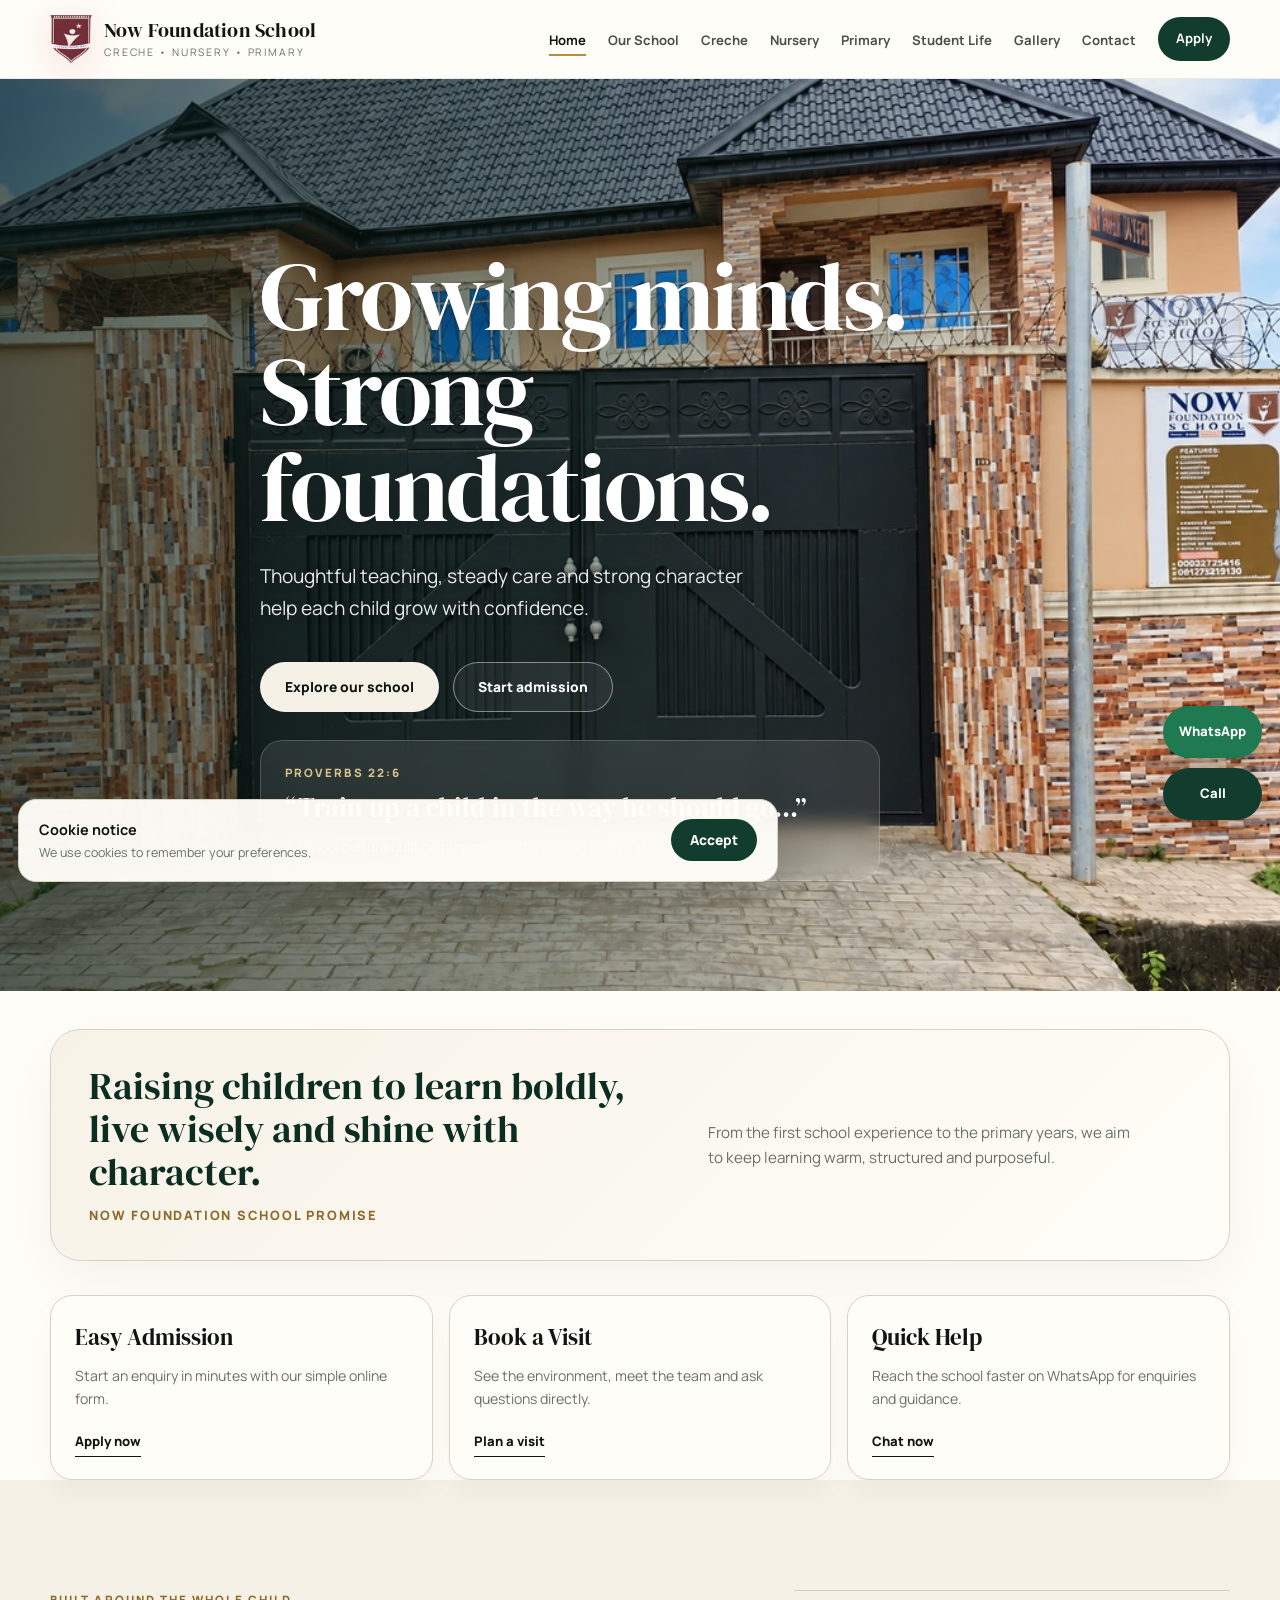
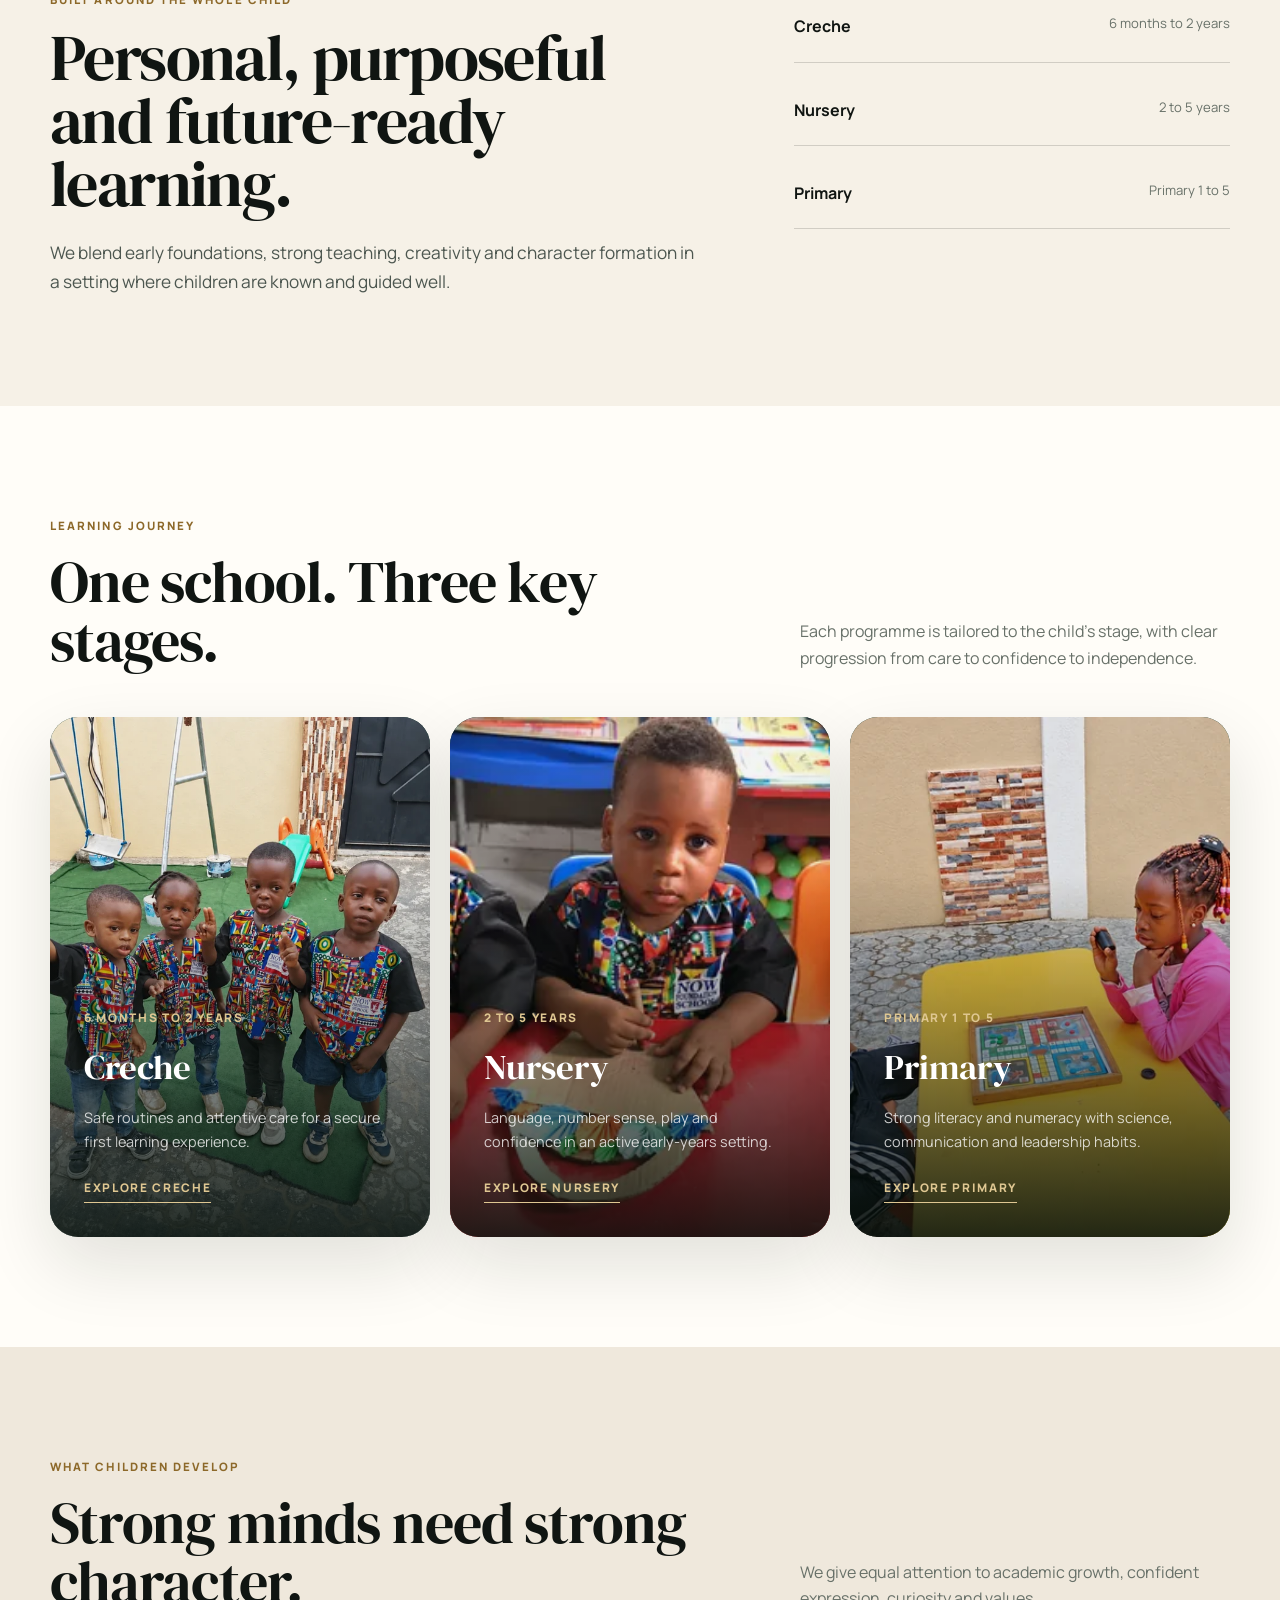
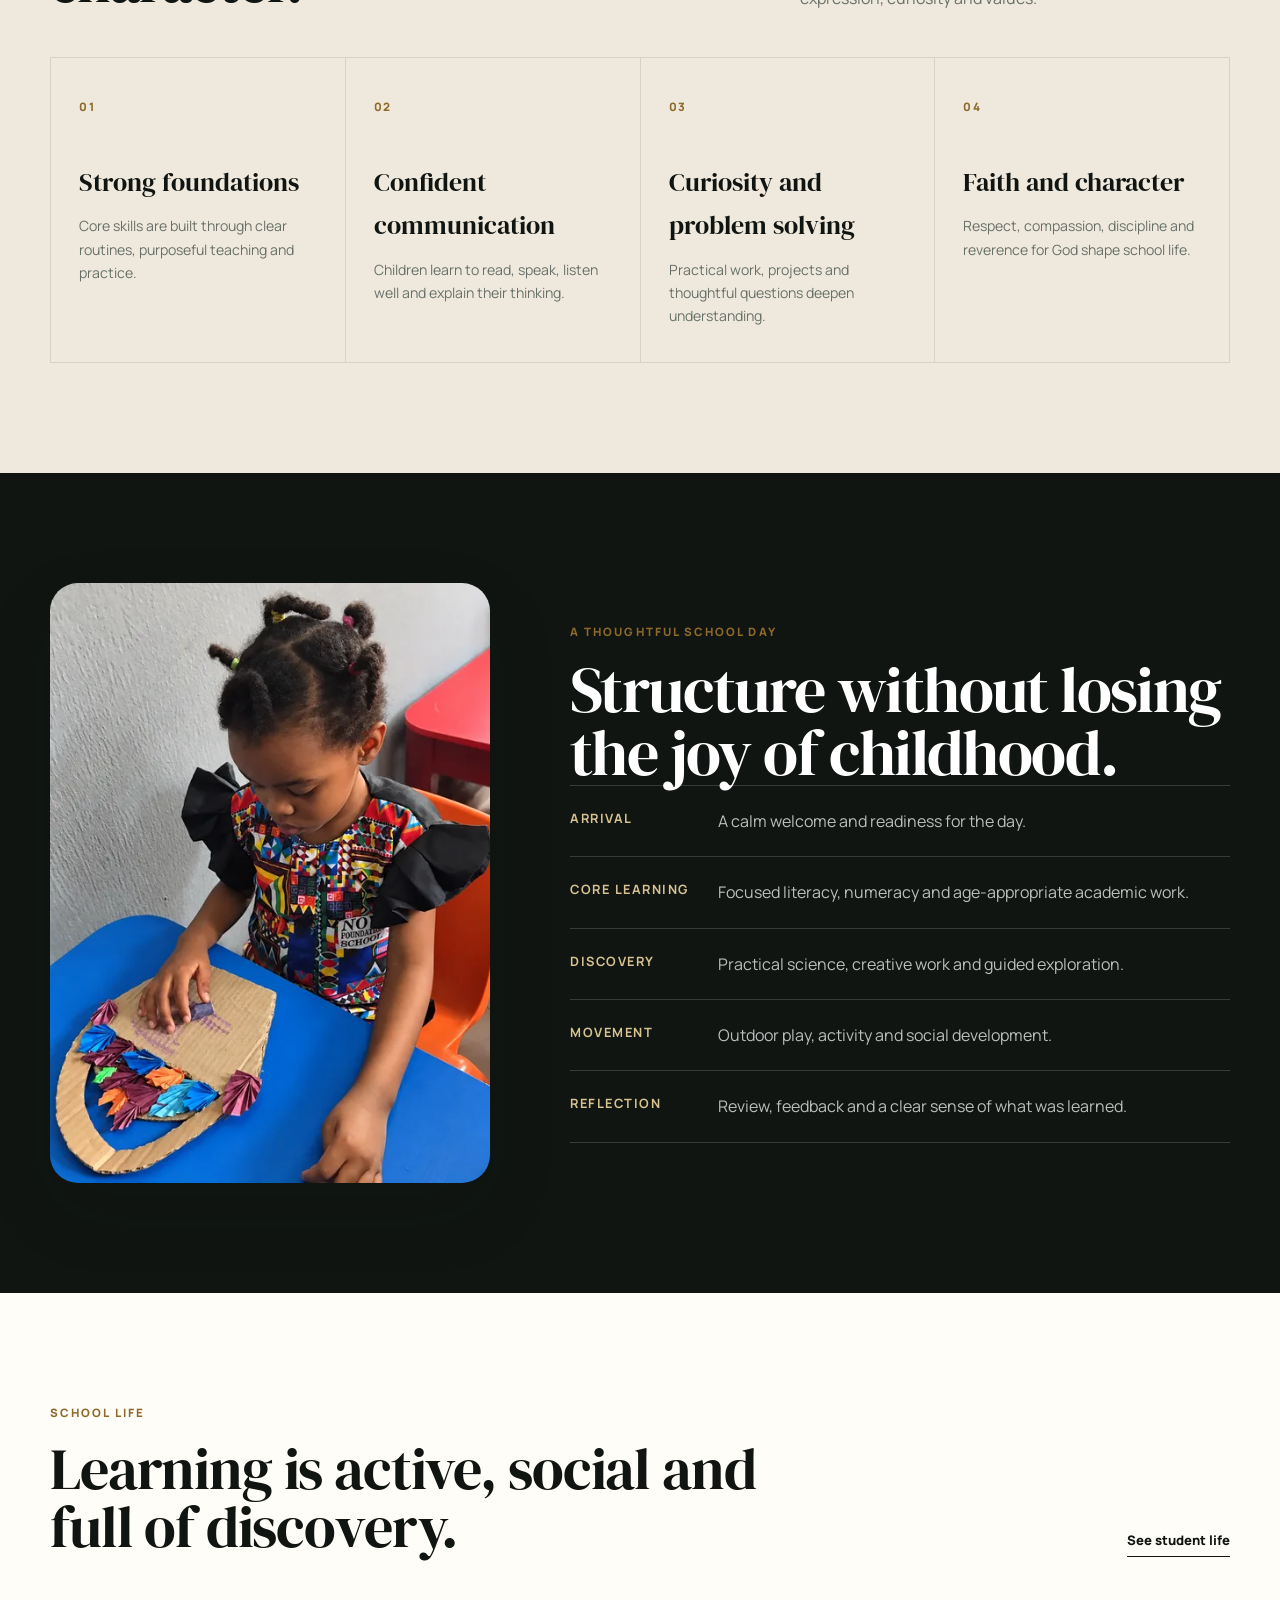
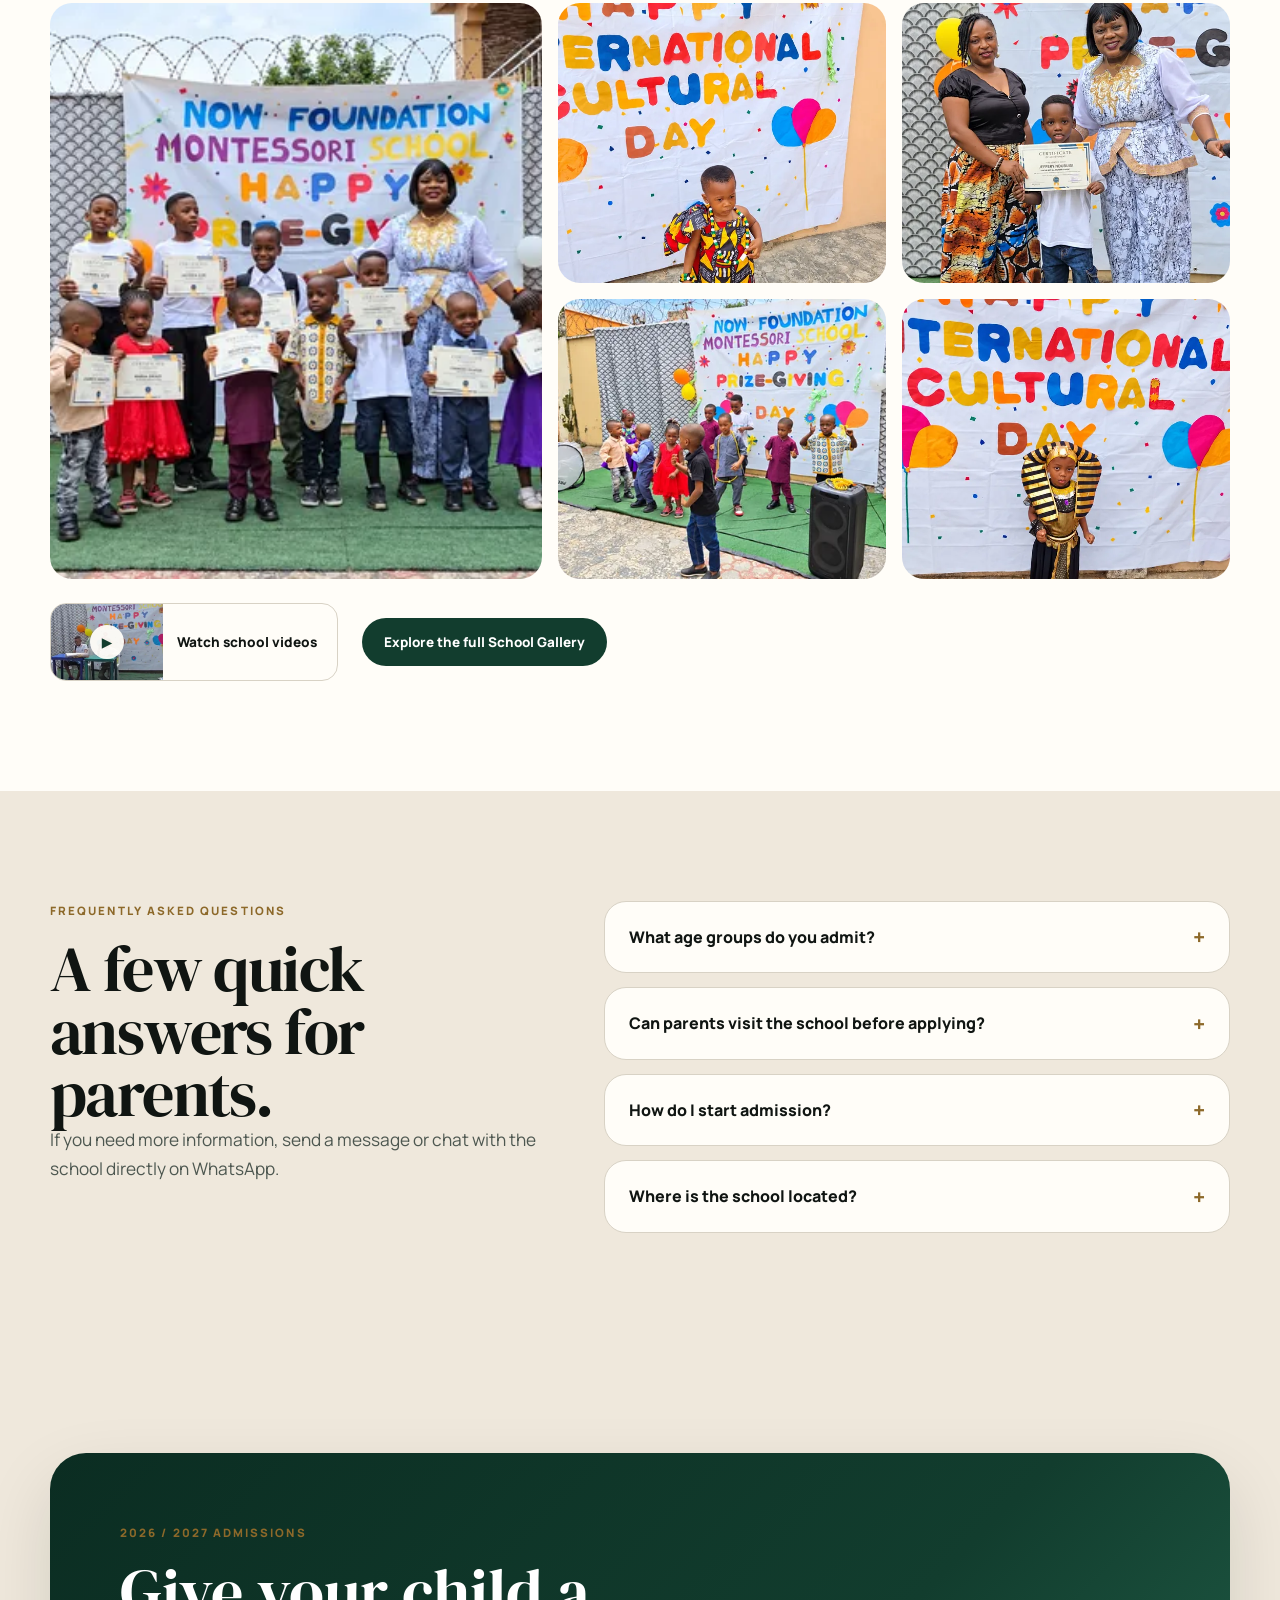
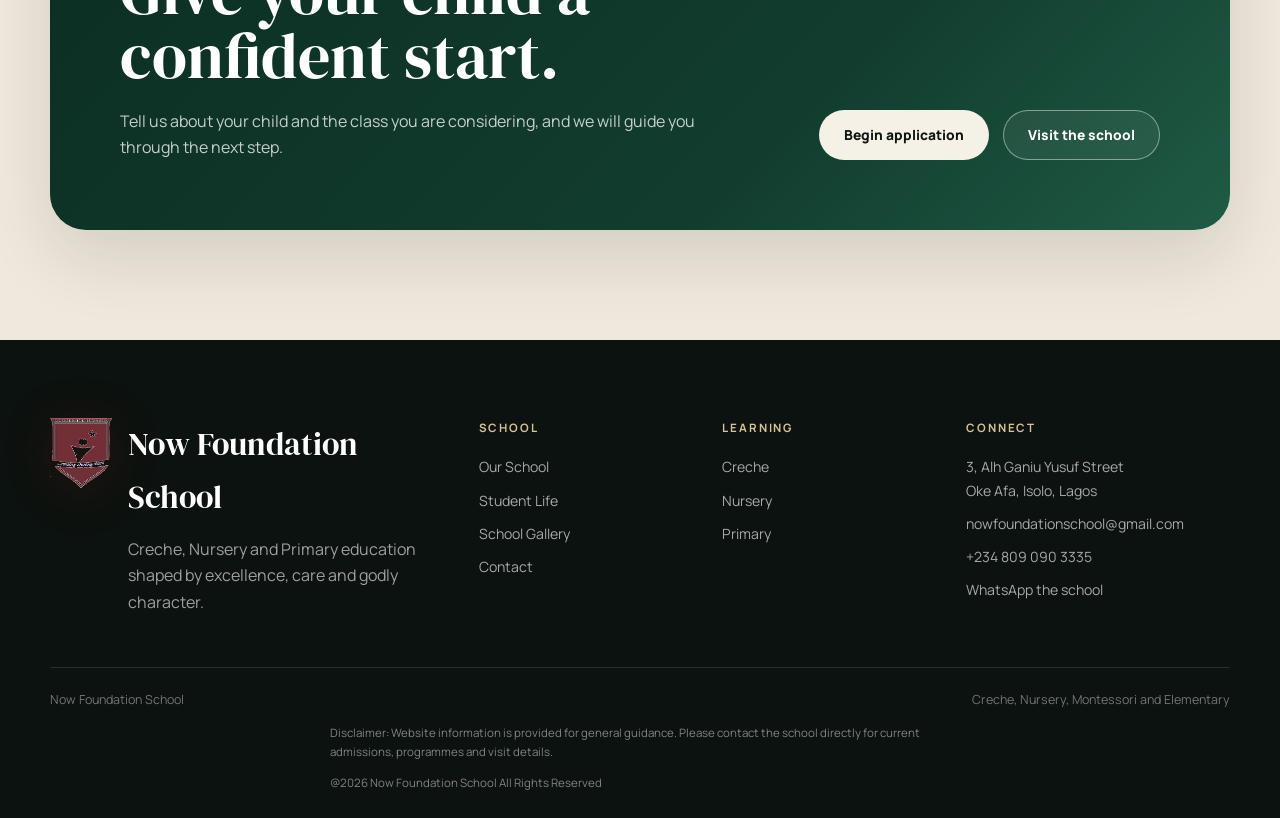
<file: index.html>
<!doctype html>
<html lang="en">
<head>
  <meta charset="utf-8">
  <meta name="viewport" content="width=device-width,initial-scale=1">
  <meta name="description" content="Now Foundation School provides child-centred Creche, Nursery and Primary education in Lagos with a nuturing environment for children to learn grow and thrive.">
  <meta name="theme-color" content="#123d2e">
  <title>Now Foundation School | Creche, Nursery and Primary in Lagos</title>
  <link rel="stylesheet" href="assets/css/site.css">
  <link rel="icon" href="assets/images/logo-symbol.png" type="image/png">
</head>
<body data-page="home">
<a class="skip-link" href="#main">Skip to main content</a>
<header class="site-header">
  <div class="container nav-shell">
    <a class="brand" href="index.html" aria-label="Now Foundation School home">
      <img class="brand-mark" src="assets/images/logo-symbol.png" alt="Now Foundation School logo">
      <span class="brand-text">
        <strong>Now Foundation School</strong>
        <span>Creche • Nursery • Primary</span>
      </span>
    </a>
    <button class="menu-button" type="button" aria-expanded="false" aria-label="Open navigation" data-menu-button><span></span></button>
    <nav class="main-nav" aria-label="Primary navigation" data-main-nav><a href="index.html" data-nav="home">Home</a><a href="about.html" data-nav="about">Our School</a><a href="creche.html" data-nav="creche">Creche</a><a href="nursery.html" data-nav="nursery">Nursery</a><a href="primary.html" data-nav="primary">Primary</a><a href="student-life.html" data-nav="student-life">Student Life</a><a href="gallery.html" data-nav="gallery">Gallery</a><a href="contact.html" data-nav="contact">Contact</a><a class="nav-cta" href="admissions.html" data-nav="admissions">Apply</a></nav>
  </div>
</header>
<main id="main">
<section class="hero">
  <div class="hero-media"><span class="media-slot" data-media-key="home_hero" aria-hidden="true"></span><div class="mobile-gate-verse"><strong class="gate-welcome">Welcome to Now Foundation School</strong><blockquote><p>&ldquo;Train up a child in the way he should go...&rdquo;</p><cite>Proverbs 22:6</cite></blockquote></div></div>
  <div class="container hero-copy">
    <h1><span>Growing minds.</span><span>Strong foundations.</span></h1>
    <p>Thoughtful teaching, steady care and strong character help each child grow with confidence.</p>
    <div class="actions"><a class="button button-primary" href="about.html">Explore our school</a><a class="button button-secondary" href="admissions.html">Start admission</a></div>
    <div class="hero-verse">
      <span>Proverbs 22:6</span>
      <strong>“Train up a child in the way he should go...”</strong>
      <p>A school culture built on purpose, guidance and godly values.</p>
    </div>
  </div>
</section>

<section class="quote-band">
  <div class="container reveal">
    <div class="quote-panel">
      <div>
        <blockquote>Raising children to learn boldly, live wisely and shine with character.</blockquote>
        <cite>Now Foundation School Promise</cite>
      </div>
      <p class="quote-note">From the first school experience to the primary years, we aim to keep learning warm, structured and purposeful.</p>
    </div>
    <div class="quick-links">
      <a class="quick-link-card" href="admissions.html"><h3>Easy Admission</h3><p>Start an enquiry in minutes with our simple online form.</p><span class="text-link">Apply now</span></a>
      <a class="quick-link-card" href="contact.html"><h3>Book a Visit</h3><p>See the environment, meet the team and ask questions directly.</p><span class="text-link">Plan a visit</span></a>
      <a class="quick-link-card" href="https://wa.me/2348090903335" target="_blank" rel="noopener"><h3>Quick Help</h3><p>Reach the school faster on WhatsApp for enquiries and guidance.</p><span class="text-link">Chat now</span></a>
    </div>
  </div>
</section>

<section class="home-intro">
  <div class="container intro-grid reveal">
    <div>
      <div class="eyebrow">Built around the whole child</div>
      <h2 class="display">Personal, purposeful and future-ready learning.</h2>
      <p class="lead">We blend early foundations, strong teaching, creativity and character formation in a setting where children are known and guided well.</p>
    </div>
    <div class="stage-stack">
      <div class="stage-row"><strong>Creche</strong><span>6 months to 2 years</span></div>
      <div class="stage-row"><strong>Nursery</strong><span>2 to 5 years</span></div>
      <div class="stage-row"><strong>Primary</strong><span>Primary 1 to 5</span></div>
    </div>
  </div>
</section>

<section class="section">
  <div class="container">
    <div class="section-head reveal"><div><div class="eyebrow">Learning journey</div><h2>One school. Three key stages.</h2></div><p>Each programme is tailored to the child's stage, with clear progression from care to confidence to independence.</p></div>
    <div class="program-grid">
      <a class="program-card reveal" href="creche.html"><span class="media-slot" data-media-key="creche_card" aria-hidden="true"></span><div class="program-card-content"><span>6 months to 2 years</span><h3>Creche</h3><p>Safe routines and attentive care for a secure first learning experience.</p><span class="text-link">Explore Creche</span></div></a>
      <a class="program-card reveal" href="nursery.html"><span class="media-slot" data-media-key="nursery_card" aria-hidden="true"></span><div class="program-card-content"><span>2 to 5 years</span><h3>Nursery</h3><p>Language, number sense, play and confidence in an active early-years setting.</p><span class="text-link">Explore Nursery</span></div></a>
      <a class="program-card reveal" href="primary.html"><span class="media-slot" data-media-key="primary_card" aria-hidden="true"></span><div class="program-card-content"><span>Primary 1 to 5</span><h3>Primary</h3><p>Strong literacy and numeracy with science, communication and leadership habits.</p><span class="text-link">Explore Primary</span></div></a>
    </div>
  </div>
</section>

<section class="section section-soft">
  <div class="container">
    <div class="section-head reveal"><div><div class="eyebrow">What children develop</div><h2>Strong minds need strong character.</h2></div><p>We give equal attention to academic growth, confident expression, curiosity and values.</p></div>
    <div class="pillars reveal">
      <div class="pillar"><span class="number">01</span><h3>Strong foundations</h3><p>Core skills are built through clear routines, purposeful teaching and practice.</p></div>
      <div class="pillar"><span class="number">02</span><h3>Confident communication</h3><p>Children learn to read, speak, listen well and explain their thinking.</p></div>
      <div class="pillar"><span class="number">03</span><h3>Curiosity and problem solving</h3><p>Practical work, projects and thoughtful questions deepen understanding.</p></div>
      <div class="pillar"><span class="number">04</span><h3>Faith and character</h3><p>Respect, compassion, discipline and reverence for God shape school life.</p></div>
    </div>
  </div>
</section>

<section class="section section-dark">
  <div class="container day-layout">
    <div class="day-image reveal"><span class="media-slot" data-media-key="home_day" aria-hidden="true"></span></div>
    <div class="reveal">
      <div class="eyebrow">A thoughtful school day</div>
      <h2 class="display">Structure without losing the joy of childhood.</h2>
      <div class="timeline">
        <div class="timeline-row"><strong>Arrival</strong><p>A calm welcome and readiness for the day.</p></div>
        <div class="timeline-row"><strong>Core learning</strong><p>Focused literacy, numeracy and age-appropriate academic work.</p></div>
        <div class="timeline-row"><strong>Discovery</strong><p>Practical science, creative work and guided exploration.</p></div>
        <div class="timeline-row"><strong>Movement</strong><p>Outdoor play, activity and social development.</p></div>
        <div class="timeline-row"><strong>Reflection</strong><p>Review, feedback and a clear sense of what was learned.</p></div>
      </div>
    </div>
  </div>
</section>

<section class="section">
  <div class="container">
    <div class="section-head reveal"><div><div class="eyebrow">School life</div><h2>Learning is active, social and full of discovery.</h2></div><a class="text-link" href="student-life.html">See student life</a></div>
    <div class="gallery-grid reveal">
      <figure><span class="media-slot" data-media-key="home_gallery_1" aria-hidden="true"></span></figure>
      <figure><span class="media-slot" data-media-key="home_gallery_2" aria-hidden="true"></span></figure>
      <figure><span class="media-slot" data-media-key="home_gallery_3" aria-hidden="true"></span></figure>
      <figure><span class="media-slot" data-media-key="home_gallery_4" aria-hidden="true"></span></figure>
      <figure><span class="media-slot" data-media-key="home_gallery_5" aria-hidden="true"></span></figure>
    </div>
    <div class="home-gallery-actions reveal"><a class="home-video-preview" href="gallery.html#videos" aria-label="Watch school videos in the gallery"><img src="public/media/images/gallery/pupils-writing-at-prize-giving.webp" alt="Two pupils taking part in a school event" loading="lazy"><span class="gallery-play" aria-hidden="true">▶</span><span>Watch school videos</span></a><a class="gallery-preview-link" href="gallery.html">Explore the full School Gallery</a></div>
  </div>
</section>

<section class="section section-soft">
  <div class="container faq-wrap">
    <div class="reveal">
      <div class="eyebrow">Frequently asked questions</div>
      <h2 class="display">A few quick answers for parents.</h2>
      <p class="lead">If you need more information, send a message or chat with the school directly on WhatsApp.</p>
    </div>
    <div class="faq-list reveal">
      <details class="faq-item"><summary>What age groups do you admit?</summary><p>We admit children into Creche, Nursery and Primary levels, depending on age and readiness.</p></details>
      <details class="faq-item"><summary>Can parents visit the school before applying?</summary><p>Yes. Parents can arrange a visit through the contact page or the quick call and WhatsApp buttons.</p></details>
      <details class="faq-item"><summary>How do I start admission?</summary><p>Use the online admission form, then the school can guide you on the next step.</p></details>
      <details class="faq-item"><summary>Where is the school located?</summary><p>3, Alh Ganiu Yusuf Street, Oke Afa, Isolo, Lagos.</p></details>
    </div>
  </div>
</section>

<section class="section section-soft"><div class="container"><div class="cta-panel reveal"><div><div class="eyebrow">2026 / 2027 admissions</div><h2>Give your child a confident start.</h2><p>Tell us about your child and the class you are considering, and we will guide you through the next step.</p></div><div class="actions"><a class="button button-primary" href="admissions.html">Begin application</a><a class="button button-secondary" href="contact.html">Visit the school</a></div></div></div></section>
</main>
<footer class="site-footer">
  <div class="container footer-grid">
    <div class="footer-brand">
      <img class="footer-mark" src="assets/images/logo-symbol.png" alt="Now Foundation School logo">
      <div>
        <h2>Now Foundation School</h2>
        <p>Creche, Nursery and Primary education shaped by excellence, care and godly character.</p>
      </div>
    </div>
    <div class="footer-col">
      <h3>School</h3>
      <a href="about.html">Our School</a>
      <a href="student-life.html">Student Life</a><a href="gallery.html">School Gallery</a>
      <a href="contact.html">Contact</a>
    </div>
    <div class="footer-col">
      <h3>Learning</h3>
      <a href="creche.html">Creche</a>
      <a href="nursery.html">Nursery</a>
      <a href="primary.html">Primary</a>
    </div>
    <div class="footer-col">
      <h3>Connect</h3>
      <p>3, Alh Ganiu Yusuf Street<br>Oke Afa, Isolo, Lagos</p>
      <a href="mailto:nowfoundationschool@gmail.com">nowfoundationschool@gmail.com</a>
      <a href="tel:+2348090903335">+234 809 090 3335</a>
      <a href="https://wa.me/2348090903335" target="_blank" rel="noopener">WhatsApp the school</a>
    </div>
  </div>
  <div class="container footer-bottom">
    <span>Now Foundation School</span>
    <span>Creche, Nursery, Montessori and Elementary</span>
  </div><p class="footer-disclaimer">Disclaimer: Website information is provided for general guidance. Please contact the school directly for current admissions, programmes and visit details.</p><p class="footer-disclaimer">@2026 Now Foundation School All Rights Reserved</p>
</footer>
<script src="assets/js/site.js"></script>
</body>
</html>
</file>
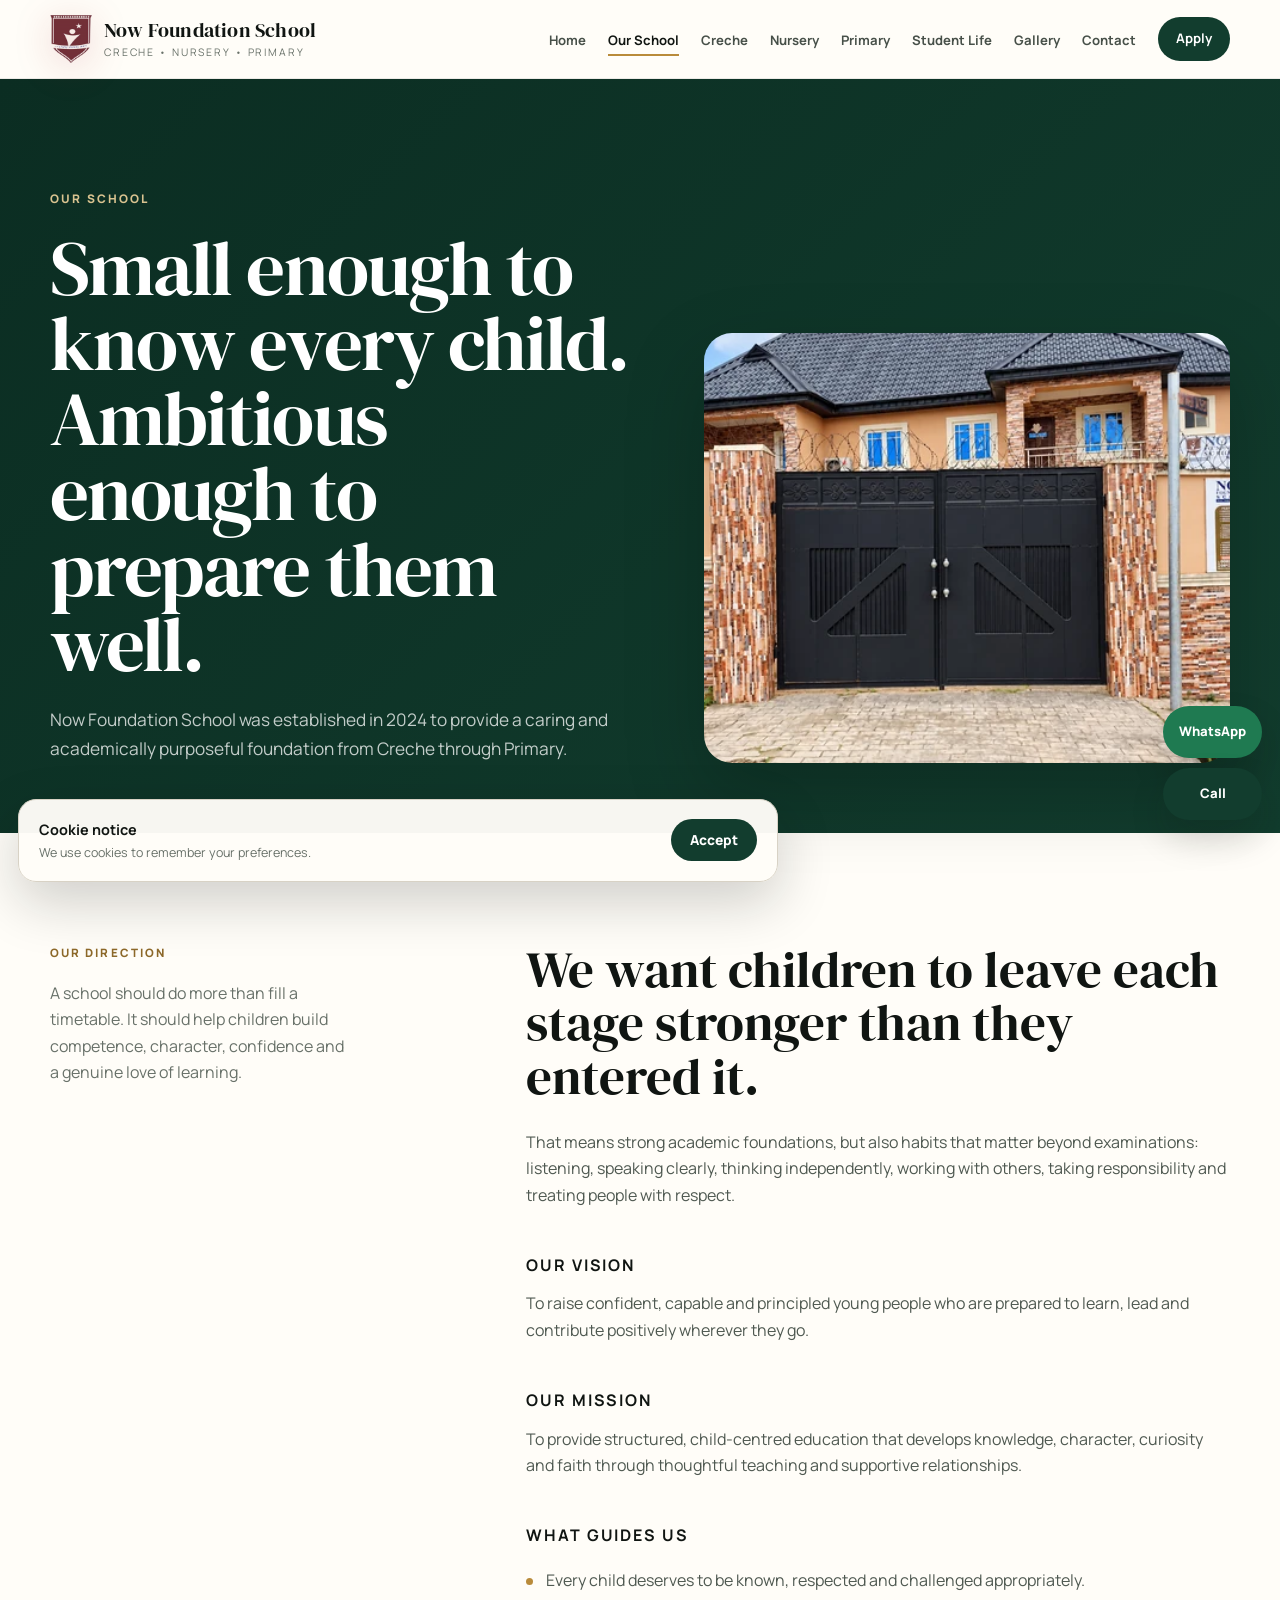
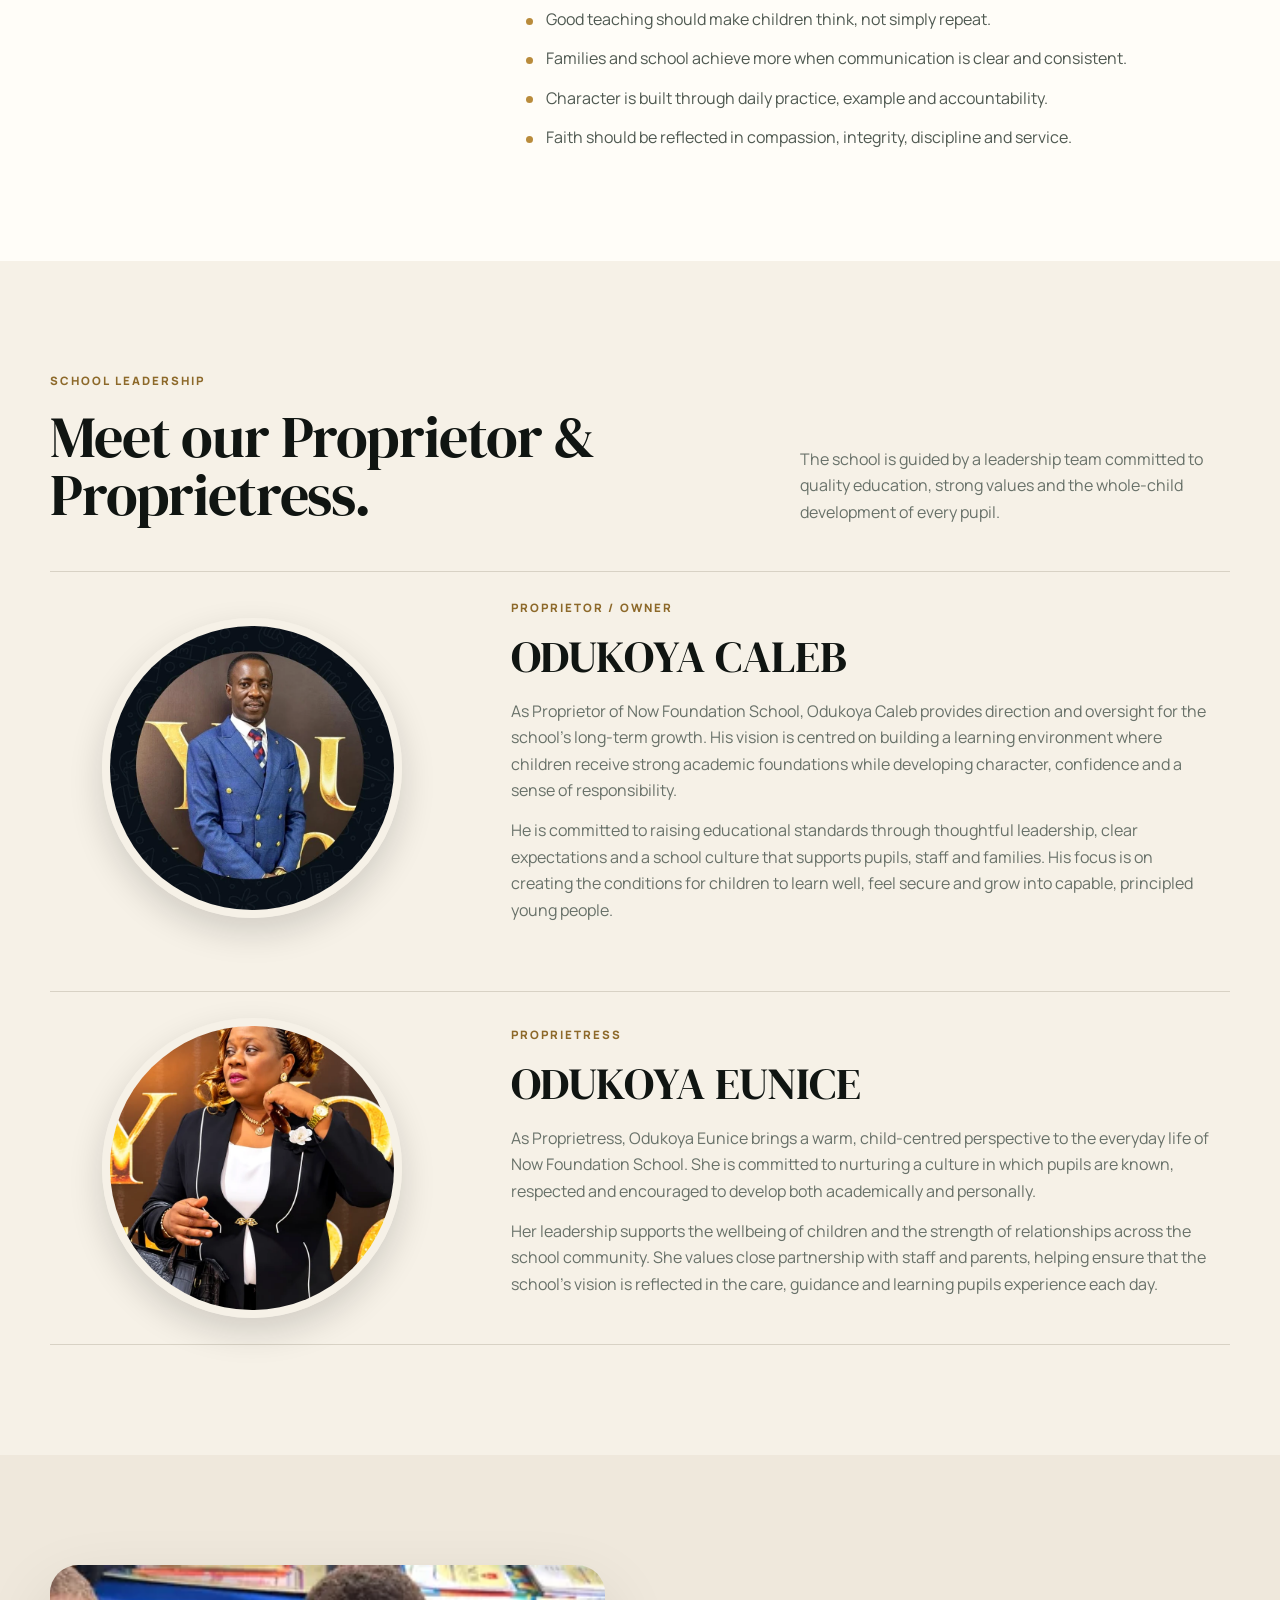
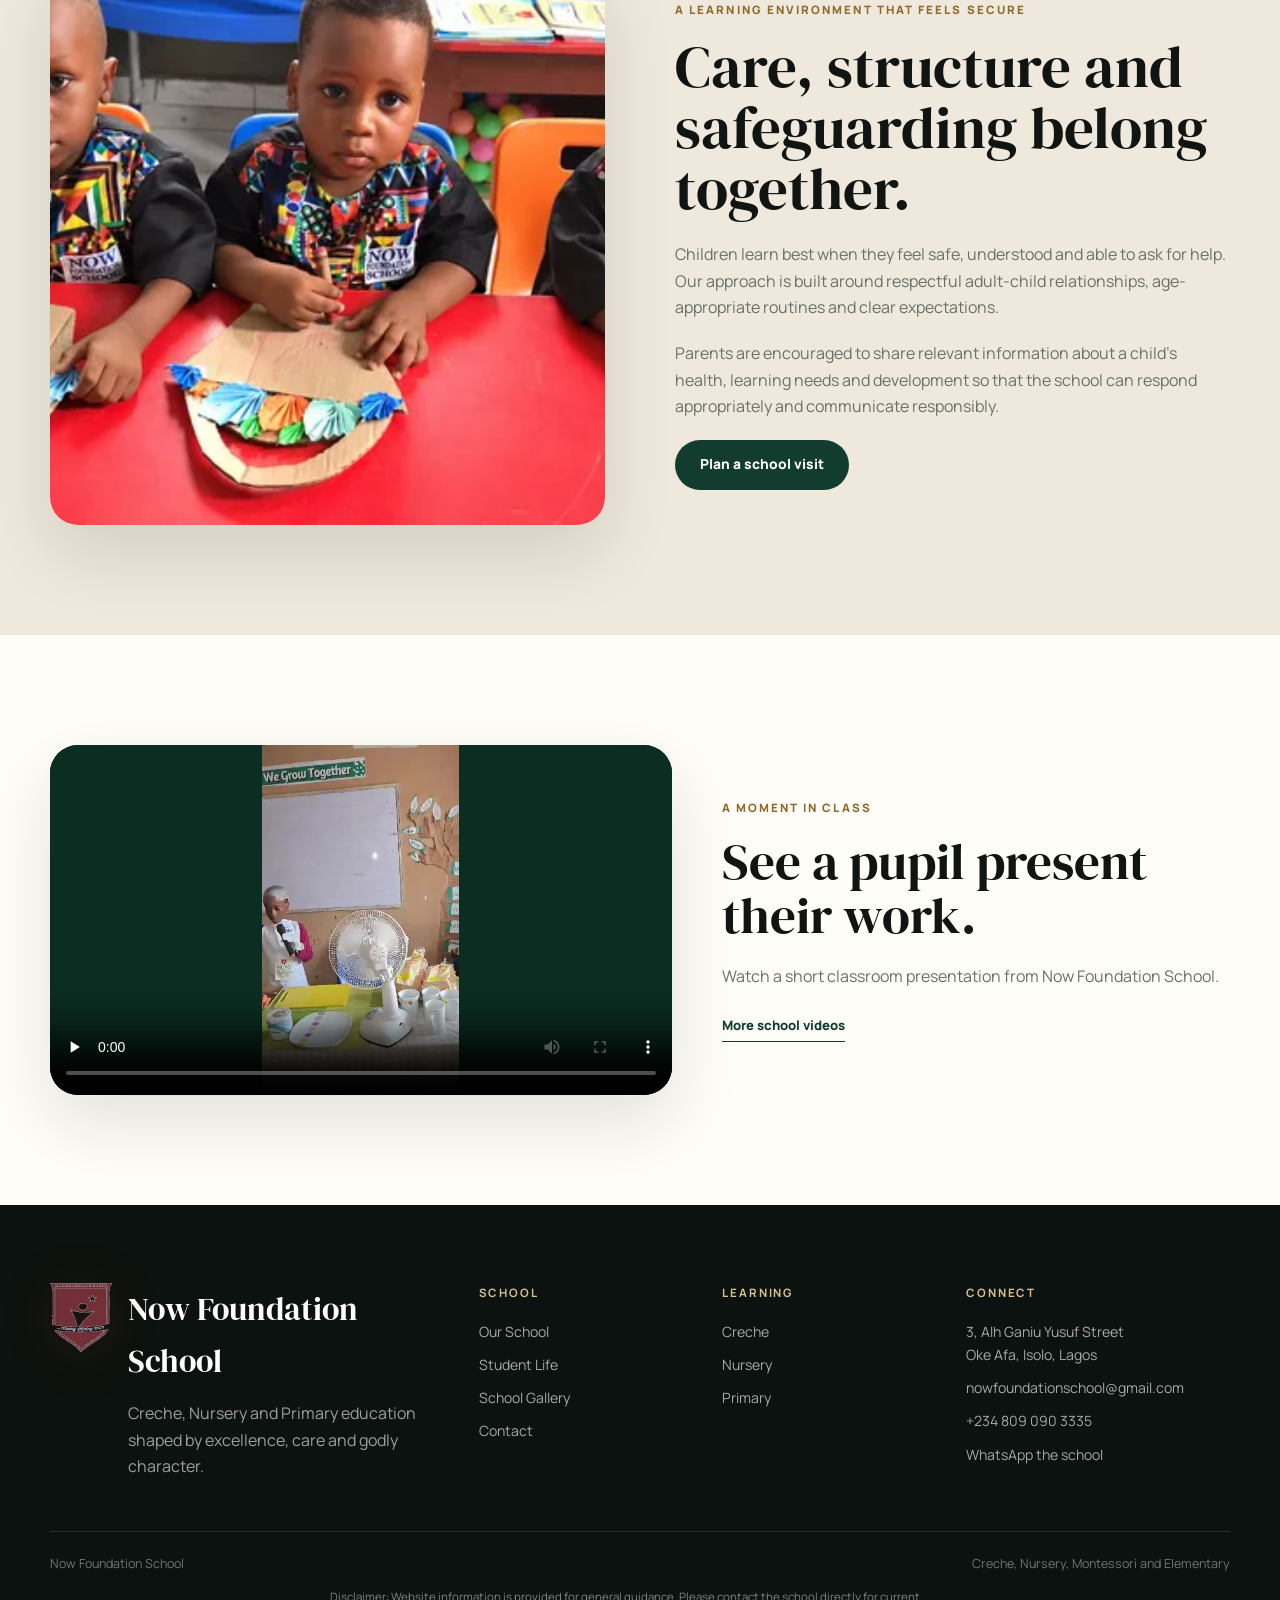
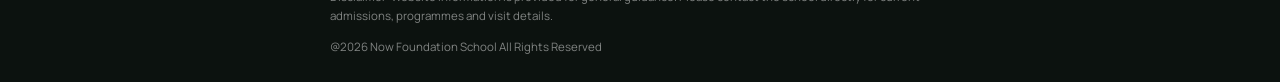
<file: about.html>
<!doctype html>
<html lang="en">
<head>
  <meta charset="utf-8">
  <meta name="viewport" content="width=device-width,initial-scale=1">
  <meta name="description" content="Learn about Now Foundation School our vision, mission and learning culture and commitment to quality education in Lagos.">
  <meta name="theme-color" content="#123d2e">
  <title>Our School | Now Foundation School</title>
  <link rel="stylesheet" href="assets/css/site.css">
  <link rel="icon" href="assets/images/logo-symbol.png" type="image/png">
</head>
<body data-page="about">
<a class="skip-link" href="#main">Skip to main content</a>
<header class="site-header">
  <div class="container nav-shell">
    <a class="brand" href="index.html" aria-label="Now Foundation School home">
      <img class="brand-mark" src="assets/images/logo-symbol.png" alt="Now Foundation School logo">
      <span class="brand-text">
        <strong>Now Foundation School</strong>
        <span>Creche • Nursery • Primary</span>
      </span>
    </a>
    <button class="menu-button" type="button" aria-expanded="false" aria-label="Open navigation" data-menu-button><span></span></button>
    <nav class="main-nav" aria-label="Primary navigation" data-main-nav><a href="index.html" data-nav="home">Home</a><a href="about.html" data-nav="about">Our School</a><a href="creche.html" data-nav="creche">Creche</a><a href="nursery.html" data-nav="nursery">Nursery</a><a href="primary.html" data-nav="primary">Primary</a><a href="student-life.html" data-nav="student-life">Student Life</a><a href="gallery.html" data-nav="gallery">Gallery</a><a href="contact.html" data-nav="contact">Contact</a><a class="nav-cta" href="admissions.html" data-nav="admissions">Apply</a></nav>
  </div>
</header>
<main id="main">
<section class="page-hero"><div class="container page-hero-grid"><div><div class="kicker">Our School</div><h1>Small enough to know every child. Ambitious enough to prepare them well.</h1><p>Now Foundation School was established in 2024 to provide a caring and academically purposeful foundation from Creche through Primary.</p></div><div class="page-hero-image"><span class="media-slot" data-media-key="about_hero" aria-hidden="true"></span></div></div></section>
<section class="section"><div class="container editorial"><aside><div class="eyebrow">Our direction</div><p>A school should do more than fill a timetable. It should help children build competence, character, confidence and a genuine love of learning.</p></aside><div class="editorial-copy reveal"><h2>We want children to leave each stage stronger than they entered it.</h2><p>That means strong academic foundations, but also habits that matter beyond examinations: listening, speaking clearly, thinking independently, working with others, taking responsibility and treating people with respect.</p><h3>Our vision</h3><p>To raise confident, capable and principled young people who are prepared to learn, lead and contribute positively wherever they go.</p><h3>Our mission</h3><p>To provide structured, child-centred education that develops knowledge, character, curiosity and faith through thoughtful teaching and supportive relationships.</p><h3>What guides us</h3><ul><li>Every child deserves to be known, respected and challenged appropriately.</li><li>Good teaching should make children think, not simply repeat.</li><li>Families and school achieve more when communication is clear and consistent.</li><li>Character is built through daily practice, example and accountability.</li><li>Faith should be reflected in compassion, integrity, discipline and service.</li></ul></div></div></section>
<section class="section leadership-section"><div class="container"><div class="section-head reveal"><div><div class="eyebrow">School leadership</div><h2>Meet our Proprietor &amp; Proprietress.</h2></div><p>The school is guided by a leadership team committed to quality education, strong values and the whole-child development of every pupil.</p></div><div class="leadership-list"><article class="leadership-profile reveal"><div class="leadership-portrait"><img src="public/media/images/leadership/proprietor-caleb.webp" alt="Mr. Odukoya Caleb, Proprietor of Now Foundation School" width="760" height="760" loading="lazy"></div><div class="leadership-copy"><div class="eyebrow">Proprietor / Owner</div><h3>ODUKOYA CALEB</h3><p>As Proprietor of Now Foundation School, Odukoya Caleb provides direction and oversight for the school's long-term growth. His vision is centred on building a learning environment where children receive strong academic foundations while developing character, confidence and a sense of responsibility.</p><p>He is committed to raising educational standards through thoughtful leadership, clear expectations and a school culture that supports pupils, staff and families. His focus is on creating the conditions for children to learn well, feel secure and grow into capable, principled young people.</p></div></article><article class="leadership-profile reveal"><div class="leadership-portrait"><img src="public/media/images/leadership/proprietress-eunice.webp" alt="Mrs. Odukoya Eunice, Proprietress of Now Foundation School" width="760" height="760" loading="lazy"></div><div class="leadership-copy"><div class="eyebrow">Proprietress</div><h3>ODUKOYA EUNICE</h3><p>As Proprietress, Odukoya Eunice brings a warm, child-centred perspective to the everyday life of Now Foundation School. She is committed to nurturing a culture in which pupils are known, respected and encouraged to develop both academically and personally.</p><p>Her leadership supports the wellbeing of children and the strength of relationships across the school community. She values close partnership with staff and parents, helping ensure that the school's vision is reflected in the care, guidance and learning pupils experience each day.</p></div></article></div></div></section>
<section class="section section-soft"><div class="container split-section"><div class="split-image reveal"><span class="media-slot" data-media-key="about_environment" aria-hidden="true"></span></div><div class="split-copy reveal"><div class="eyebrow">A learning environment that feels secure</div><h2>Care, structure and safeguarding belong together.</h2><p>Children learn best when they feel safe, understood and able to ask for help. Our approach is built around respectful adult-child relationships, age-appropriate routines and clear expectations.</p><p>Parents are encouraged to share relevant information about a child's health, learning needs and development so that the school can respond appropriately and communicate responsibly.</p><a class="button button-dark" href="contact.html">Plan a school visit</a></div></div></section>
<section class="section"><div class="container video-feature"><div class="video-feature-media reveal"><video controls playsinline preload="none" poster="public/media/images/gallery/classroom-presentation.webp" aria-label="Pupil presenting an activity in class"><source src="public/media/videos/classrooms/classroom-presentation.mp4" type="video/mp4"></video></div><div class="video-feature-copy reveal"><div class="eyebrow">A moment in class</div><h2>See a pupil present their work.</h2><p>Watch a short classroom presentation from Now Foundation School.</p><a class="text-link" href="gallery.html#videos">More school videos</a></div></div></section>
</main>
<footer class="site-footer">
  <div class="container footer-grid">
    <div class="footer-brand">
      <img class="footer-mark" src="assets/images/logo-symbol.png" alt="Now Foundation School logo">
      <div>
        <h2>Now Foundation School</h2>
        <p>Creche, Nursery and Primary education shaped by excellence, care and godly character.</p>
      </div>
    </div>
    <div class="footer-col">
      <h3>School</h3>
      <a href="about.html">Our School</a>
      <a href="student-life.html">Student Life</a><a href="gallery.html">School Gallery</a>
      <a href="contact.html">Contact</a>
    </div>
    <div class="footer-col">
      <h3>Learning</h3>
      <a href="creche.html">Creche</a>
      <a href="nursery.html">Nursery</a>
      <a href="primary.html">Primary</a>
    </div>
    <div class="footer-col">
      <h3>Connect</h3>
      <p>3, Alh Ganiu Yusuf Street<br>Oke Afa, Isolo, Lagos</p>
      <a href="mailto:nowfoundationschool@gmail.com">nowfoundationschool@gmail.com</a>
      <a href="tel:+2348090903335">+234 809 090 3335</a>
      <a href="https://wa.me/2348090903335" target="_blank" rel="noopener">WhatsApp the school</a>
    </div>
  </div>
  <div class="container footer-bottom">
    <span>Now Foundation School</span>
    <span>Creche, Nursery, Montessori and Elementary</span>
  </div><p class="footer-disclaimer">Disclaimer: Website information is provided for general guidance. Please contact the school directly for current admissions, programmes and visit details.</p><p class="footer-disclaimer">@2026 Now Foundation School All Rights Reserved</p>
</footer>
<script src="assets/js/site.js"></script>
</body>
</html>
</file>
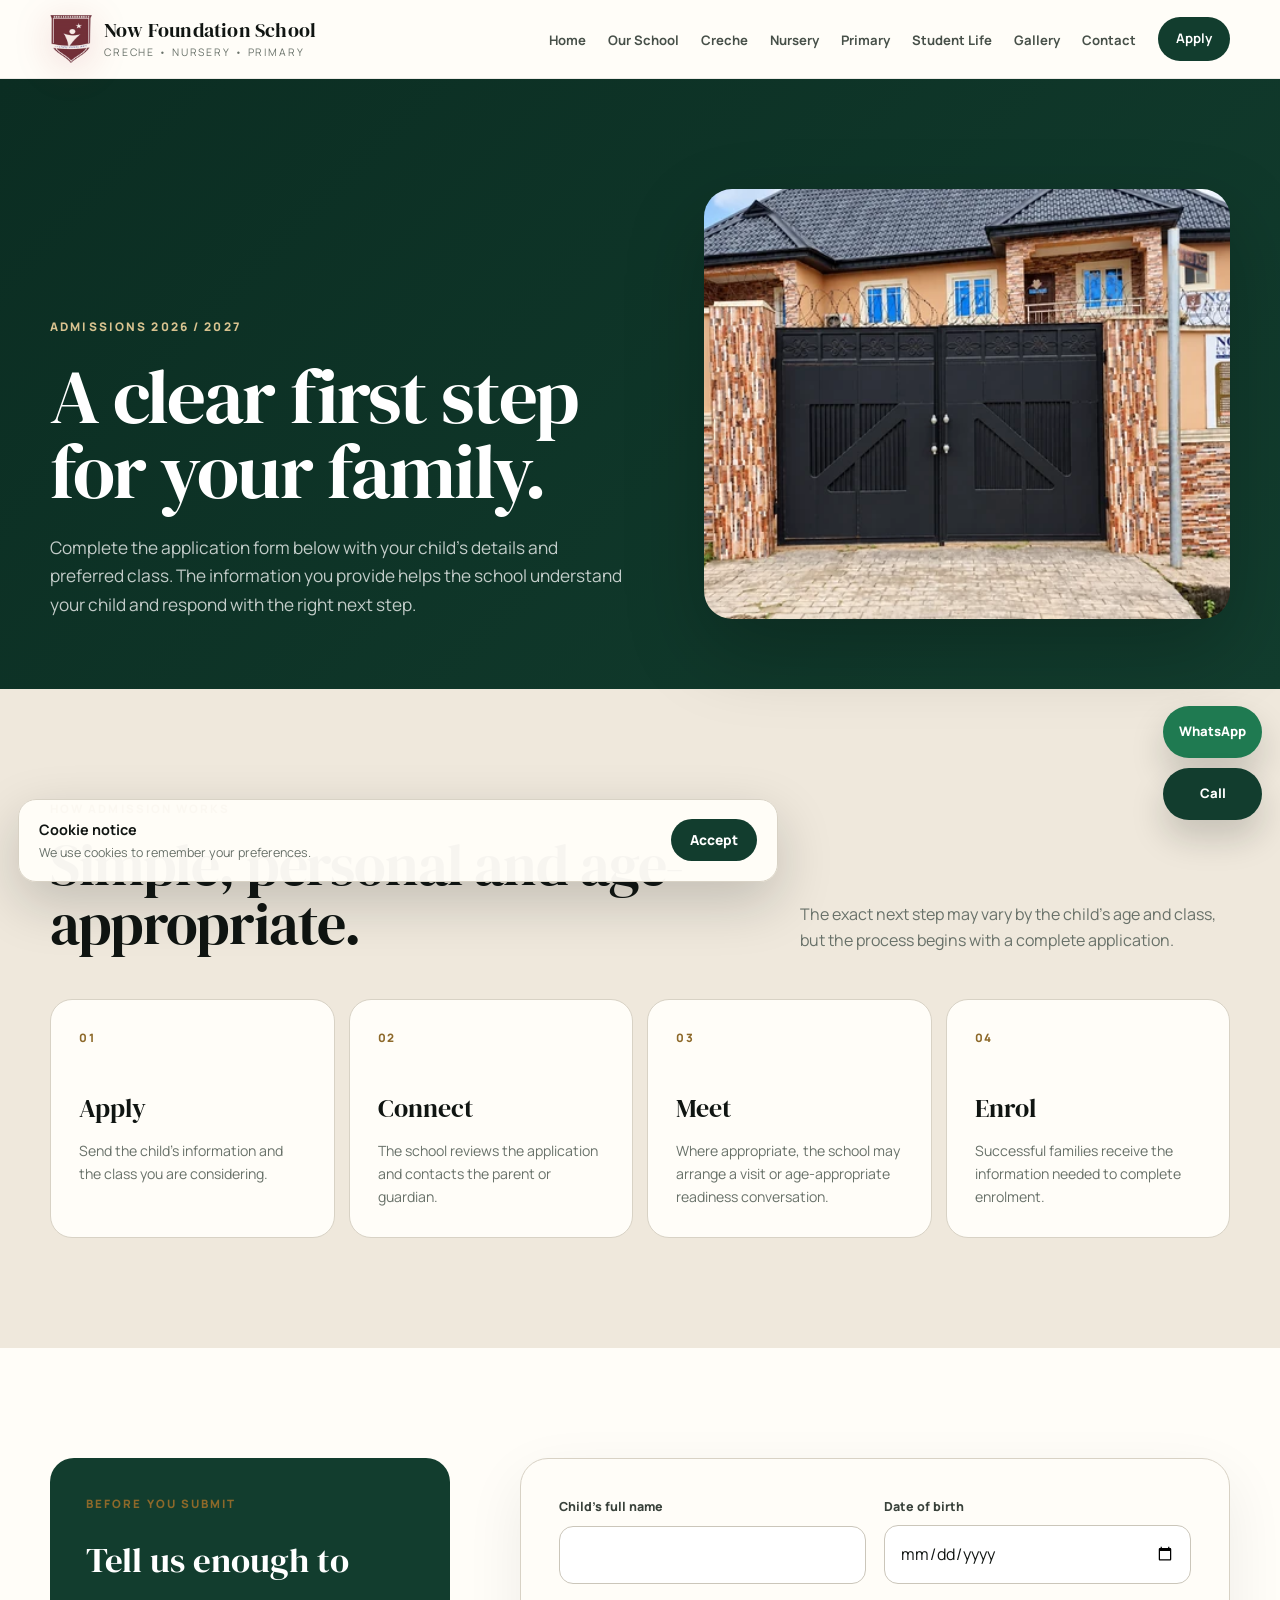
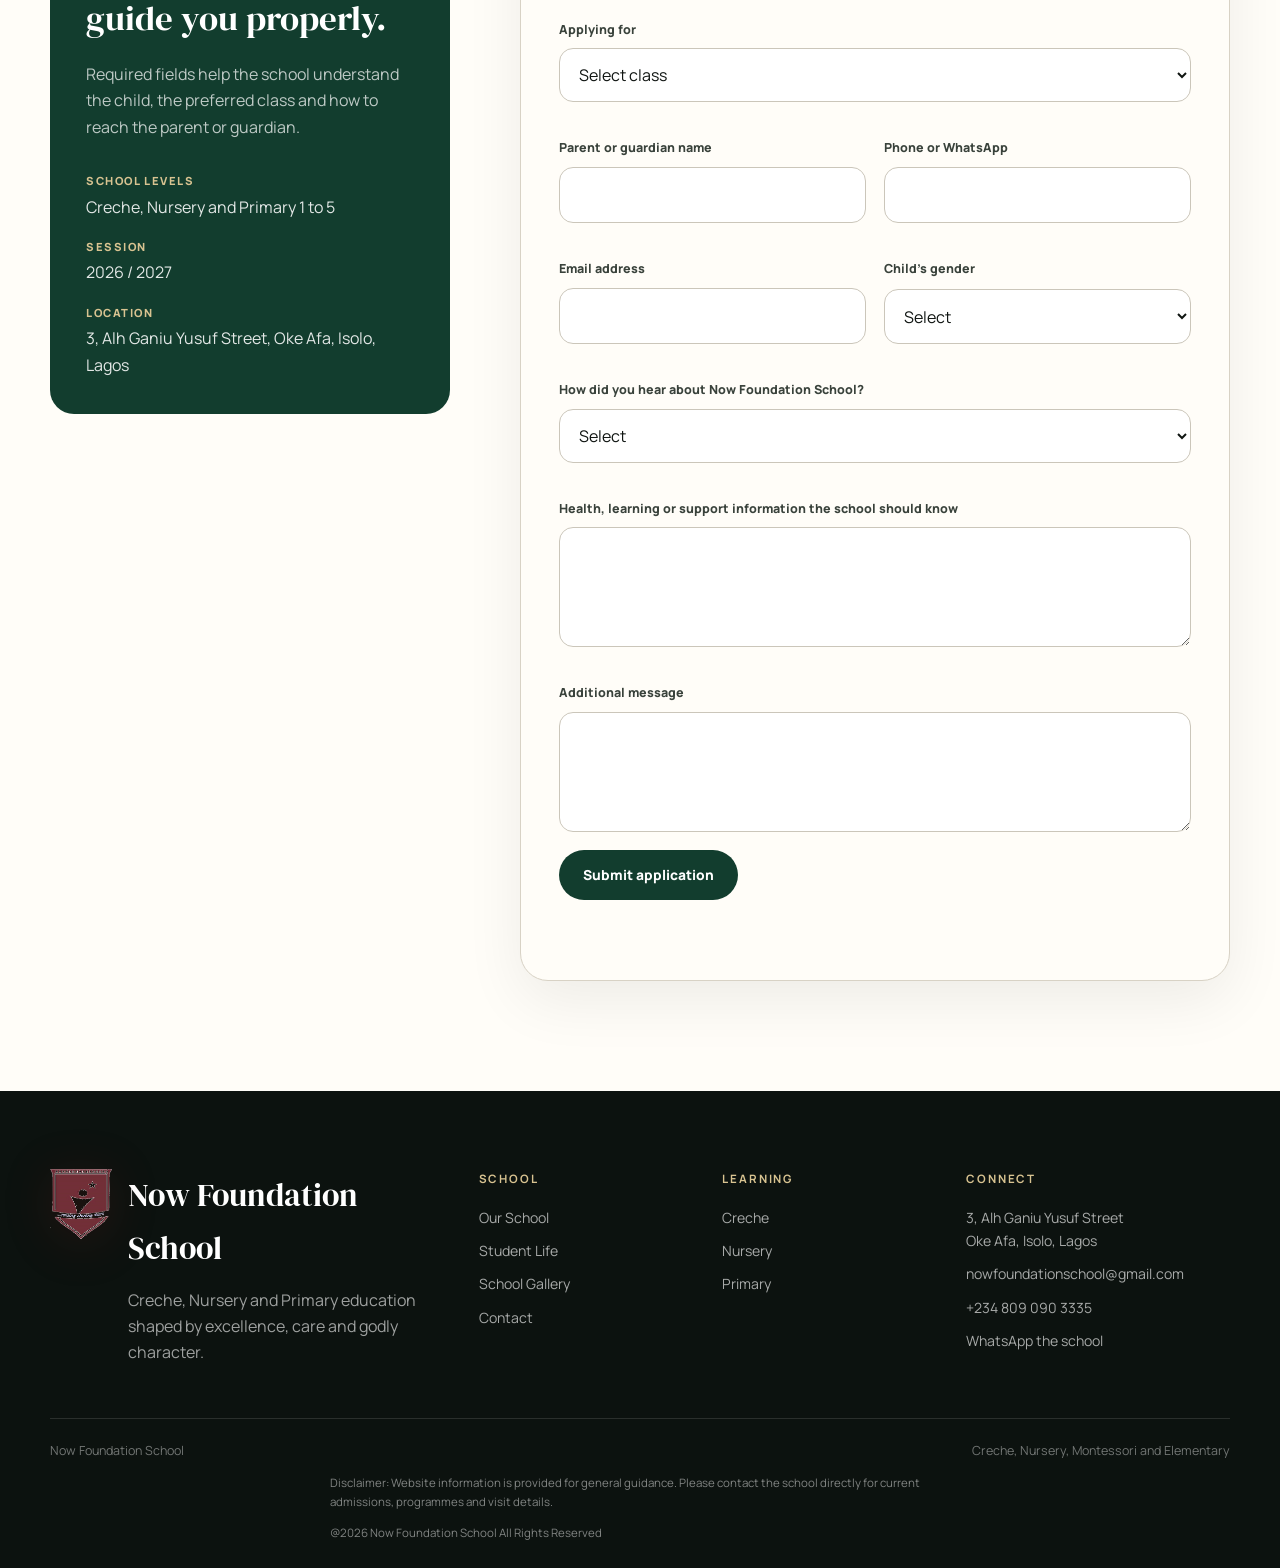
<file: admissions.html>
<!doctype html>
<html lang="en">
<head>
  <meta charset="utf-8">
  <meta name="viewport" content="width=device-width,initial-scale=1">
  <meta name="description" content="Apply for 2026/2027 admission to Now Foundation School in Lagos, Find admission information, requirements and how to apply.">
  <meta name="theme-color" content="#123d2e">
  <title>Admissions 2026/2027 | Now Foundation School</title>
  <link rel="stylesheet" href="assets/css/site.css">
  <link rel="icon" href="assets/images/logo-symbol.png" type="image/png">
</head>
<body data-page="admissions">
<a class="skip-link" href="#main">Skip to main content</a>
<header class="site-header">
  <div class="container nav-shell">
    <a class="brand" href="index.html" aria-label="Now Foundation School home">
      <img class="brand-mark" src="assets/images/logo-symbol.png" alt="Now Foundation School logo">
      <span class="brand-text">
        <strong>Now Foundation School</strong>
        <span>Creche • Nursery • Primary</span>
      </span>
    </a>
    <button class="menu-button" type="button" aria-expanded="false" aria-label="Open navigation" data-menu-button><span></span></button>
    <nav class="main-nav" aria-label="Primary navigation" data-main-nav><a href="index.html" data-nav="home">Home</a><a href="about.html" data-nav="about">Our School</a><a href="creche.html" data-nav="creche">Creche</a><a href="nursery.html" data-nav="nursery">Nursery</a><a href="primary.html" data-nav="primary">Primary</a><a href="student-life.html" data-nav="student-life">Student Life</a><a href="gallery.html" data-nav="gallery">Gallery</a><a href="contact.html" data-nav="contact">Contact</a><a class="nav-cta" href="admissions.html" data-nav="admissions">Apply</a></nav>
  </div>
</header>
<main id="main">
<section class="page-hero"><div class="container page-hero-grid"><div><div class="kicker">Admissions 2026 / 2027</div><h1>A clear first step for your family.</h1><p>Complete the application form below with your child's details and preferred class. The information you provide helps the school understand your child and respond with the right next step.</p></div><div class="page-hero-image"><span class="media-slot" data-media-key="admissions_hero" aria-hidden="true"></span></div></div></section>
<section class="section section-soft"><div class="container"><div class="section-head reveal"><div><div class="eyebrow">How admission works</div><h2>Simple, personal and age-appropriate.</h2></div><p>The exact next step may vary by the child's age and class, but the process begins with a complete application.</p></div><div class="admission-steps reveal"><div class="step"><span>01</span><h3>Apply</h3><p>Send the child's information and the class you are considering.</p></div><div class="step"><span>02</span><h3>Connect</h3><p>The school reviews the application and contacts the parent or guardian.</p></div><div class="step"><span>03</span><h3>Meet</h3><p>Where appropriate, the school may arrange a visit or age-appropriate readiness conversation.</p></div><div class="step"><span>04</span><h3>Enrol</h3><p>Successful families receive the information needed to complete enrolment.</p></div></div></div></section>
<section class="section"><div class="container form-shell"><div class="form-note reveal"><div class="eyebrow">Before you submit</div><h2>Tell us enough to guide you properly.</h2><p>Required fields help the school understand the child, the preferred class and how to reach the parent or guardian.</p><dl><div><dt>School levels</dt><dd>Creche, Nursery and Primary 1 to 5</dd></div><div><dt>Session</dt><dd>2026 / 2027</dd></div><div><dt>Location</dt><dd>3, Alh Ganiu Yusuf Street, Oke Afa, Isolo, Lagos</dd></div></dl></div><form class="form-card reveal" id="admissionForm" action="https://formspree.io/f/mzdayydn" method="POST" data-formspree data-success="Thank you. Your child's application has been received. The school can now review the information and contact you about the next step."><input type="hidden" name="form_type" value="Admission Application"><input type="hidden" name="academic_session" value="2026/2027"><div class="form-grid"><div class="field"><label for="child-name">Child's full name</label><input id="child-name" name="child_name" type="text" autocomplete="name" required></div><div class="field"><label for="dob">Date of birth</label><input id="dob" name="dob" type="date" required></div><div class="field full"><label for="class">Applying for</label><select id="class" name="class" required><option value="">Select class</option><option>Creche (6 months to 2 years)</option><option>Nursery 1 (2 to 3 years)</option><option>Nursery 2 (3 to 4 years)</option><option>Nursery 3 / KG (4 to 5 years)</option><option>Primary 1</option><option>Primary 2</option><option>Primary 3</option><option>Primary 4</option><option>Primary 5</option></select></div><div class="field"><label for="parent">Parent or guardian name</label><input id="parent" name="parent" type="text" autocomplete="name" required></div><div class="field"><label for="phone">Phone or WhatsApp</label><input id="phone" name="phone" type="tel" autocomplete="tel" required></div><div class="field"><label for="email">Email address</label><input id="email" name="email" type="email" autocomplete="email"></div><div class="field"><label for="gender">Child's gender</label><select id="gender" name="gender"><option value="">Select</option><option>Male</option><option>Female</option></select></div><div class="field full"><label for="referral">How did you hear about Now Foundation School?</label><select id="referral" name="referral"><option value="">Select</option><option>Friend or family referral</option><option>Facebook or social media</option><option>Google search</option><option>Walk-in or school visit</option><option>Community referral</option><option>Other</option></select></div><div class="field full"><label for="medical">Health, learning or support information the school should know</label><textarea id="medical" name="special_needs"></textarea></div><div class="field full"><label for="message">Additional message</label><textarea id="message" name="message"></textarea></div></div><button class="button button-dark" type="submit">Submit application</button><div class="form-status" aria-live="polite" data-status></div></form></div></section>
</main>
<footer class="site-footer">
  <div class="container footer-grid">
    <div class="footer-brand">
      <img class="footer-mark" src="assets/images/logo-symbol.png" alt="Now Foundation School logo">
      <div>
        <h2>Now Foundation School</h2>
        <p>Creche, Nursery and Primary education shaped by excellence, care and godly character.</p>
      </div>
    </div>
    <div class="footer-col">
      <h3>School</h3>
      <a href="about.html">Our School</a>
      <a href="student-life.html">Student Life</a><a href="gallery.html">School Gallery</a>
      <a href="contact.html">Contact</a>
    </div>
    <div class="footer-col">
      <h3>Learning</h3>
      <a href="creche.html">Creche</a>
      <a href="nursery.html">Nursery</a>
      <a href="primary.html">Primary</a>
    </div>
    <div class="footer-col">
      <h3>Connect</h3>
      <p>3, Alh Ganiu Yusuf Street<br>Oke Afa, Isolo, Lagos</p>
      <a href="mailto:nowfoundationschool@gmail.com">nowfoundationschool@gmail.com</a>
      <a href="tel:+2348090903335">+234 809 090 3335</a>
      <a href="https://wa.me/2348090903335" target="_blank" rel="noopener">WhatsApp the school</a>
    </div>
  </div>
  <div class="container footer-bottom">
    <span>Now Foundation School</span>
    <span>Creche, Nursery, Montessori and Elementary</span>
  </div><p class="footer-disclaimer">Disclaimer: Website information is provided for general guidance. Please contact the school directly for current admissions, programmes and visit details.</p><p class="footer-disclaimer">@2026 Now Foundation School All Rights Reserved</p>
</footer>
<script src="assets/js/site.js"></script>
</body>
</html>
</file>
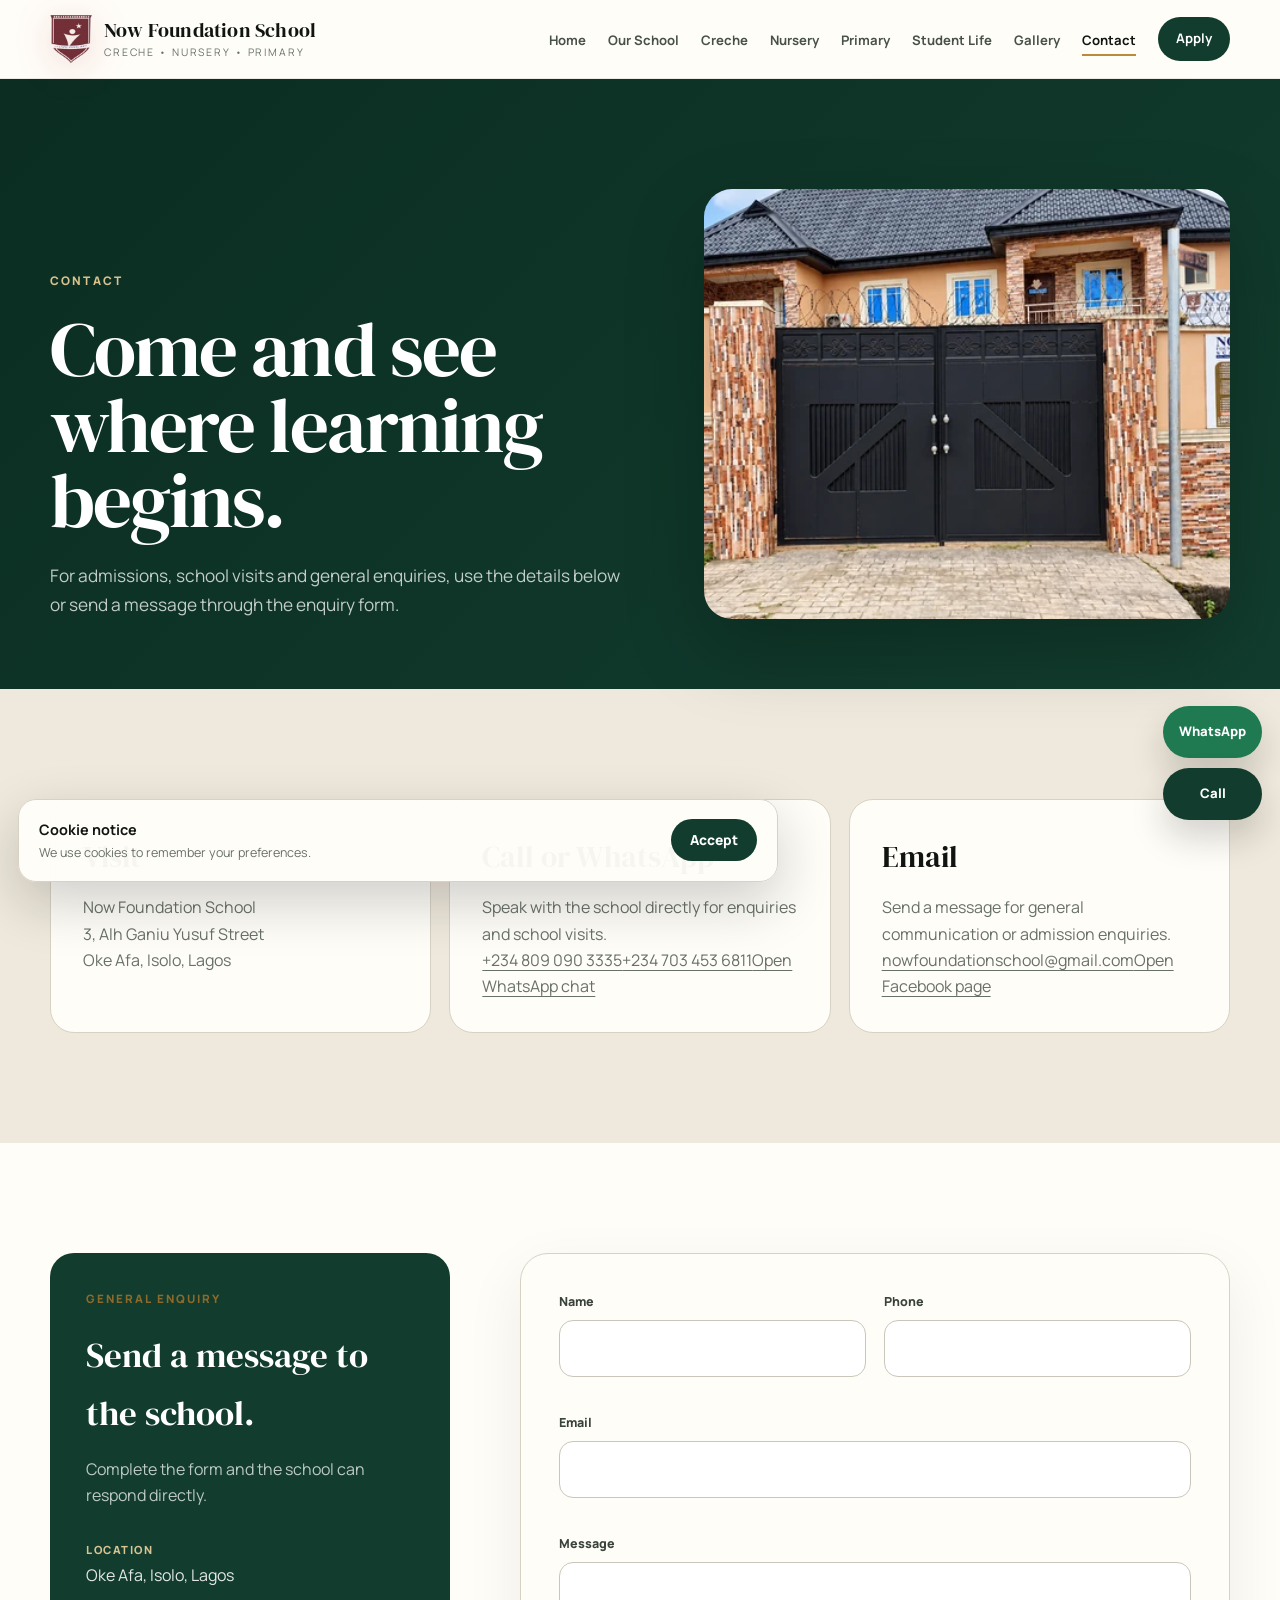
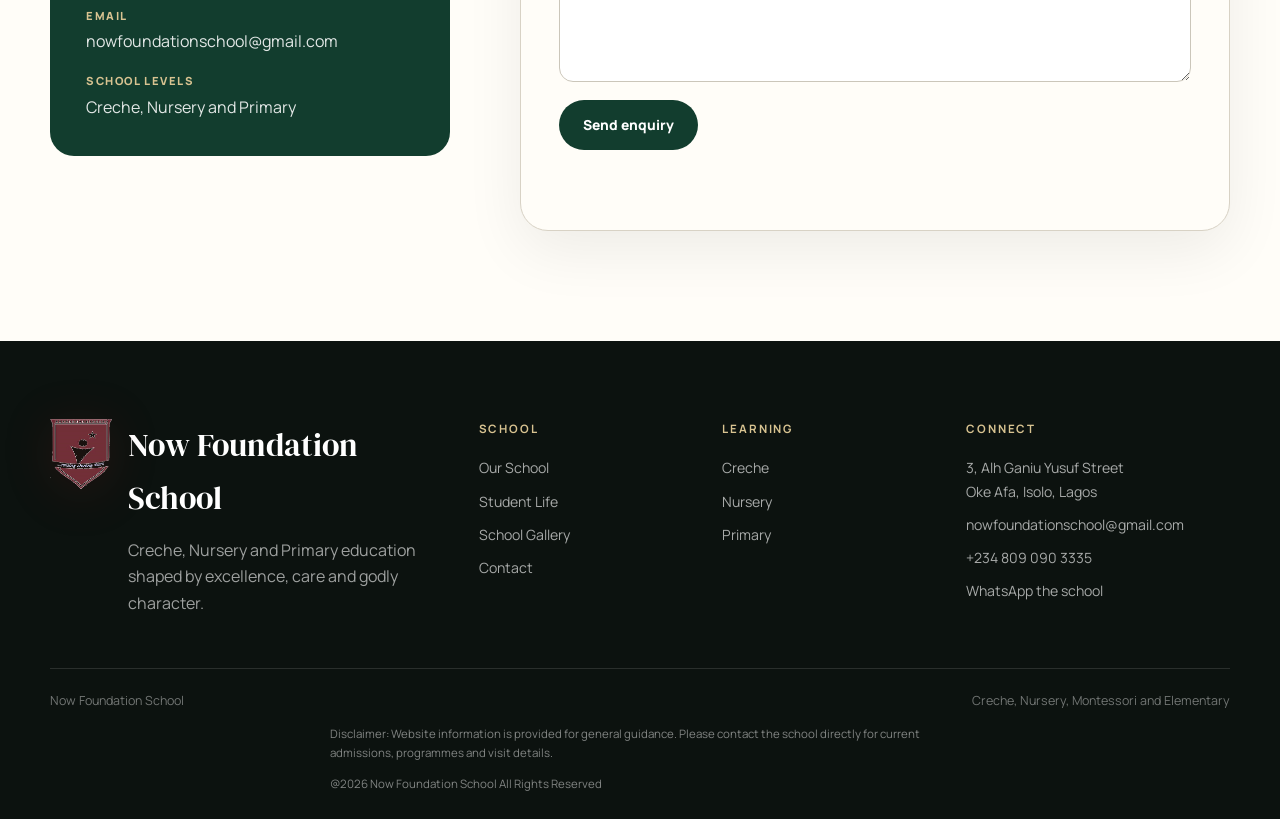
<file: contact.html>
<!doctype html>
<html lang="en">
<head>
  <meta charset="utf-8">
  <meta name="viewport" content="width=device-width,initial-scale=1">
  <meta name="description" content="Contact Now Foundation School in Oke Afa, Isolo, Lagos.">
  <meta name="theme-color" content="#123d2e">
  <title>Contact | Now Foundation School</title>
  <link rel="stylesheet" href="assets/css/site.css">
  <link rel="icon" href="assets/images/logo-symbol.png" type="image/png">
</head>
<body data-page="contact">
<a class="skip-link" href="#main">Skip to main content</a>
<header class="site-header">
  <div class="container nav-shell">
    <a class="brand" href="index.html" aria-label="Now Foundation School home">
      <img class="brand-mark" src="assets/images/logo-symbol.png" alt="Now Foundation School logo">
      <span class="brand-text"><strong>Now Foundation School</strong><span>Creche • Nursery • Primary</span></span>
    </a>
    <button class="menu-button" type="button" aria-expanded="false" aria-label="Open navigation" data-menu-button><span></span></button>
    <nav class="main-nav" aria-label="Primary navigation" data-main-nav><a href="index.html" data-nav="home">Home</a><a href="about.html" data-nav="about">Our School</a><a href="creche.html" data-nav="creche">Creche</a><a href="nursery.html" data-nav="nursery">Nursery</a><a href="primary.html" data-nav="primary">Primary</a><a href="student-life.html" data-nav="student-life">Student Life</a><a href="gallery.html" data-nav="gallery">Gallery</a><a href="contact.html" data-nav="contact">Contact</a><a class="nav-cta" href="admissions.html" data-nav="admissions">Apply</a></nav>
  </div>
</header>
<main id="main">
<section class="page-hero"><div class="container page-hero-grid"><div><div class="kicker">Contact</div><h1>Come and see where learning begins.</h1><p>For admissions, school visits and general enquiries, use the details below or send a message through the enquiry form.</p></div><div class="page-hero-image"><span class="media-slot" data-media-key="contact_hero" aria-hidden="true"></span></div></div></section>
<section class="section section-soft"><div class="container contact-grid"><div class="contact-card reveal"><h2>Visit</h2><p>Now Foundation School<br>3, Alh Ganiu Yusuf Street<br>Oke Afa, Isolo, Lagos</p></div><div class="contact-card reveal"><h2>Call or WhatsApp</h2><p>Speak with the school directly for enquiries and school visits.</p><a href="tel:+2348090903335">+234 809 090 3335</a><a href="tel:+2347034536811">+234 703 453 6811</a><a href="https://wa.me/2348090903335" target="_blank" rel="noopener">Open WhatsApp chat</a></div><div class="contact-card reveal"><h2>Email</h2><p>Send a message for general communication or admission enquiries.</p><a href="mailto:nowfoundationschool@gmail.com">nowfoundationschool@gmail.com</a><a href="https://www.facebook.com/share/1CbHF1R5w1/" target="_blank" rel="noopener">Open Facebook page</a></div></div></section>
<section class="section"><div class="container form-shell"><div class="form-note reveal"><div class="eyebrow">General enquiry</div><h2>Send a message to the school.</h2><p>Complete the form and the school can respond directly.</p><dl><div><dt>Location</dt><dd>Oke Afa, Isolo, Lagos</dd></div><div><dt>Email</dt><dd>nowfoundationschool@gmail.com</dd></div><div><dt>School levels</dt><dd>Creche, Nursery and Primary</dd></div></dl></div><form class="form-card reveal" action="https://formspree.io/f/mzdayydn" method="POST" data-formspree data-success="Thank you. Your enquiry has been received."><input type="hidden" name="form_type" value="General Enquiry"><div class="form-grid"><div class="field"><label for="contact-name">Name</label><input id="contact-name" name="name" type="text" required></div><div class="field"><label for="contact-phone">Phone</label><input id="contact-phone" name="phone" type="tel" required></div><div class="field full"><label for="contact-email">Email</label><input id="contact-email" name="email" type="email"></div><div class="field full"><label for="contact-message">Message</label><textarea id="contact-message" name="message" required></textarea></div></div><button class="button button-dark" type="submit">Send enquiry</button><div class="form-status" aria-live="polite" data-status></div></form></div></section>
</main>
<footer class="site-footer">
  <div class="container footer-grid">
    <div class="footer-brand"><img class="footer-mark" src="assets/images/logo-symbol.png" alt="Now Foundation School logo"><div><h2>Now Foundation School</h2><p>Creche, Nursery and Primary education shaped by excellence, care and godly character.</p></div></div>
    <div class="footer-col"><h3>School</h3><a href="about.html">Our School</a><a href="student-life.html">Student Life</a><a href="gallery.html">School Gallery</a><a href="contact.html">Contact</a></div>
    <div class="footer-col"><h3>Learning</h3><a href="creche.html">Creche</a><a href="nursery.html">Nursery</a><a href="primary.html">Primary</a></div>
    <div class="footer-col"><h3>Connect</h3><p>3, Alh Ganiu Yusuf Street<br>Oke Afa, Isolo, Lagos</p><a href="mailto:nowfoundationschool@gmail.com">nowfoundationschool@gmail.com</a><a href="tel:+2348090903335">+234 809 090 3335</a><a href="https://wa.me/2348090903335" target="_blank" rel="noopener">WhatsApp the school</a></div>
  </div>
  <div class="container footer-bottom"><span>Now Foundation School</span><span>Creche, Nursery, Montessori and Elementary</span></div><p class="footer-disclaimer">Disclaimer: Website information is provided for general guidance. Please contact the school directly for current admissions, programmes and visit details.</p><p class="footer-disclaimer">@2026 Now Foundation School All Rights Reserved</p>
</footer>
<script src="assets/js/site.js"></script>
</body>
</html>
</file>
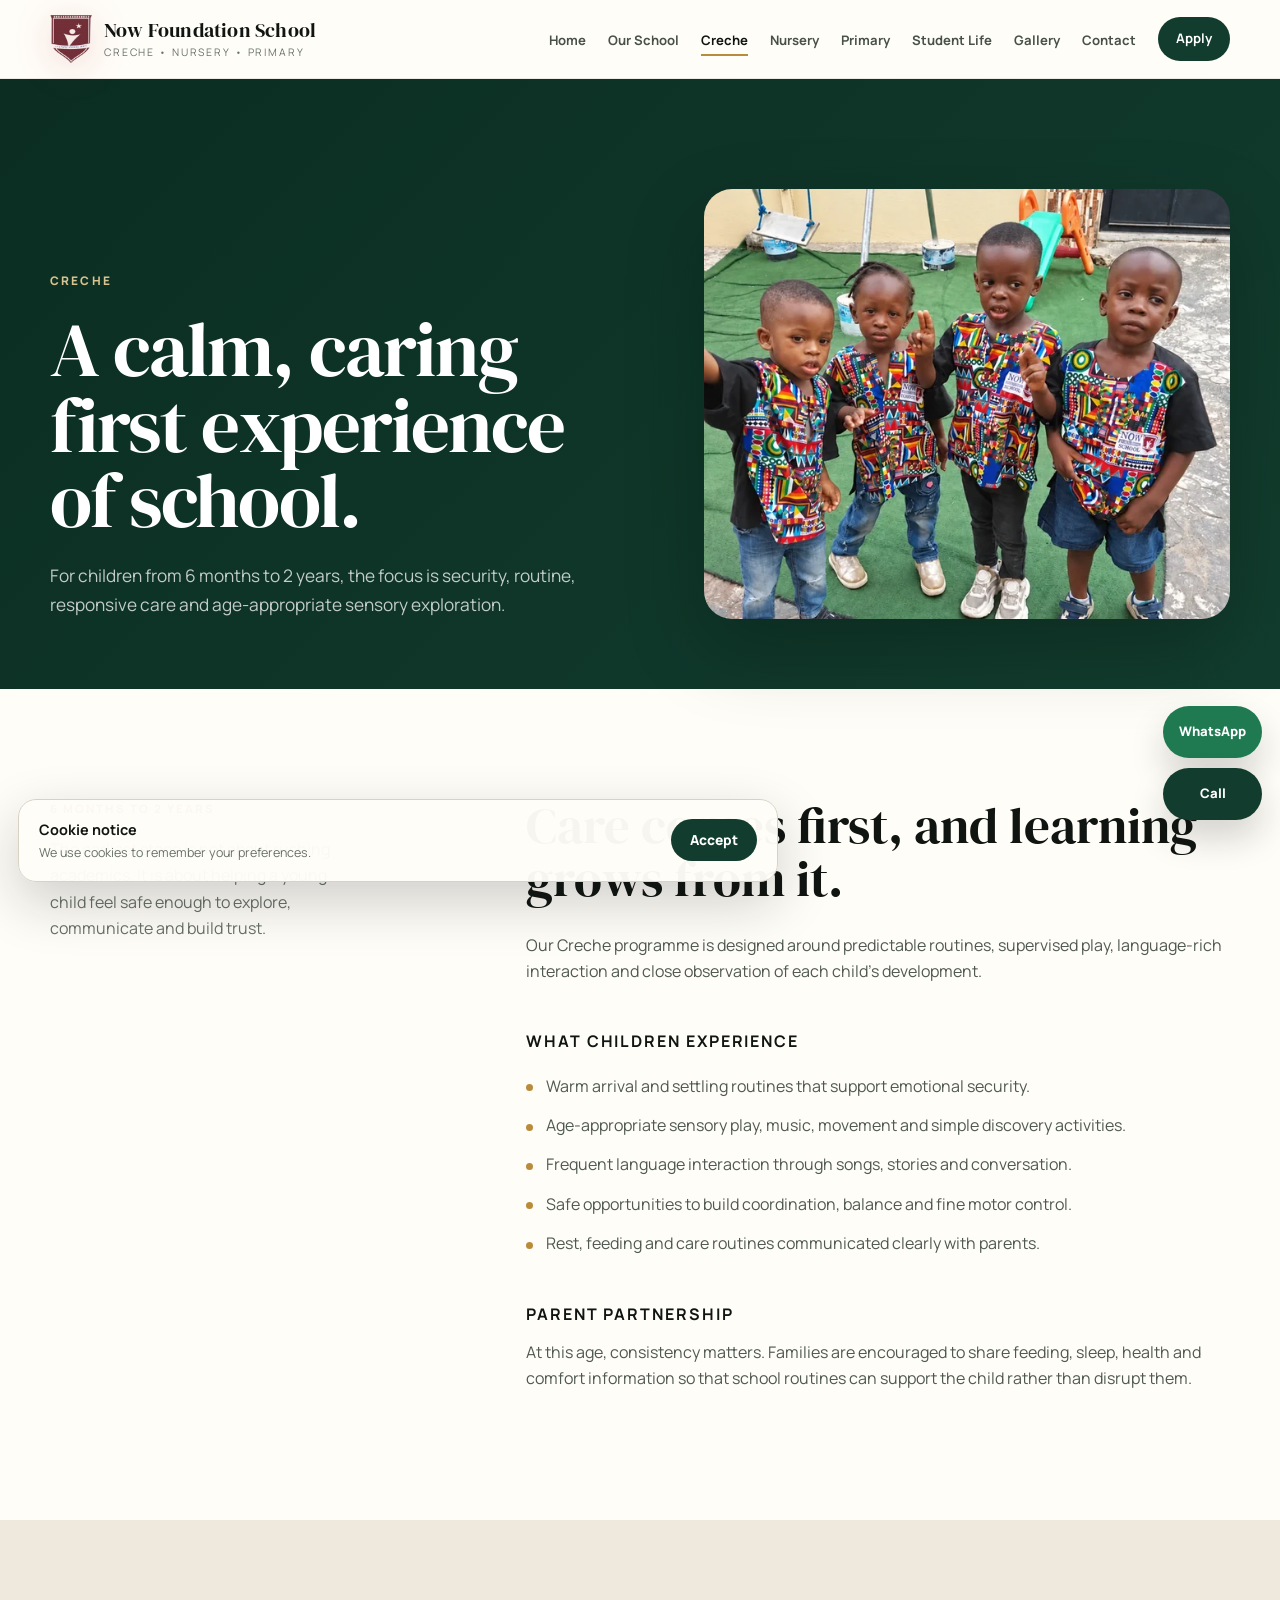
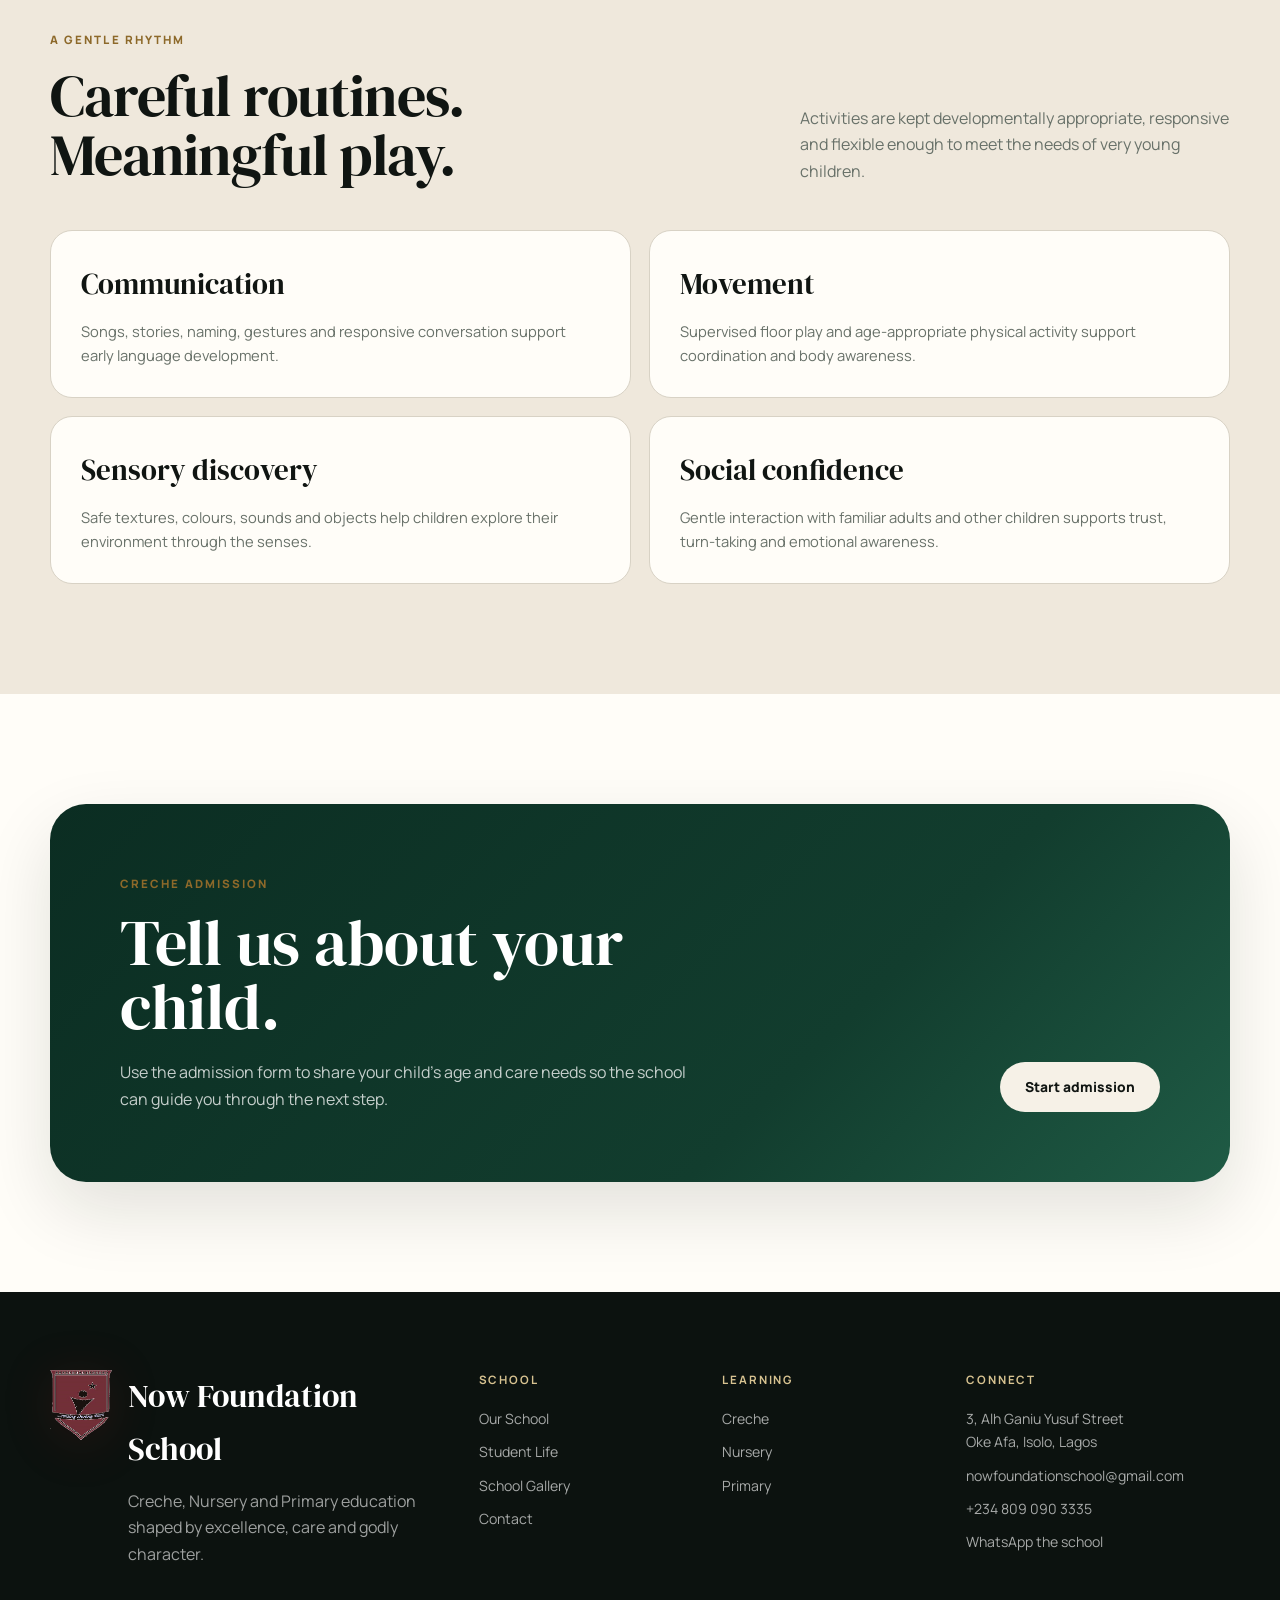
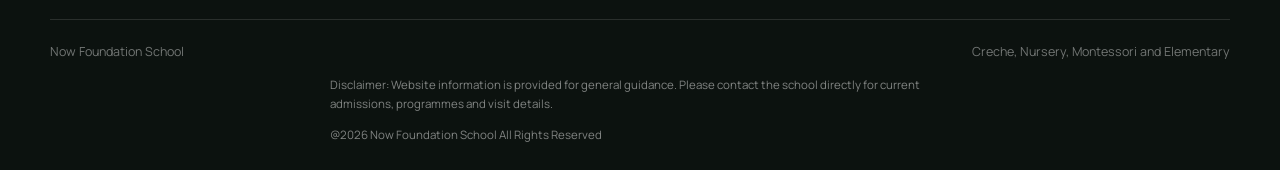
<file: creche.html>
<!doctype html>
<html lang="en">
<head>
  <meta charset="utf-8">
  <meta name="viewport" content="width=device-width,initial-scale=1">
  <meta name="description" content="Explore the Creche programme for children from 6 months to 2 years at Now Foundation School.">
  <meta name="theme-color" content="#123d2e">
  <title>Creche | Now Foundation School</title>
  <link rel="stylesheet" href="assets/css/site.css">
  <link rel="icon" href="assets/images/logo-symbol.png" type="image/png">
</head>
<body data-page="creche">
<a class="skip-link" href="#main">Skip to main content</a>
<header class="site-header">
  <div class="container nav-shell">
    <a class="brand" href="index.html" aria-label="Now Foundation School home">
      <img class="brand-mark" src="assets/images/logo-symbol.png" alt="Now Foundation School logo">
      <span class="brand-text">
        <strong>Now Foundation School</strong>
        <span>Creche • Nursery • Primary</span>
      </span>
    </a>
    <button class="menu-button" type="button" aria-expanded="false" aria-label="Open navigation" data-menu-button><span></span></button>
    <nav class="main-nav" aria-label="Primary navigation" data-main-nav><a href="index.html" data-nav="home">Home</a><a href="about.html" data-nav="about">Our School</a><a href="creche.html" data-nav="creche">Creche</a><a href="nursery.html" data-nav="nursery">Nursery</a><a href="primary.html" data-nav="primary">Primary</a><a href="student-life.html" data-nav="student-life">Student Life</a><a href="gallery.html" data-nav="gallery">Gallery</a><a href="contact.html" data-nav="contact">Contact</a><a class="nav-cta" href="admissions.html" data-nav="admissions">Apply</a></nav>
  </div>
</header>
<main id="main">
<section class="page-hero"><div class="container page-hero-grid"><div><div class="kicker">Creche</div><h1>A calm, caring first experience of school.</h1><p>For children from 6 months to 2 years, the focus is security, routine, responsive care and age-appropriate sensory exploration.</p></div><div class="page-hero-image"><span class="media-slot" data-media-key="creche_hero" aria-hidden="true"></span></div></div></section>
<section class="section"><div class="container editorial"><aside><div class="eyebrow">6 months to 2 years</div><p>The earliest stage is not about rushing academics. It is about helping a young child feel safe enough to explore, communicate and build trust.</p></aside><div class="editorial-copy reveal"><h2>Care comes first, and learning grows from it.</h2><p>Our Creche programme is designed around predictable routines, supervised play, language-rich interaction and close observation of each child's development.</p><h3>What children experience</h3><ul><li>Warm arrival and settling routines that support emotional security.</li><li>Age-appropriate sensory play, music, movement and simple discovery activities.</li><li>Frequent language interaction through songs, stories and conversation.</li><li>Safe opportunities to build coordination, balance and fine motor control.</li><li>Rest, feeding and care routines communicated clearly with parents.</li></ul><h3>Parent partnership</h3><p>At this age, consistency matters. Families are encouraged to share feeding, sleep, health and comfort information so that school routines can support the child rather than disrupt them.</p></div></div></section>
<section class="section section-soft"><div class="container"><div class="section-head reveal"><div><div class="eyebrow">A gentle rhythm</div><h2>Careful routines. Meaningful play.</h2></div><p>Activities are kept developmentally appropriate, responsive and flexible enough to meet the needs of very young children.</p></div><div class="curriculum-grid reveal"><div class="curriculum-card"><h3>Communication</h3><p>Songs, stories, naming, gestures and responsive conversation support early language development.</p></div><div class="curriculum-card"><h3>Movement</h3><p>Supervised floor play and age-appropriate physical activity support coordination and body awareness.</p></div><div class="curriculum-card"><h3>Sensory discovery</h3><p>Safe textures, colours, sounds and objects help children explore their environment through the senses.</p></div><div class="curriculum-card"><h3>Social confidence</h3><p>Gentle interaction with familiar adults and other children supports trust, turn-taking and emotional awareness.</p></div></div></div></section>
<section class="section"><div class="container"><div class="cta-panel reveal"><div><div class="eyebrow">Creche admission</div><h2>Tell us about your child.</h2><p>Use the admission form to share your child's age and care needs so the school can guide you through the next step.</p></div><div class="actions"><a class="button button-primary" href="admissions.html">Start admission</a></div></div></div></section>
</main>
<footer class="site-footer">
  <div class="container footer-grid">
    <div class="footer-brand">
      <img class="footer-mark" src="assets/images/logo-symbol.png" alt="Now Foundation School logo">
      <div>
        <h2>Now Foundation School</h2>
        <p>Creche, Nursery and Primary education shaped by excellence, care and godly character.</p>
      </div>
    </div>
    <div class="footer-col">
      <h3>School</h3>
      <a href="about.html">Our School</a>
      <a href="student-life.html">Student Life</a><a href="gallery.html">School Gallery</a>
      <a href="contact.html">Contact</a>
    </div>
    <div class="footer-col">
      <h3>Learning</h3>
      <a href="creche.html">Creche</a>
      <a href="nursery.html">Nursery</a>
      <a href="primary.html">Primary</a>
    </div>
    <div class="footer-col">
      <h3>Connect</h3>
      <p>3, Alh Ganiu Yusuf Street<br>Oke Afa, Isolo, Lagos</p>
      <a href="mailto:nowfoundationschool@gmail.com">nowfoundationschool@gmail.com</a>
      <a href="tel:+2348090903335">+234 809 090 3335</a>
      <a href="https://wa.me/2348090903335" target="_blank" rel="noopener">WhatsApp the school</a>
    </div>
  </div>
  <div class="container footer-bottom">
    <span>Now Foundation School</span>
    <span>Creche, Nursery, Montessori and Elementary</span>
  </div><p class="footer-disclaimer">Disclaimer: Website information is provided for general guidance. Please contact the school directly for current admissions, programmes and visit details.</p><p class="footer-disclaimer">@2026 Now Foundation School All Rights Reserved</p>
</footer>
<script src="assets/js/site.js"></script>
</body>
</html>
</file>
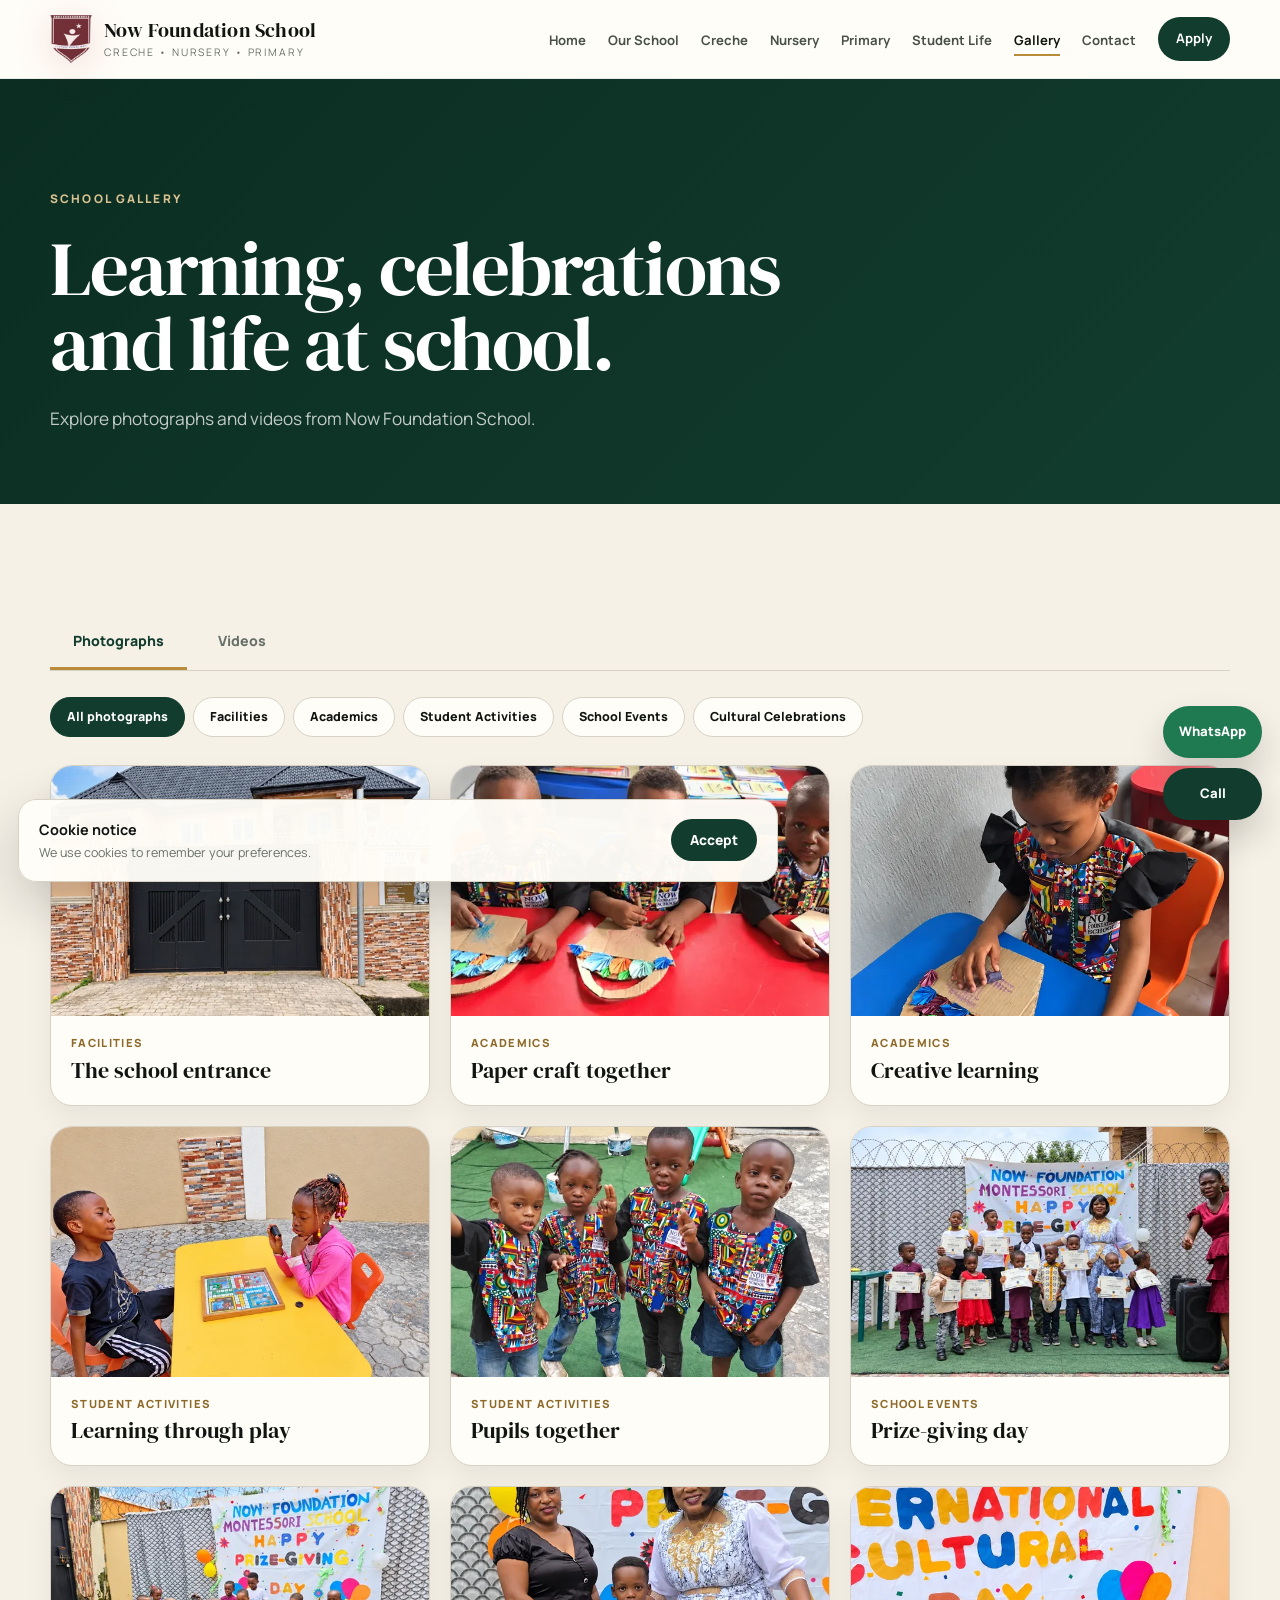
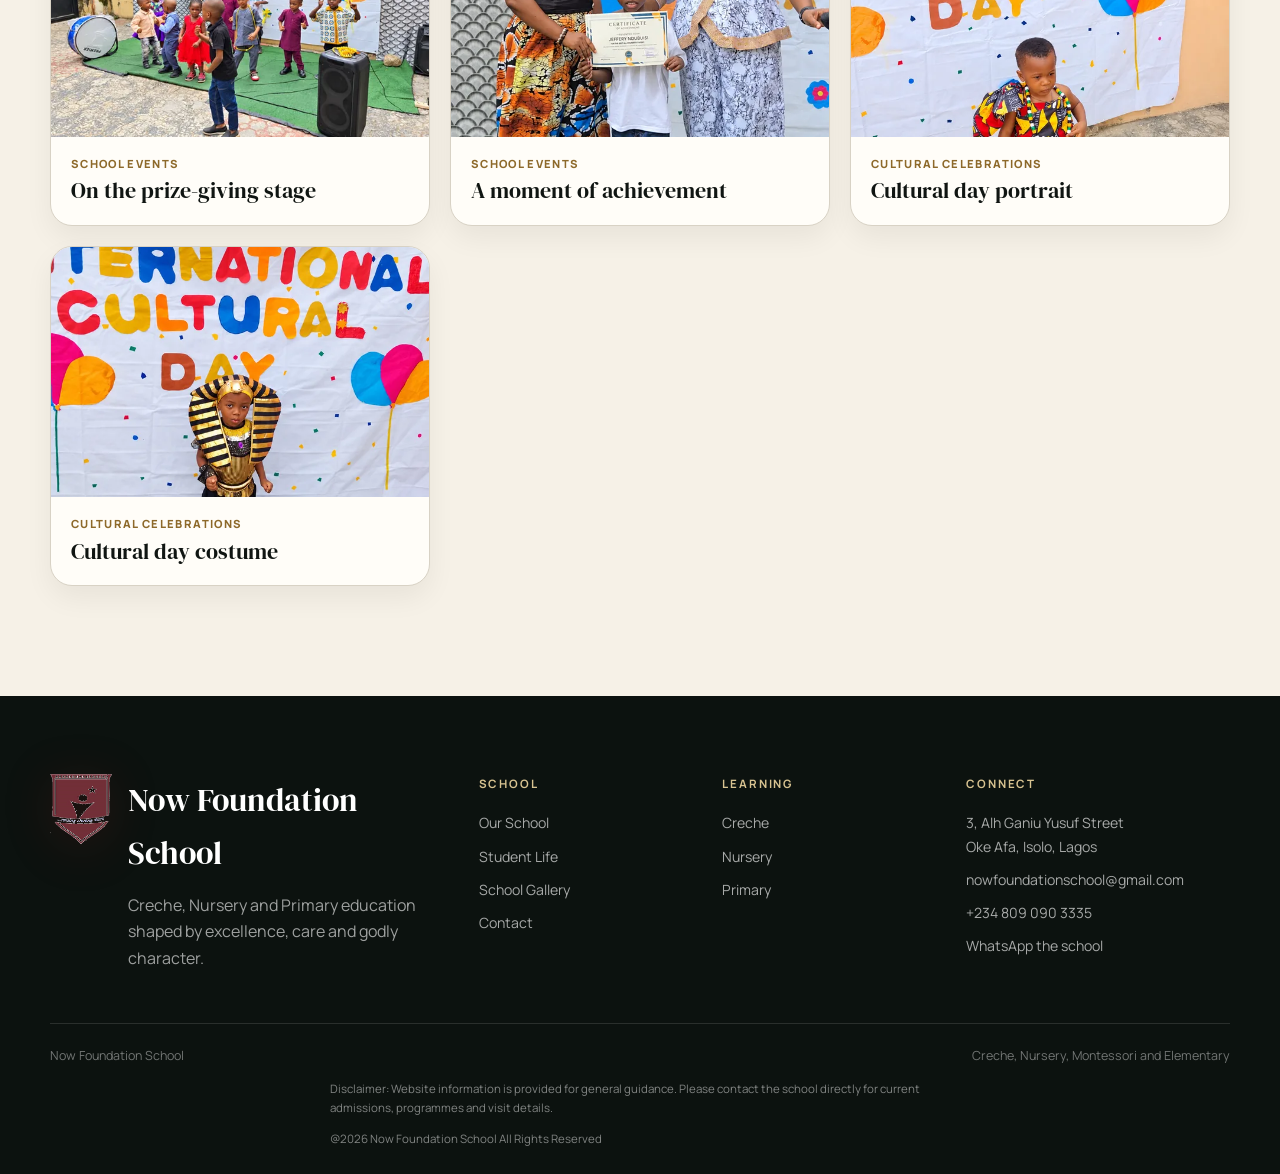
<file: gallery.html>
<!doctype html>
<html lang="en">
<head>
  <meta charset="utf-8">
  <meta name="viewport" content="width=device-width,initial-scale=1">
  <meta name="description" content="Explore authentic photographs and videos of learning, school events and student life at Now Foundation School.">
  <meta name="theme-color" content="#123d2e">
  <title>School Gallery | Now Foundation School</title>
  <link rel="stylesheet" href="assets/css/site.css">
  <link rel="icon" href="assets/images/logo-symbol.png" type="image/png">
</head>
<body data-page="gallery">
<a class="skip-link" href="#main">Skip to main content</a>
<header class="site-header">
  <div class="container nav-shell">
    <a class="brand" href="index.html" aria-label="Now Foundation School home">
      <img class="brand-mark" src="assets/images/logo-symbol.png" alt="Now Foundation School logo">
      <span class="brand-text"><strong>Now Foundation School</strong><span>Creche • Nursery • Primary</span></span>
    </a>
    <button class="menu-button" type="button" aria-expanded="false" aria-label="Open navigation" data-menu-button><span></span></button>
    <nav class="main-nav" aria-label="Primary navigation" data-main-nav><a href="index.html" data-nav="home">Home</a><a href="about.html" data-nav="about">Our School</a><a href="creche.html" data-nav="creche">Creche</a><a href="nursery.html" data-nav="nursery">Nursery</a><a href="primary.html" data-nav="primary">Primary</a><a href="student-life.html" data-nav="student-life">Student Life</a><a href="gallery.html" data-nav="gallery">Gallery</a><a href="contact.html" data-nav="contact">Contact</a><a class="nav-cta" href="admissions.html" data-nav="admissions">Apply</a></nav>
  </div>
</header>
<main id="main">
  <section class="page-hero gallery-hero"><div class="container"><div class="kicker">School Gallery</div><h1>Learning, celebrations and life at school.</h1><p>Explore photographs and videos from Now Foundation School.</p></div></section>
  <section class="section gallery-section"><div class="container">
    <div class="gallery-toolbar" aria-label="Gallery view">
      <button class="gallery-tab is-active" type="button" aria-pressed="true" data-gallery-tab="photos">Photographs</button>
      <button class="gallery-tab" type="button" aria-pressed="false" data-gallery-tab="videos">Videos</button>
    </div>
    <div id="photo-panel" data-gallery-panel="photos">
      <div class="gallery-filters" aria-label="Filter photographs" data-photo-filters></div>
      <div class="gallery-card-grid" data-photo-grid></div>
    </div>
    <div id="video-panel" data-gallery-panel="videos" hidden>
      <div class="gallery-card-grid" data-video-grid></div>
    </div>
    <p class="gallery-empty" data-gallery-empty hidden>No media is available in this category.</p>
    <noscript><p>Enable JavaScript to browse the interactive gallery.</p></noscript>
  </div></section>
</main>
<dialog class="media-dialog" data-media-dialog aria-label="Gallery media viewer">
  <div class="media-dialog-shell">
    <button class="media-dialog-close" type="button" aria-label="Close viewer" data-dialog-close>×</button>
    <div class="media-dialog-stage" data-dialog-stage></div>
    <div class="media-dialog-footer">
      <button type="button" class="media-dialog-arrow" aria-label="Previous photograph" data-dialog-prev>←</button>
      <p data-dialog-caption></p>
      <button type="button" class="media-dialog-arrow" aria-label="Next photograph" data-dialog-next>→</button>
    </div>
  </div>
</dialog>
<footer class="site-footer">
  <div class="container footer-grid">
    <div class="footer-brand"><img class="footer-mark" src="assets/images/logo-symbol.png" alt="Now Foundation School logo"><div><h2>Now Foundation School</h2><p>Creche, Nursery and Primary education shaped by excellence, care and godly character.</p></div></div>
    <div class="footer-col"><h3>School</h3><a href="about.html">Our School</a><a href="student-life.html">Student Life</a><a href="gallery.html">School Gallery</a><a href="contact.html">Contact</a></div>
    <div class="footer-col"><h3>Learning</h3><a href="creche.html">Creche</a><a href="nursery.html">Nursery</a><a href="primary.html">Primary</a></div>
    <div class="footer-col"><h3>Connect</h3><p>3, Alh Ganiu Yusuf Street<br>Oke Afa, Isolo, Lagos</p><a href="mailto:nowfoundationschool@gmail.com">nowfoundationschool@gmail.com</a><a href="tel:+2348090903335">+234 809 090 3335</a><a href="https://wa.me/2348090903335" target="_blank" rel="noopener">WhatsApp the school</a></div>
  </div>
  <div class="container footer-bottom"><span>Now Foundation School</span><span>Creche, Nursery, Montessori and Elementary</span></div><p class="footer-disclaimer">Disclaimer: Website information is provided for general guidance. Please contact the school directly for current admissions, programmes and visit details.</p><p class="footer-disclaimer">@2026 Now Foundation School All Rights Reserved</p>
</footer>
<script src="assets/js/site.js"></script>
<script src="assets/js/gallery-data.js"></script>
<script src="assets/js/gallery.js"></script>
</body>
</html>
</file>
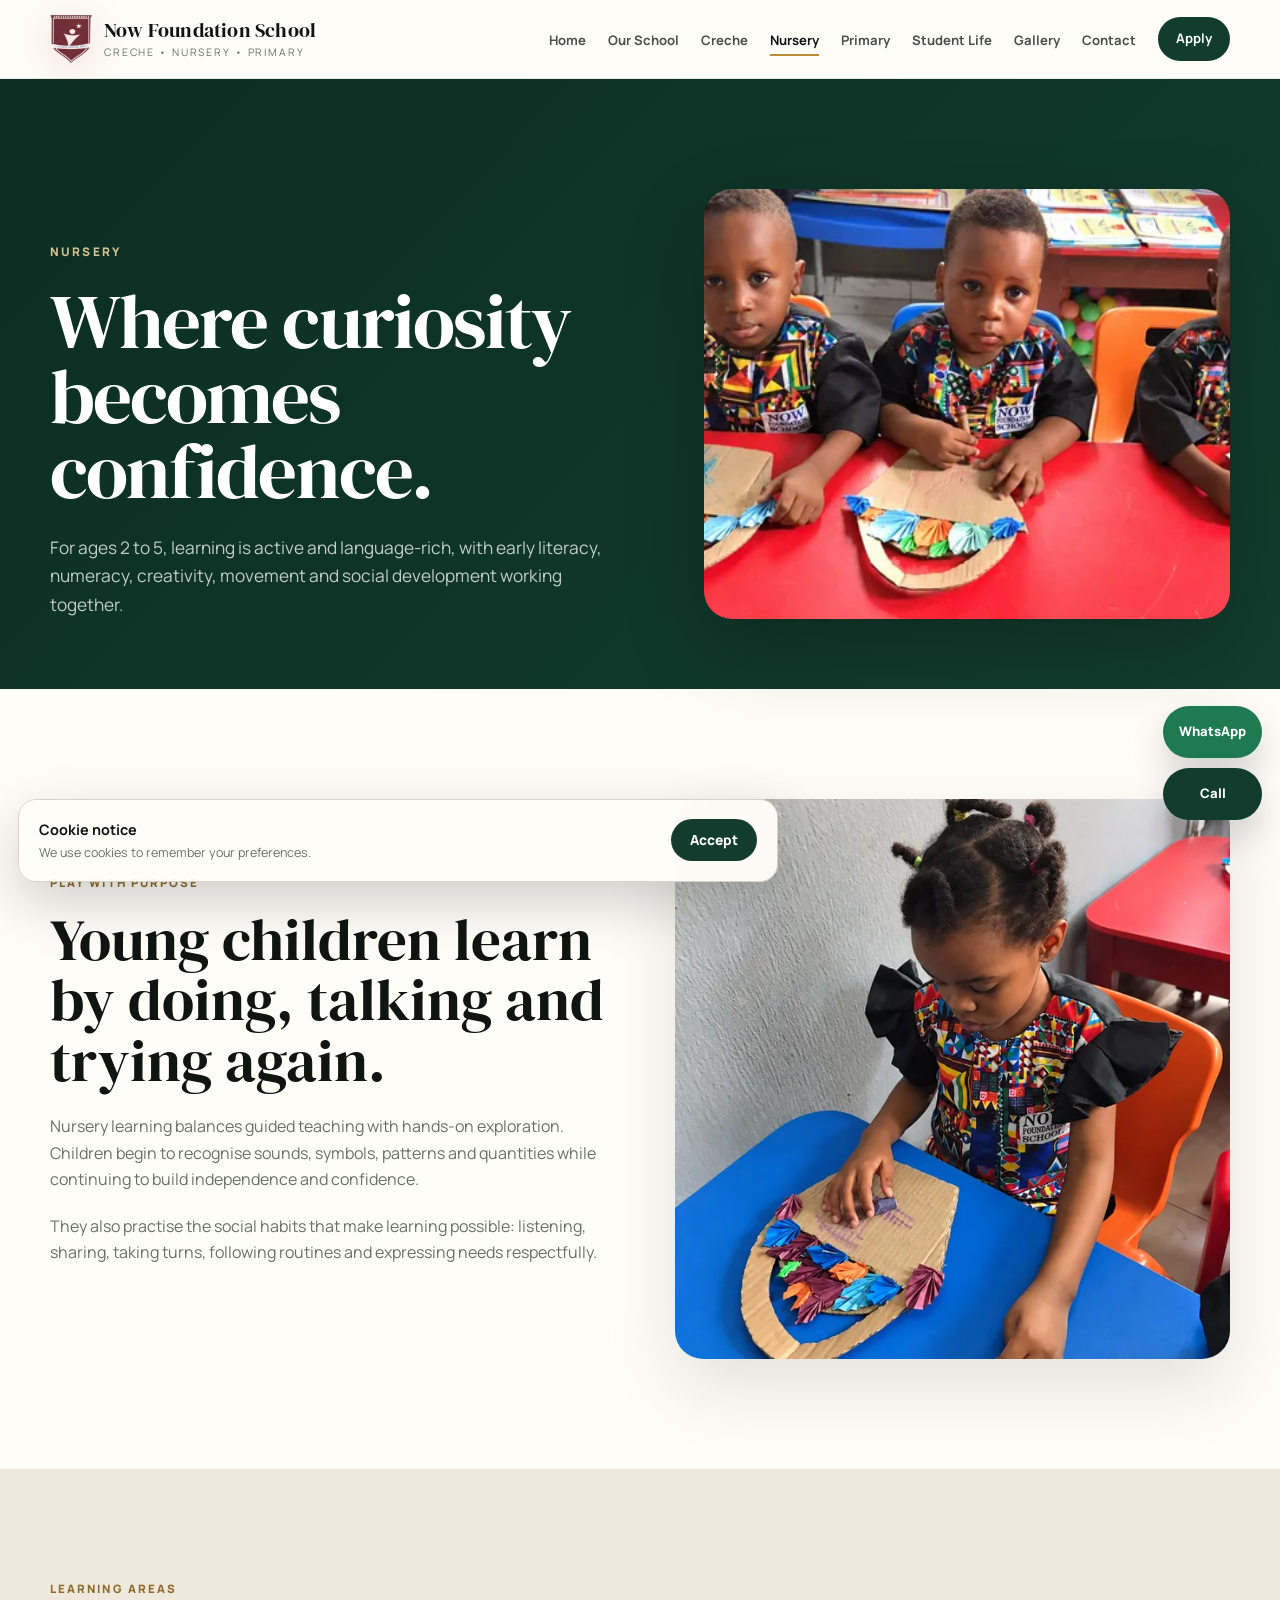
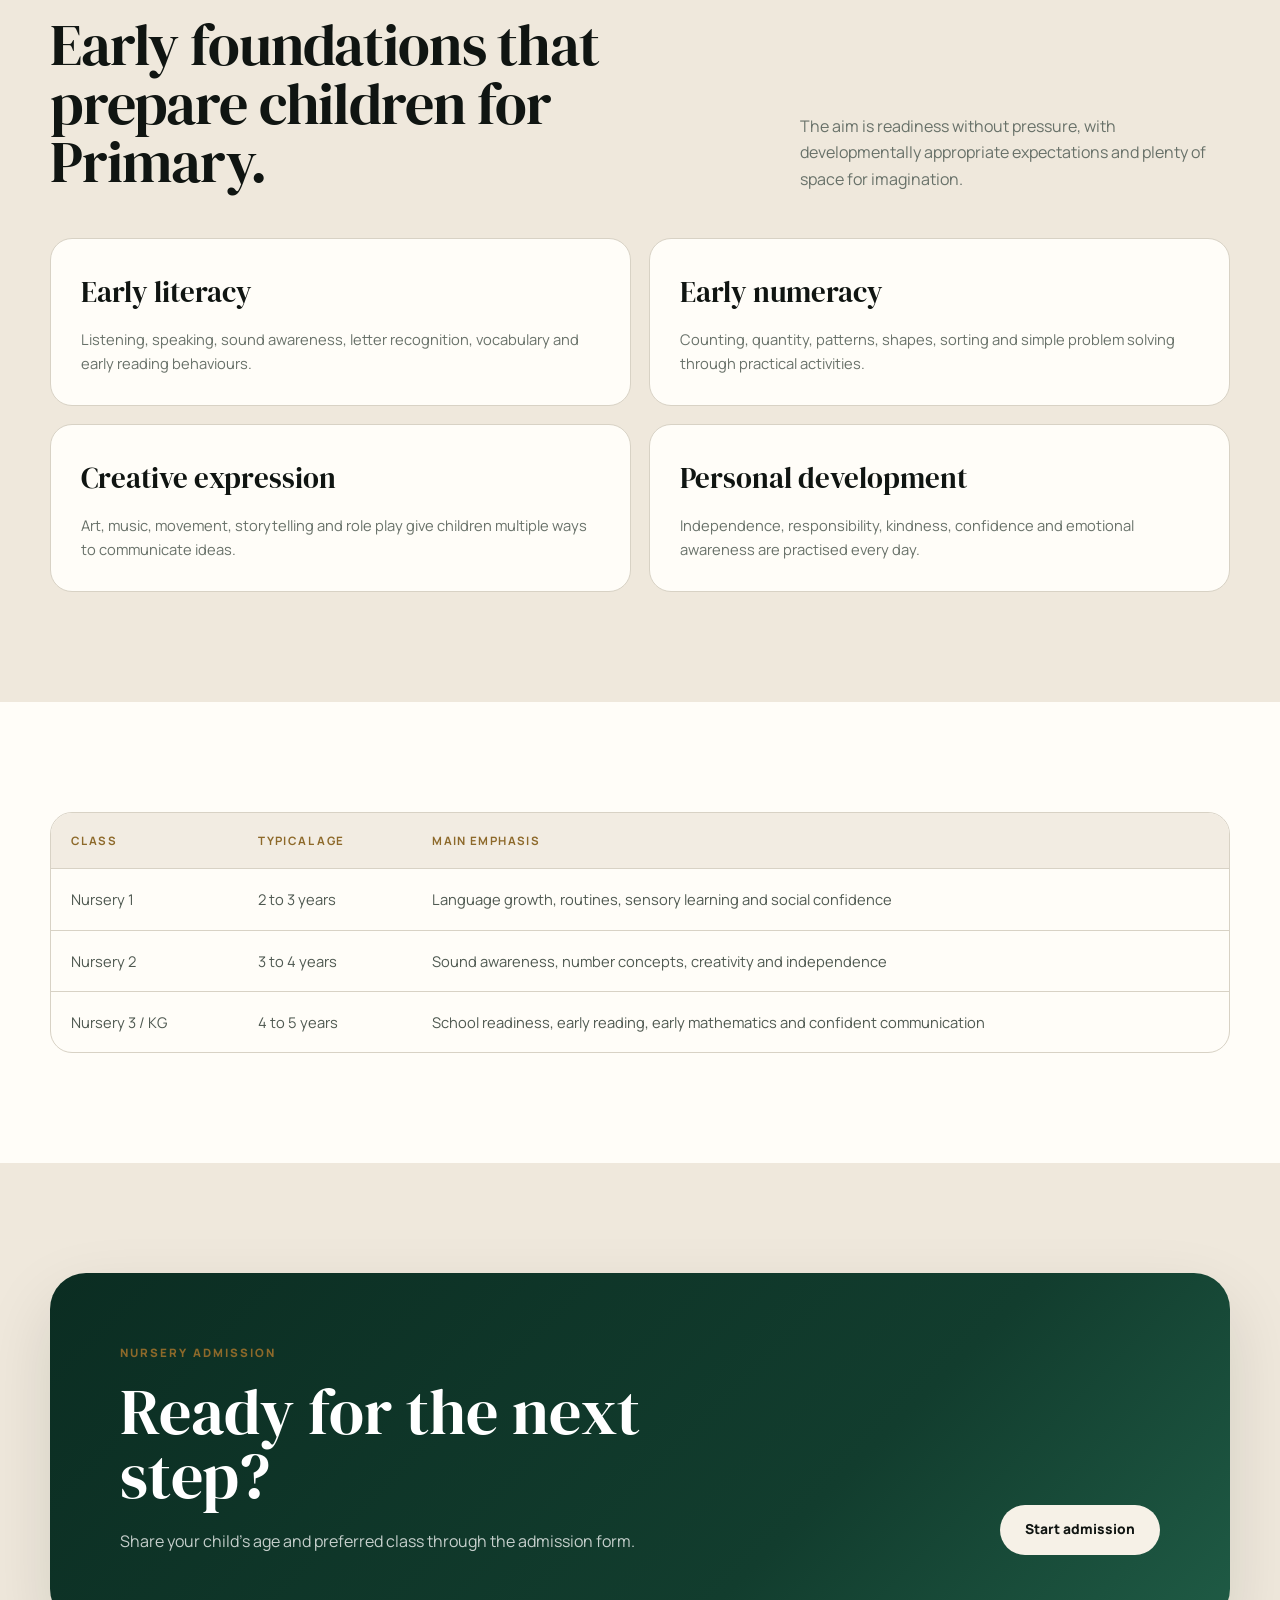
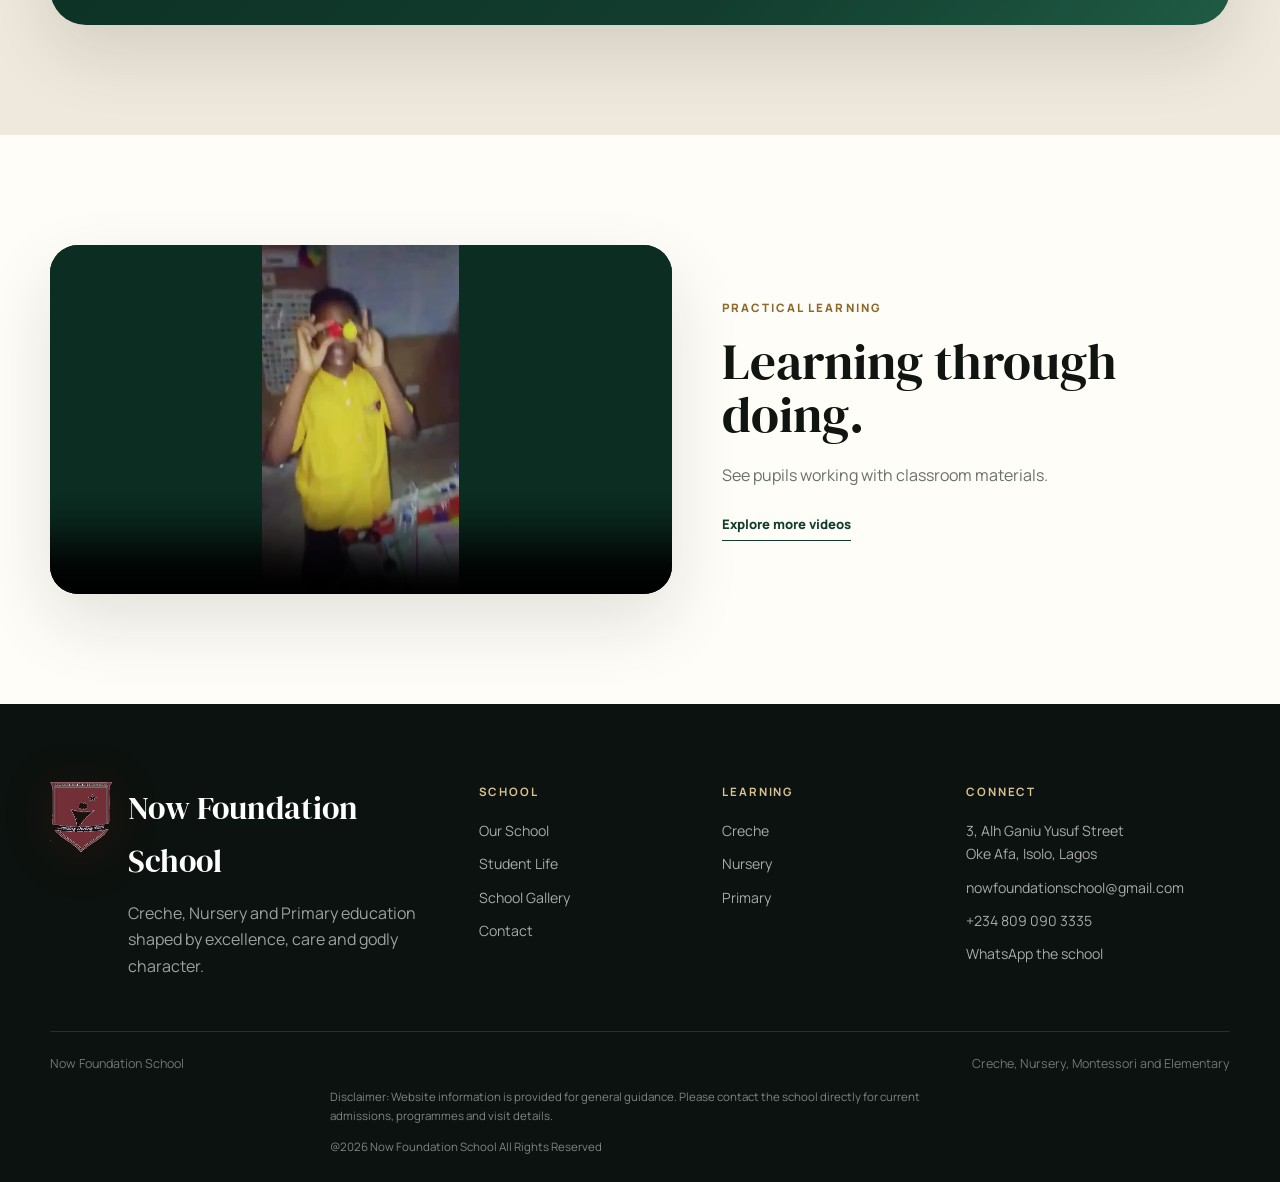
<file: nursery.html>
<!doctype html>
<html lang="en">
<head>
  <meta charset="utf-8">
  <meta name="viewport" content="width=device-width,initial-scale=1">
  <meta name="description" content="Explore Nursery education for ages 2 to 5 at Now Foundation School.">
  <meta name="theme-color" content="#123d2e">
  <title>Nursery | Now Foundation School</title>
  <link rel="stylesheet" href="assets/css/site.css">
  <link rel="icon" href="assets/images/logo-symbol.png" type="image/png">
</head>
<body data-page="nursery">
<a class="skip-link" href="#main">Skip to main content</a>
<header class="site-header">
  <div class="container nav-shell">
    <a class="brand" href="index.html" aria-label="Now Foundation School home">
      <img class="brand-mark" src="assets/images/logo-symbol.png" alt="Now Foundation School logo">
      <span class="brand-text">
        <strong>Now Foundation School</strong>
        <span>Creche • Nursery • Primary</span>
      </span>
    </a>
    <button class="menu-button" type="button" aria-expanded="false" aria-label="Open navigation" data-menu-button><span></span></button>
    <nav class="main-nav" aria-label="Primary navigation" data-main-nav><a href="index.html" data-nav="home">Home</a><a href="about.html" data-nav="about">Our School</a><a href="creche.html" data-nav="creche">Creche</a><a href="nursery.html" data-nav="nursery">Nursery</a><a href="primary.html" data-nav="primary">Primary</a><a href="student-life.html" data-nav="student-life">Student Life</a><a href="gallery.html" data-nav="gallery">Gallery</a><a href="contact.html" data-nav="contact">Contact</a><a class="nav-cta" href="admissions.html" data-nav="admissions">Apply</a></nav>
  </div>
</header>
<main id="main">
<section class="page-hero"><div class="container page-hero-grid"><div><div class="kicker">Nursery</div><h1>Where curiosity becomes confidence.</h1><p>For ages 2 to 5, learning is active and language-rich, with early literacy, numeracy, creativity, movement and social development working together.</p></div><div class="page-hero-image"><span class="media-slot" data-media-key="nursery_hero" aria-hidden="true"></span></div></div></section>
<section class="section"><div class="container split-section"><div class="split-copy reveal"><div class="eyebrow">Play with purpose</div><h2>Young children learn by doing, talking and trying again.</h2><p>Nursery learning balances guided teaching with hands-on exploration. Children begin to recognise sounds, symbols, patterns and quantities while continuing to build independence and confidence.</p><p>They also practise the social habits that make learning possible: listening, sharing, taking turns, following routines and expressing needs respectfully.</p></div><div class="split-image reveal"><span class="media-slot" data-media-key="nursery_learning" aria-hidden="true"></span></div></div></section>
<section class="section section-soft"><div class="container"><div class="section-head reveal"><div><div class="eyebrow">Learning areas</div><h2>Early foundations that prepare children for Primary.</h2></div><p>The aim is readiness without pressure, with developmentally appropriate expectations and plenty of space for imagination.</p></div><div class="curriculum-grid reveal"><div class="curriculum-card"><h3>Early literacy</h3><p>Listening, speaking, sound awareness, letter recognition, vocabulary and early reading behaviours.</p></div><div class="curriculum-card"><h3>Early numeracy</h3><p>Counting, quantity, patterns, shapes, sorting and simple problem solving through practical activities.</p></div><div class="curriculum-card"><h3>Creative expression</h3><p>Art, music, movement, storytelling and role play give children multiple ways to communicate ideas.</p></div><div class="curriculum-card"><h3>Personal development</h3><p>Independence, responsibility, kindness, confidence and emotional awareness are practised every day.</p></div></div></div></section>
<section class="section"><div class="container"><div class="table-wrap reveal"><table><thead><tr><th>Class</th><th>Typical age</th><th>Main emphasis</th></tr></thead><tbody><tr><td>Nursery 1</td><td>2 to 3 years</td><td>Language growth, routines, sensory learning and social confidence</td></tr><tr><td>Nursery 2</td><td>3 to 4 years</td><td>Sound awareness, number concepts, creativity and independence</td></tr><tr><td>Nursery 3 / KG</td><td>4 to 5 years</td><td>School readiness, early reading, early mathematics and confident communication</td></tr></tbody></table></div></div></section>
<section class="section section-soft"><div class="container"><div class="cta-panel reveal"><div><div class="eyebrow">Nursery admission</div><h2>Ready for the next step?</h2><p>Share your child's age and preferred class through the admission form.</p></div><div class="actions"><a class="button button-primary" href="admissions.html">Start admission</a></div></div></div></section>
<section class="section"><div class="container video-feature"><div class="video-feature-media reveal"><video controls playsinline preload="none" poster="public/media/images/gallery/practical-learning.webp" aria-label="Pupils working with practical learning materials"><source src="public/media/videos/classrooms/practical-learning.mp4" type="video/mp4"></video></div><div class="video-feature-copy reveal"><div class="eyebrow">Practical learning</div><h2>Learning through doing.</h2><p>See pupils working with classroom materials.</p><a class="text-link" href="gallery.html#videos">Explore more videos</a></div></div></section>
</main>
<footer class="site-footer">
  <div class="container footer-grid">
    <div class="footer-brand">
      <img class="footer-mark" src="assets/images/logo-symbol.png" alt="Now Foundation School logo">
      <div>
        <h2>Now Foundation School</h2>
        <p>Creche, Nursery and Primary education shaped by excellence, care and godly character.</p>
      </div>
    </div>
    <div class="footer-col">
      <h3>School</h3>
      <a href="about.html">Our School</a>
      <a href="student-life.html">Student Life</a><a href="gallery.html">School Gallery</a>
      <a href="contact.html">Contact</a>
    </div>
    <div class="footer-col">
      <h3>Learning</h3>
      <a href="creche.html">Creche</a>
      <a href="nursery.html">Nursery</a>
      <a href="primary.html">Primary</a>
    </div>
    <div class="footer-col">
      <h3>Connect</h3>
      <p>3, Alh Ganiu Yusuf Street<br>Oke Afa, Isolo, Lagos</p>
      <a href="mailto:nowfoundationschool@gmail.com">nowfoundationschool@gmail.com</a>
      <a href="tel:+2348090903335">+234 809 090 3335</a>
      <a href="https://wa.me/2348090903335" target="_blank" rel="noopener">WhatsApp the school</a>
    </div>
  </div>
  <div class="container footer-bottom">
    <span>Now Foundation School</span>
    <span>Creche, Nursery, Montessori and Elementary</span>
  </div><p class="footer-disclaimer">Disclaimer: Website information is provided for general guidance. Please contact the school directly for current admissions, programmes and visit details.</p><p class="footer-disclaimer">@2026 Now Foundation School All Rights Reserved</p>
</footer>
<script src="assets/js/site.js"></script>
</body>
</html>
</file>
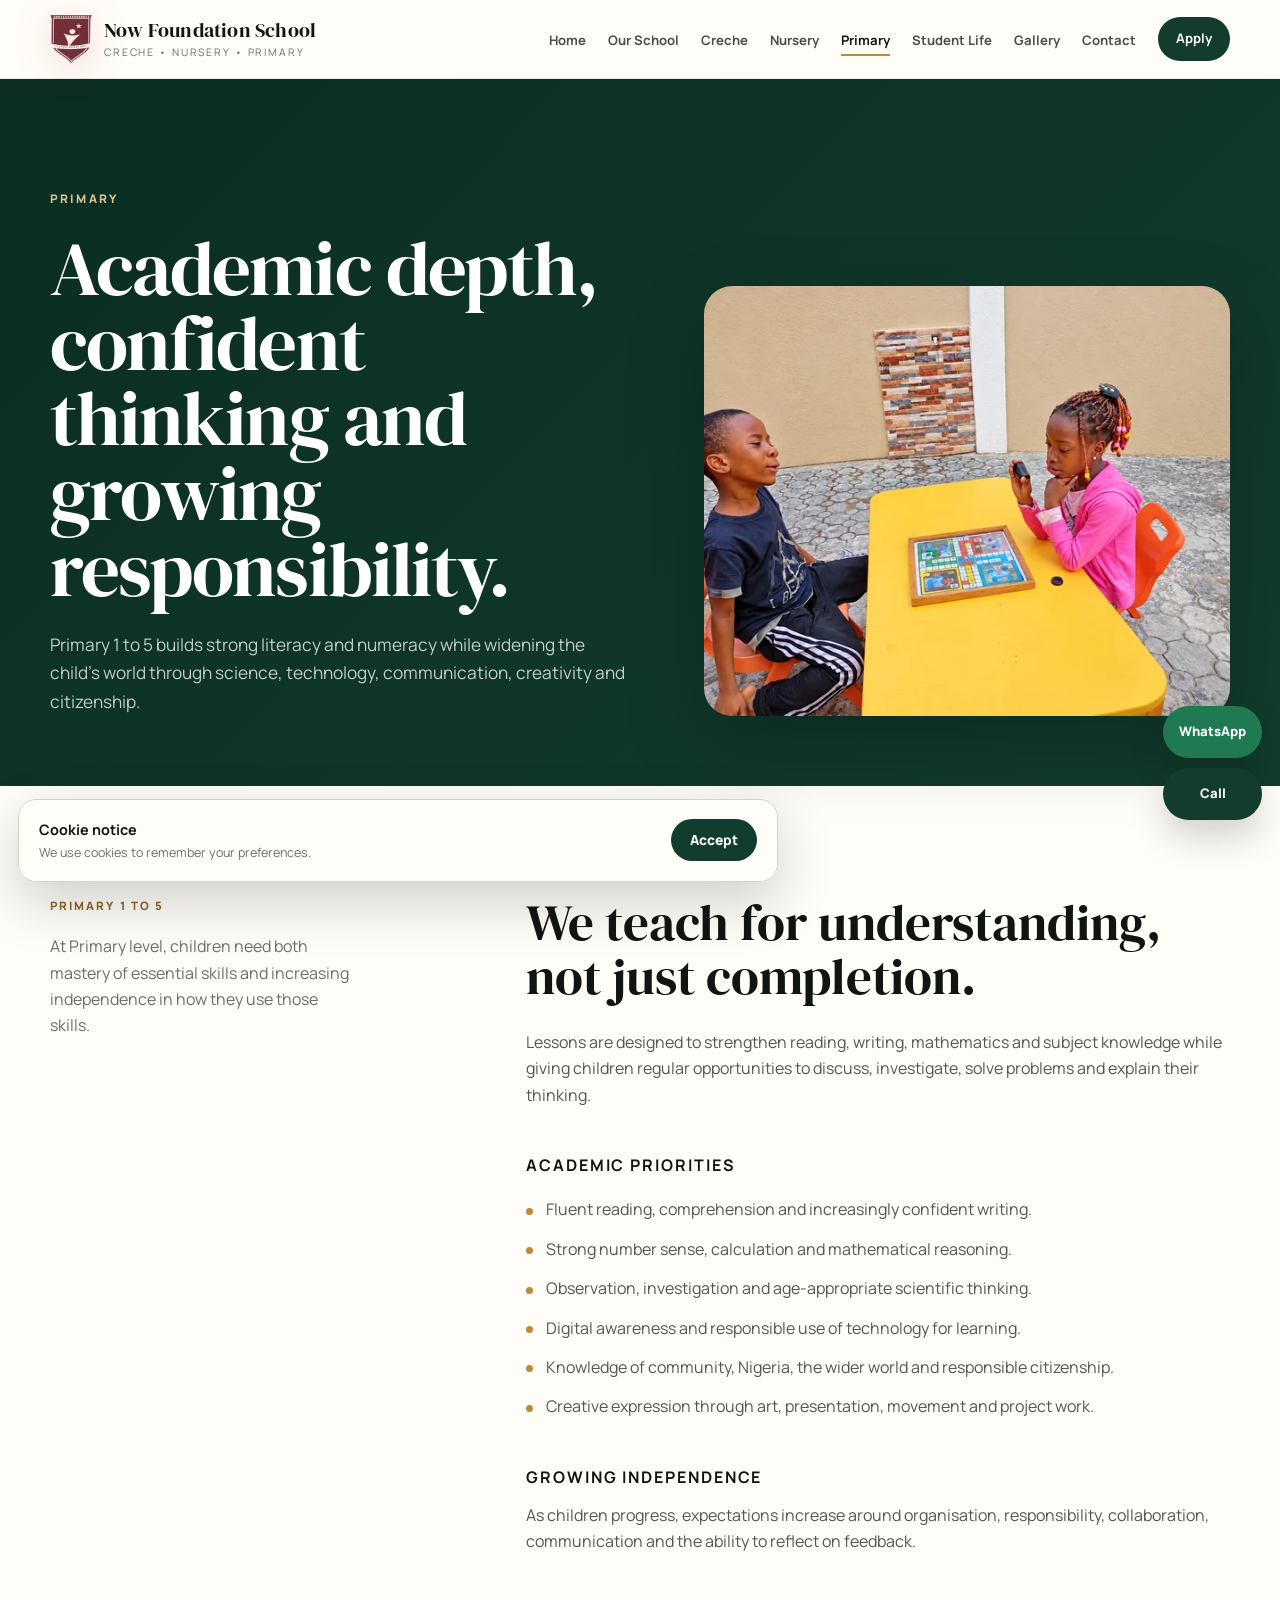
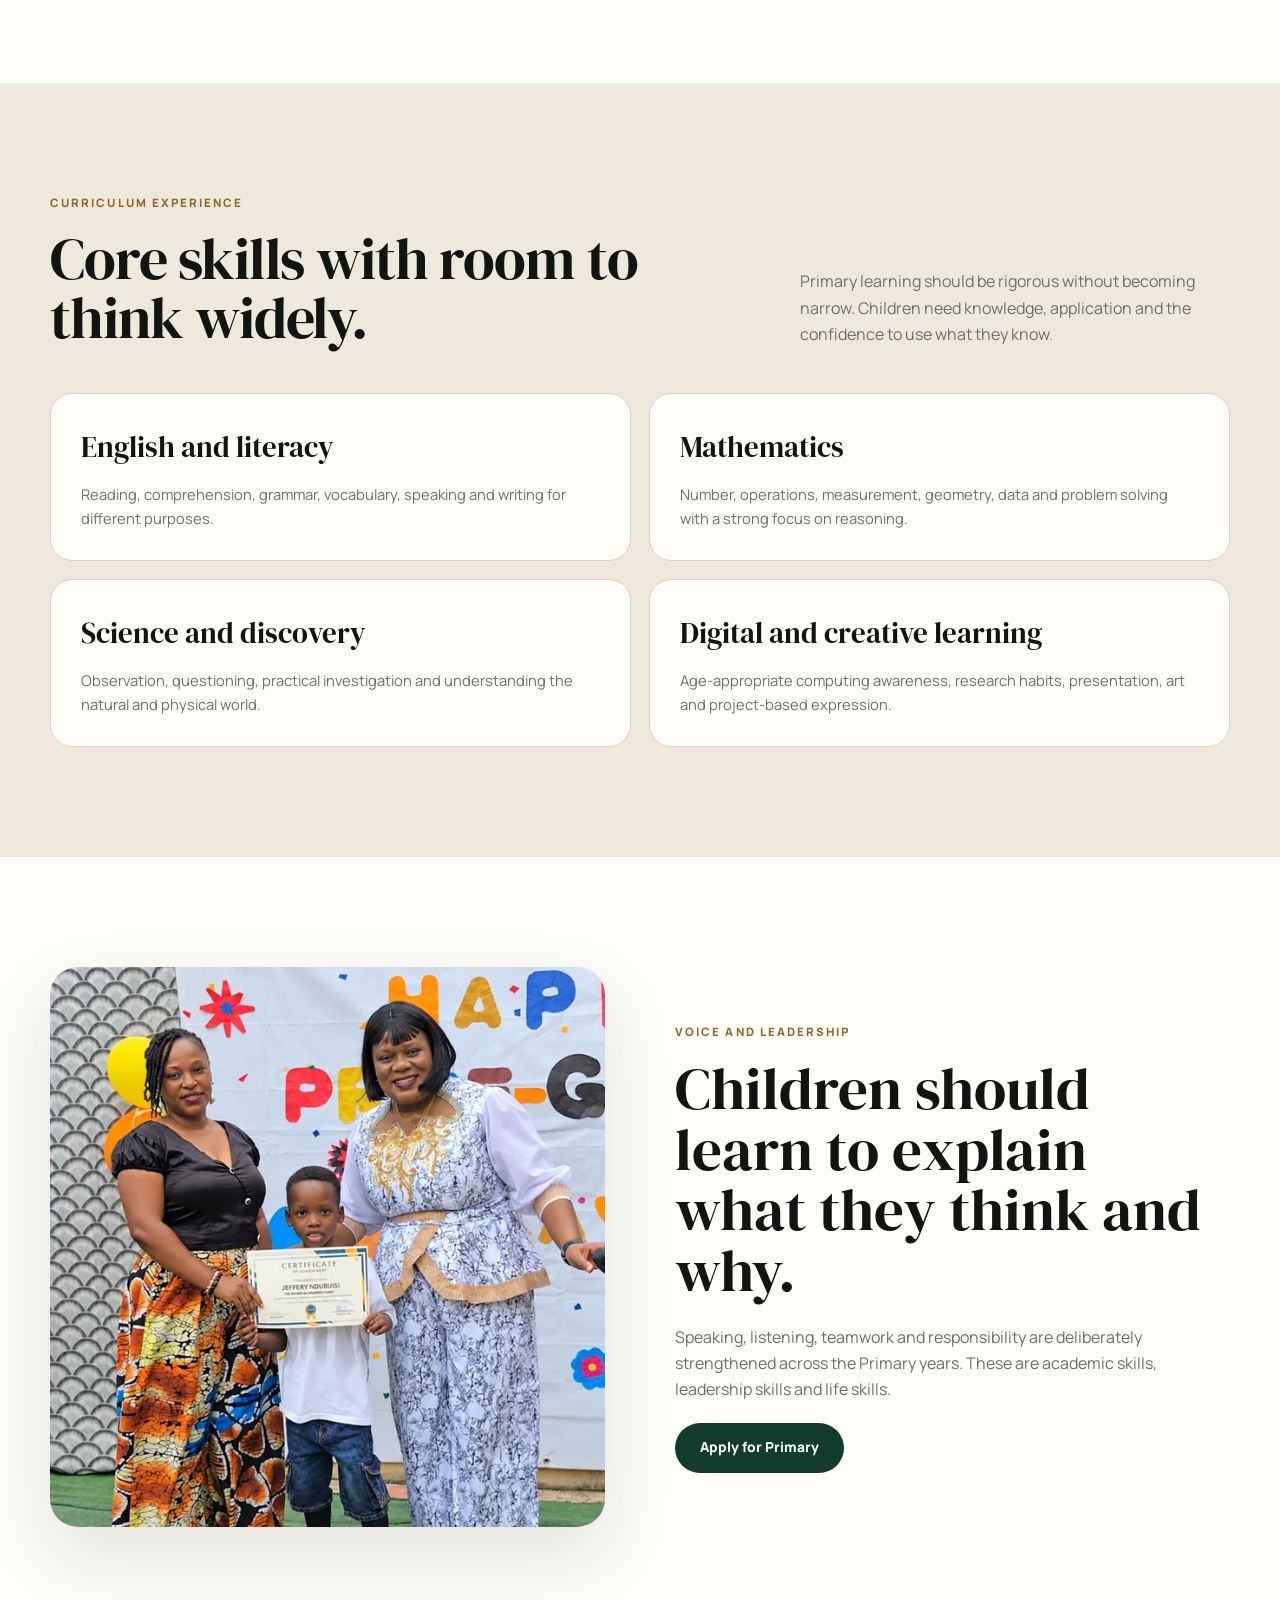
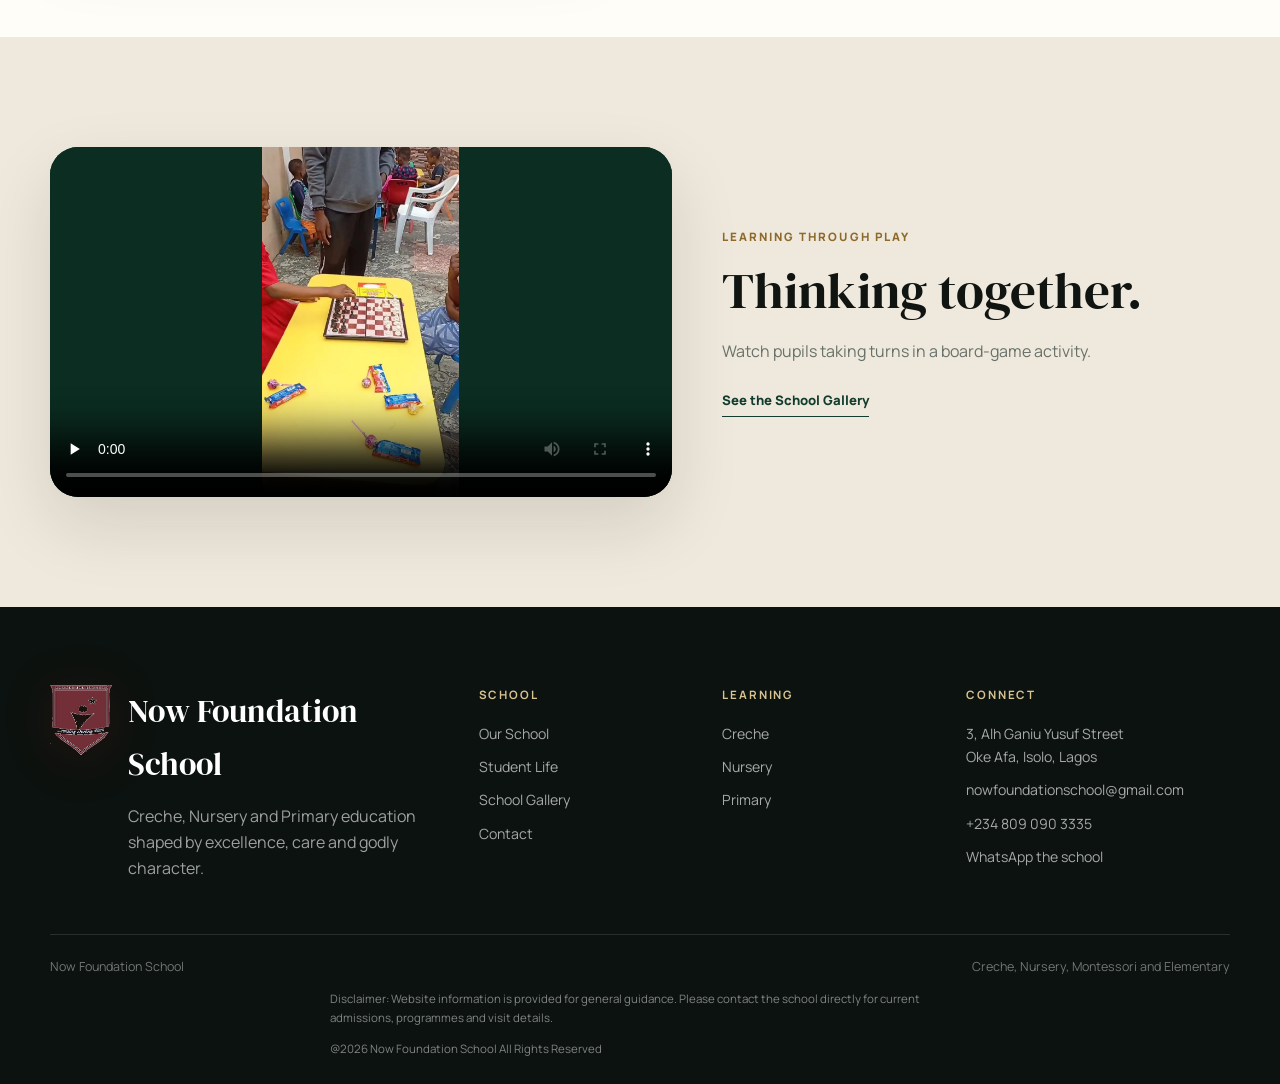
<file: primary.html>
<!doctype html>
<html lang="en">
<head>
  <meta charset="utf-8">
  <meta name="viewport" content="width=device-width,initial-scale=1">
  <meta name="description" content="Explore Primary 1 to 5 learning at Now Foundation School.">
  <meta name="theme-color" content="#123d2e">
  <title>Primary | Now Foundation School</title>
  <link rel="stylesheet" href="assets/css/site.css">
  <link rel="icon" href="assets/images/logo-symbol.png" type="image/png">
</head>
<body data-page="primary">
<a class="skip-link" href="#main">Skip to main content</a>
<header class="site-header">
  <div class="container nav-shell">
    <a class="brand" href="index.html" aria-label="Now Foundation School home">
      <img class="brand-mark" src="assets/images/logo-symbol.png" alt="Now Foundation School logo">
      <span class="brand-text">
        <strong>Now Foundation School</strong>
        <span>Creche • Nursery • Primary</span>
      </span>
    </a>
    <button class="menu-button" type="button" aria-expanded="false" aria-label="Open navigation" data-menu-button><span></span></button>
    <nav class="main-nav" aria-label="Primary navigation" data-main-nav><a href="index.html" data-nav="home">Home</a><a href="about.html" data-nav="about">Our School</a><a href="creche.html" data-nav="creche">Creche</a><a href="nursery.html" data-nav="nursery">Nursery</a><a href="primary.html" data-nav="primary">Primary</a><a href="student-life.html" data-nav="student-life">Student Life</a><a href="gallery.html" data-nav="gallery">Gallery</a><a href="contact.html" data-nav="contact">Contact</a><a class="nav-cta" href="admissions.html" data-nav="admissions">Apply</a></nav>
  </div>
</header>
<main id="main">
<section class="page-hero"><div class="container page-hero-grid"><div><div class="kicker">Primary</div><h1>Academic depth, confident thinking and growing responsibility.</h1><p>Primary 1 to 5 builds strong literacy and numeracy while widening the child's world through science, technology, communication, creativity and citizenship.</p></div><div class="page-hero-image"><span class="media-slot" data-media-key="primary_hero" aria-hidden="true"></span></div></div></section>
<section class="section"><div class="container editorial"><aside><div class="eyebrow">Primary 1 to 5</div><p>At Primary level, children need both mastery of essential skills and increasing independence in how they use those skills.</p></aside><div class="editorial-copy reveal"><h2>We teach for understanding, not just completion.</h2><p>Lessons are designed to strengthen reading, writing, mathematics and subject knowledge while giving children regular opportunities to discuss, investigate, solve problems and explain their thinking.</p><h3>Academic priorities</h3><ul><li>Fluent reading, comprehension and increasingly confident writing.</li><li>Strong number sense, calculation and mathematical reasoning.</li><li>Observation, investigation and age-appropriate scientific thinking.</li><li>Digital awareness and responsible use of technology for learning.</li><li>Knowledge of community, Nigeria, the wider world and responsible citizenship.</li><li>Creative expression through art, presentation, movement and project work.</li></ul><h3>Growing independence</h3><p>As children progress, expectations increase around organisation, responsibility, collaboration, communication and the ability to reflect on feedback.</p></div></div></section>
<section class="section section-soft"><div class="container"><div class="section-head reveal"><div><div class="eyebrow">Curriculum experience</div><h2>Core skills with room to think widely.</h2></div><p>Primary learning should be rigorous without becoming narrow. Children need knowledge, application and the confidence to use what they know.</p></div><div class="curriculum-grid reveal"><div class="curriculum-card"><h3>English and literacy</h3><p>Reading, comprehension, grammar, vocabulary, speaking and writing for different purposes.</p></div><div class="curriculum-card"><h3>Mathematics</h3><p>Number, operations, measurement, geometry, data and problem solving with a strong focus on reasoning.</p></div><div class="curriculum-card"><h3>Science and discovery</h3><p>Observation, questioning, practical investigation and understanding the natural and physical world.</p></div><div class="curriculum-card"><h3>Digital and creative learning</h3><p>Age-appropriate computing awareness, research habits, presentation, art and project-based expression.</p></div></div></div></section>
<section class="section"><div class="container split-section"><div class="split-image reveal"><span class="media-slot" data-media-key="primary_leadership" aria-hidden="true"></span></div><div class="split-copy reveal"><div class="eyebrow">Voice and leadership</div><h2>Children should learn to explain what they think and why.</h2><p>Speaking, listening, teamwork and responsibility are deliberately strengthened across the Primary years. These are academic skills, leadership skills and life skills.</p><a class="button button-dark" href="admissions.html">Apply for Primary</a></div></div></section>
<section class="section section-soft"><div class="container video-feature"><div class="video-feature-media reveal"><video controls playsinline preload="none" poster="public/media/images/gallery/pupils-playing-board-game.webp" aria-label="Pupils playing a board game together"><source src="public/media/videos/student-activities/pupils-playing-board-game.mp4" type="video/mp4"></video></div><div class="video-feature-copy reveal"><div class="eyebrow">Learning through play</div><h2>Thinking together.</h2><p>Watch pupils taking turns in a board-game activity.</p><a class="text-link" href="gallery.html#videos">See the School Gallery</a></div></div></section>
</main>
<footer class="site-footer">
  <div class="container footer-grid">
    <div class="footer-brand">
      <img class="footer-mark" src="assets/images/logo-symbol.png" alt="Now Foundation School logo">
      <div>
        <h2>Now Foundation School</h2>
        <p>Creche, Nursery and Primary education shaped by excellence, care and godly character.</p>
      </div>
    </div>
    <div class="footer-col">
      <h3>School</h3>
      <a href="about.html">Our School</a>
      <a href="student-life.html">Student Life</a><a href="gallery.html">School Gallery</a>
      <a href="contact.html">Contact</a>
    </div>
    <div class="footer-col">
      <h3>Learning</h3>
      <a href="creche.html">Creche</a>
      <a href="nursery.html">Nursery</a>
      <a href="primary.html">Primary</a>
    </div>
    <div class="footer-col">
      <h3>Connect</h3>
      <p>3, Alh Ganiu Yusuf Street<br>Oke Afa, Isolo, Lagos</p>
      <a href="mailto:nowfoundationschool@gmail.com">nowfoundationschool@gmail.com</a>
      <a href="tel:+2348090903335">+234 809 090 3335</a>
      <a href="https://wa.me/2348090903335" target="_blank" rel="noopener">WhatsApp the school</a>
    </div>
  </div>
  <div class="container footer-bottom">
    <span>Now Foundation School</span>
    <span>Creche, Nursery, Montessori and Elementary</span>
  </div><p class="footer-disclaimer">Disclaimer: Website information is provided for general guidance. Please contact the school directly for current admissions, programmes and visit details.</p><p class="footer-disclaimer">@2026 Now Foundation School All Rights Reserved</p>
</footer>
<script src="assets/js/site.js"></script>
</body>
</html>
</file>
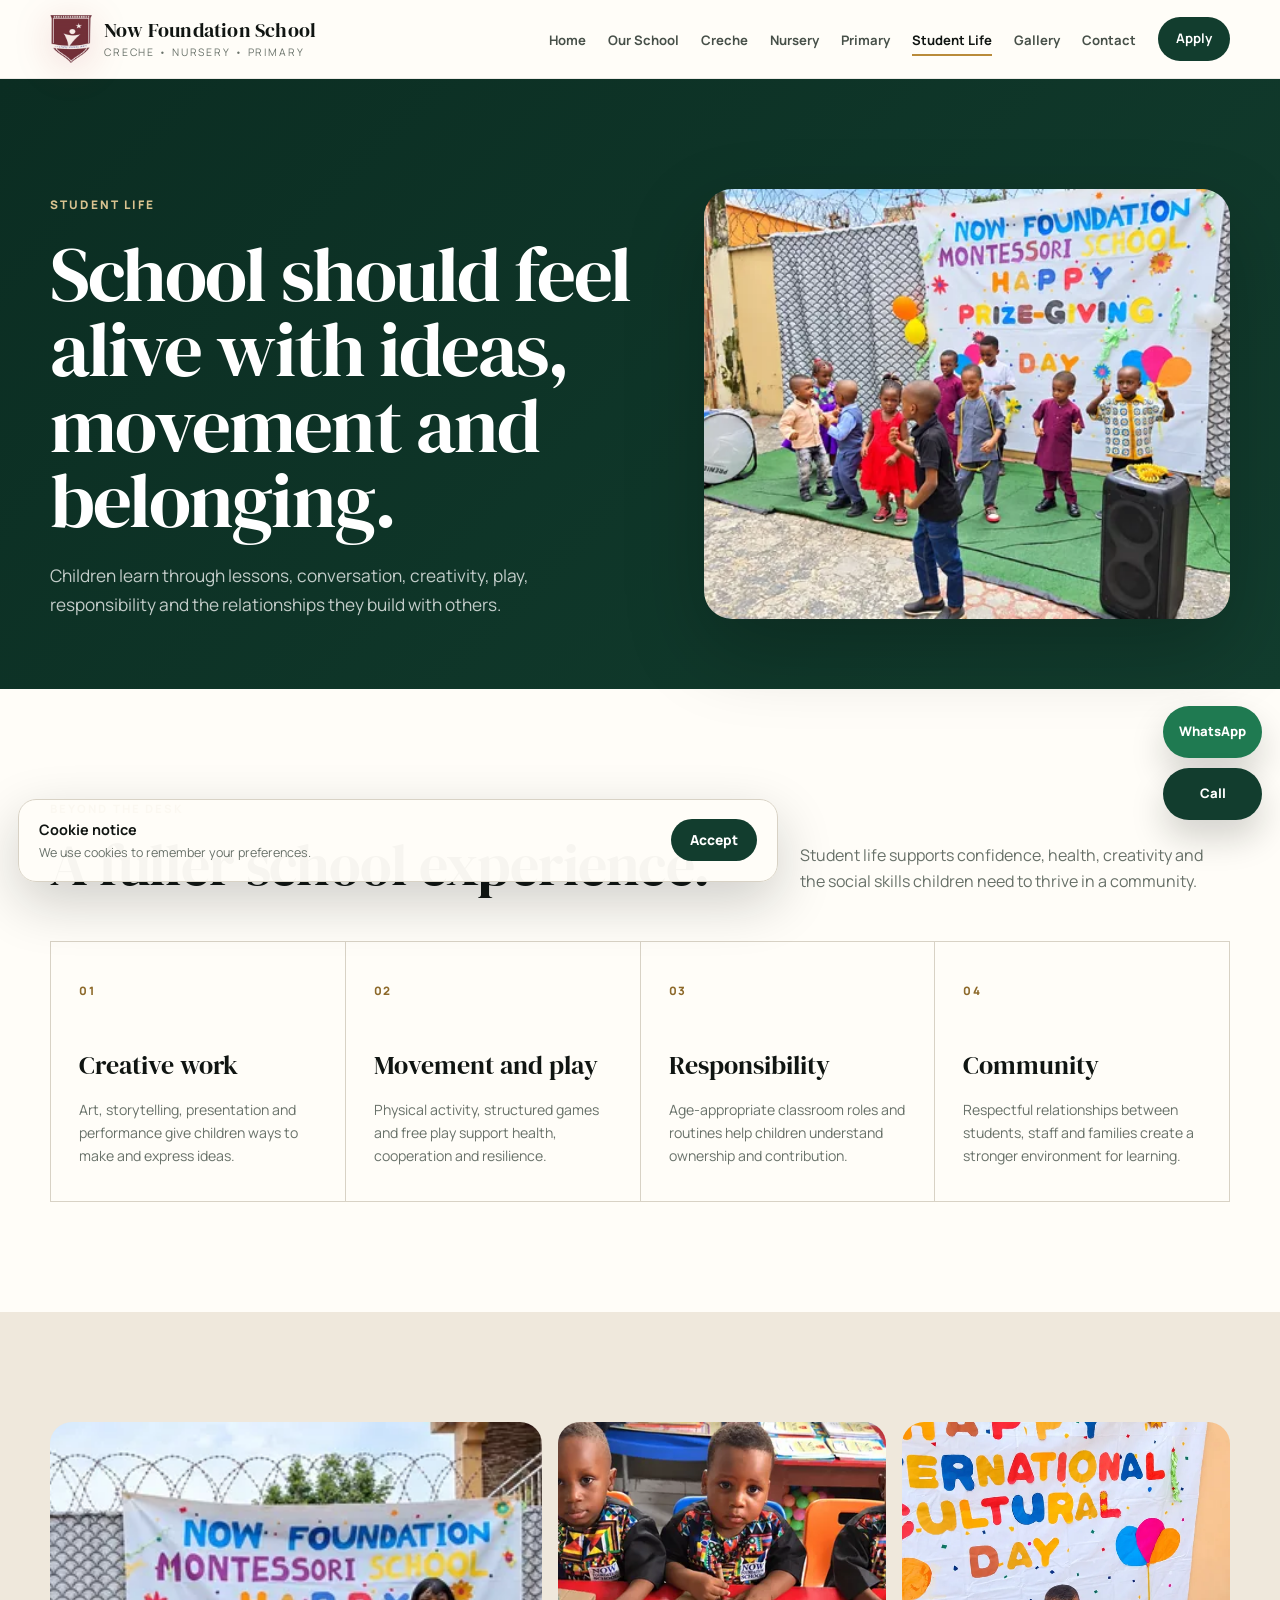
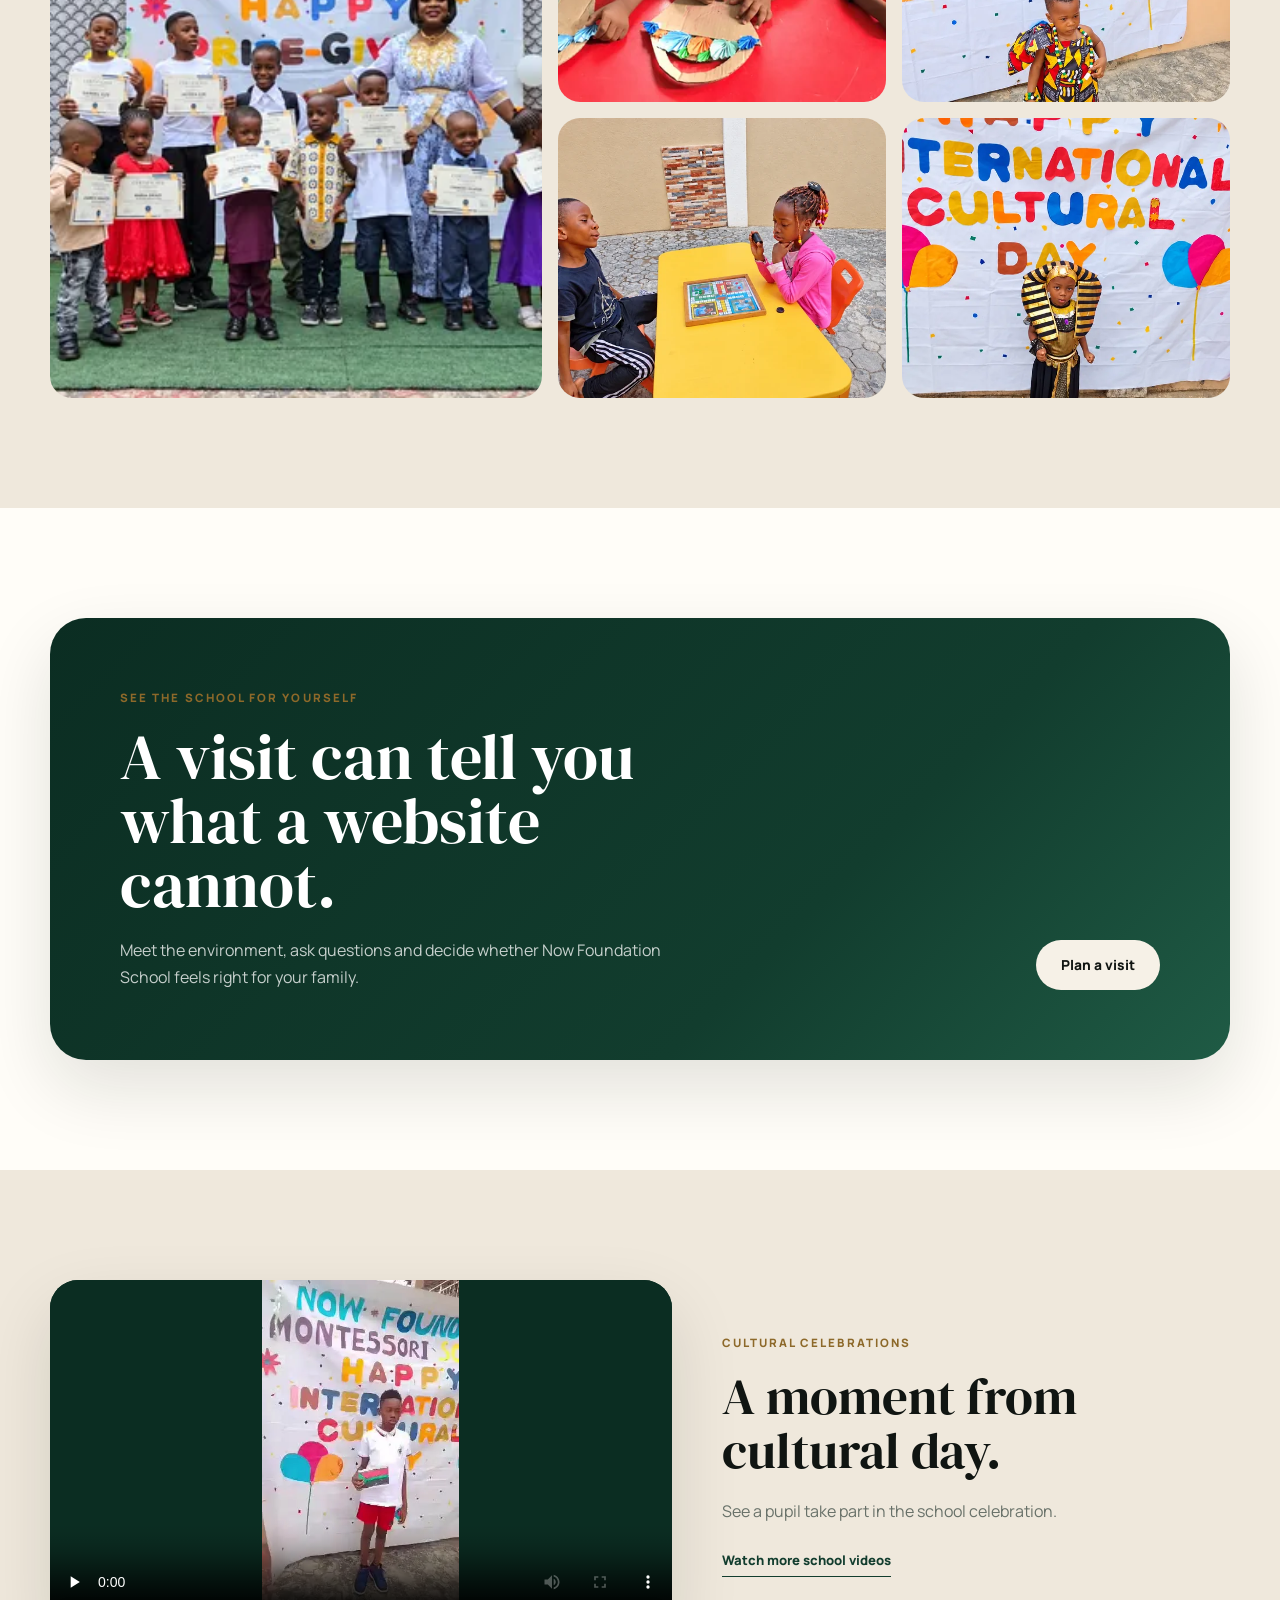
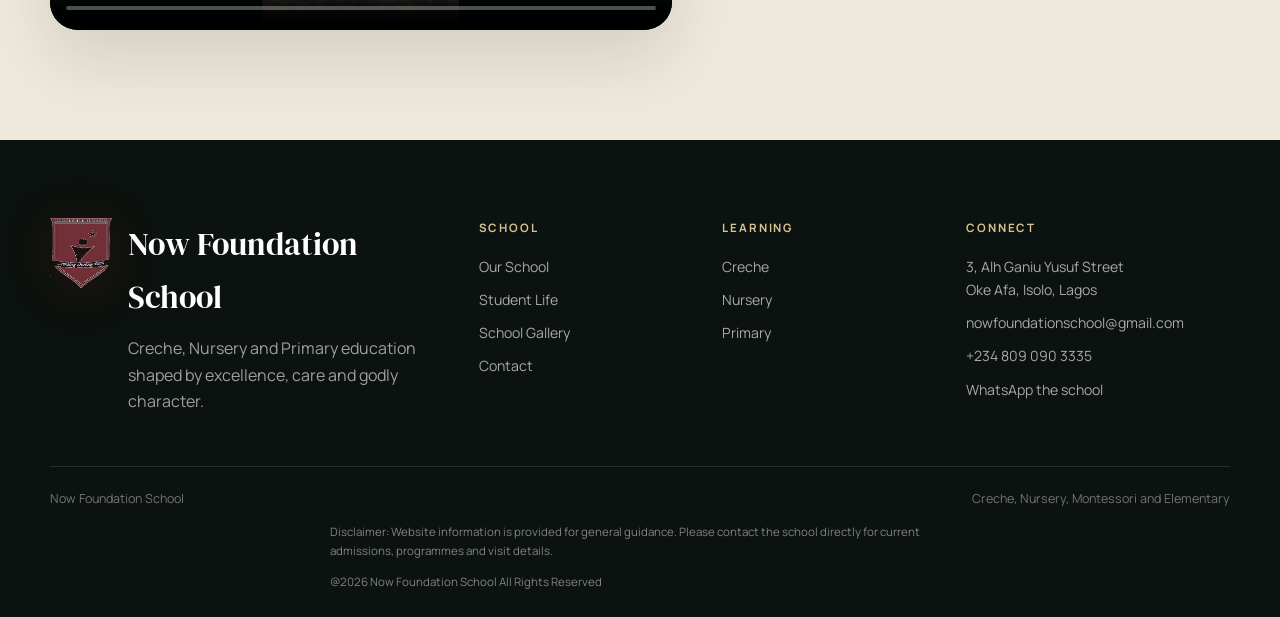
<file: student-life.html>
<!doctype html>
<html lang="en">
<head>
  <meta charset="utf-8">
  <meta name="viewport" content="width=device-width,initial-scale=1">
  <meta name="description" content="Explore student life, creativity, movement and community at Now Foundation School.">
  <meta name="theme-color" content="#123d2e">
  <title>Student Life | Now Foundation School</title>
  <link rel="stylesheet" href="assets/css/site.css">
  <link rel="icon" href="assets/images/logo-symbol.png" type="image/png">
</head>
<body data-page="student-life">
<a class="skip-link" href="#main">Skip to main content</a>
<header class="site-header">
  <div class="container nav-shell">
    <a class="brand" href="index.html" aria-label="Now Foundation School home">
      <img class="brand-mark" src="assets/images/logo-symbol.png" alt="Now Foundation School logo">
      <span class="brand-text">
        <strong>Now Foundation School</strong>
        <span>Creche • Nursery • Primary</span>
      </span>
    </a>
    <button class="menu-button" type="button" aria-expanded="false" aria-label="Open navigation" data-menu-button><span></span></button>
    <nav class="main-nav" aria-label="Primary navigation" data-main-nav><a href="index.html" data-nav="home">Home</a><a href="about.html" data-nav="about">Our School</a><a href="creche.html" data-nav="creche">Creche</a><a href="nursery.html" data-nav="nursery">Nursery</a><a href="primary.html" data-nav="primary">Primary</a><a href="student-life.html" data-nav="student-life">Student Life</a><a href="gallery.html" data-nav="gallery">Gallery</a><a href="contact.html" data-nav="contact">Contact</a><a class="nav-cta" href="admissions.html" data-nav="admissions">Apply</a></nav>
  </div>
</header>
<main id="main">
<section class="page-hero"><div class="container page-hero-grid"><div><div class="kicker">Student Life</div><h1>School should feel alive with ideas, movement and belonging.</h1><p>Children learn through lessons, conversation, creativity, play, responsibility and the relationships they build with others.</p></div><div class="page-hero-image"><span class="media-slot" data-media-key="student_life_hero" aria-hidden="true"></span></div></div></section>
<section class="section"><div class="container"><div class="section-head reveal"><div><div class="eyebrow">Beyond the desk</div><h2>A fuller school experience.</h2></div><p>Student life supports confidence, health, creativity and the social skills children need to thrive in a community.</p></div><div class="pillars reveal"><div class="pillar"><span class="number">01</span><h3>Creative work</h3><p>Art, storytelling, presentation and performance give children ways to make and express ideas.</p></div><div class="pillar"><span class="number">02</span><h3>Movement and play</h3><p>Physical activity, structured games and free play support health, cooperation and resilience.</p></div><div class="pillar"><span class="number">03</span><h3>Responsibility</h3><p>Age-appropriate classroom roles and routines help children understand ownership and contribution.</p></div><div class="pillar"><span class="number">04</span><h3>Community</h3><p>Respectful relationships between students, staff and families create a stronger environment for learning.</p></div></div></div></section>
<section class="section section-soft"><div class="container gallery-grid reveal"><figure><span class="media-slot" data-media-key="student_gallery_1" aria-hidden="true"></span></figure><figure><span class="media-slot" data-media-key="student_gallery_2" aria-hidden="true"></span></figure><figure><span class="media-slot" data-media-key="student_gallery_3" aria-hidden="true"></span></figure><figure><span class="media-slot" data-media-key="student_gallery_4" aria-hidden="true"></span></figure><figure><span class="media-slot" data-media-key="student_gallery_5" aria-hidden="true"></span></figure></div></section>
<section class="section"><div class="container"><div class="cta-panel reveal"><div><div class="eyebrow">See the school for yourself</div><h2>A visit can tell you what a website cannot.</h2><p>Meet the environment, ask questions and decide whether Now Foundation School feels right for your family.</p></div><div class="actions"><a class="button button-primary" href="contact.html">Plan a visit</a></div></div></div></section>
<section class="section section-soft"><div class="container video-feature"><div class="video-feature-media reveal"><video controls playsinline preload="none" poster="public/media/images/gallery/cultural-day-presentation.webp" aria-label="Pupil presenting at cultural day"><source src="public/media/videos/school-events/cultural-day-presentation.mp4" type="video/mp4"></video></div><div class="video-feature-copy reveal"><div class="eyebrow">Cultural celebrations</div><h2>A moment from cultural day.</h2><p>See a pupil take part in the school celebration.</p><a class="text-link" href="gallery.html#videos">Watch more school videos</a></div></div></section>
</main>
<footer class="site-footer">
  <div class="container footer-grid">
    <div class="footer-brand">
      <img class="footer-mark" src="assets/images/logo-symbol.png" alt="Now Foundation School logo">
      <div>
        <h2>Now Foundation School</h2>
        <p>Creche, Nursery and Primary education shaped by excellence, care and godly character.</p>
      </div>
    </div>
    <div class="footer-col">
      <h3>School</h3>
      <a href="about.html">Our School</a>
      <a href="student-life.html">Student Life</a><a href="gallery.html">School Gallery</a>
      <a href="contact.html">Contact</a>
    </div>
    <div class="footer-col">
      <h3>Learning</h3>
      <a href="creche.html">Creche</a>
      <a href="nursery.html">Nursery</a>
      <a href="primary.html">Primary</a>
    </div>
    <div class="footer-col">
      <h3>Connect</h3>
      <p>3, Alh Ganiu Yusuf Street<br>Oke Afa, Isolo, Lagos</p>
      <a href="mailto:nowfoundationschool@gmail.com">nowfoundationschool@gmail.com</a>
      <a href="tel:+2348090903335">+234 809 090 3335</a>
      <a href="https://wa.me/2348090903335" target="_blank" rel="noopener">WhatsApp the school</a>
    </div>
  </div>
  <div class="container footer-bottom">
    <span>Now Foundation School</span>
    <span>Creche, Nursery, Montessori and Elementary</span>
  </div><p class="footer-disclaimer">Disclaimer: Website information is provided for general guidance. Please contact the school directly for current admissions, programmes and visit details.</p><p class="footer-disclaimer">@2026 Now Foundation School All Rights Reserved</p>
</footer>
<script src="assets/js/site.js"></script>
</body>
</html>
</file>
<file: assets/css/site.css>
@import url('https://fonts.googleapis.com/css2?family=DM+Serif+Display&family=Manrope:wght@400;500;600;700;800&display=swap');

:root{
  --ink:#101512;
  --forest:#123d2e;
  --forest-deep:#0b2d22;
  --leaf:#2a6a50;
  --cream:#f6f1e7;
  --paper:#fffdf8;
  --sand:#e6dcc9;
  --gold:#b98b3b;
  --gold-deep:#8d692a;
  --muted:#687169;
  --line:#d8d2c5;
  --white:#ffffff;
  --danger:#8a2d2d;
  --success:#1f684c;
  --shadow:0 28px 70px rgba(16,21,18,.12);
  --radius:28px;
  --radius-sm:18px;
  --max:1180px;
}

*{box-sizing:border-box;margin:0;padding:0}
html{scroll-behavior:smooth}
body{font-family:'Manrope',system-ui,sans-serif;background:var(--paper);color:var(--ink);line-height:1.65;-webkit-font-smoothing:antialiased}
img{display:block;max-width:100%}
.media-slot{display:block;width:100%;height:100%;background:var(--sand)}
.media-slot img,.media-slot video{display:block;width:100%;height:100%;object-fit:cover}
.hero-media .media-slot{background:var(--forest-deep)}
.program-card .media-slot{position:absolute;inset:0;background:var(--forest)}
.page-hero-image .media-slot{background:#24513f}
.day-image .media-slot{min-height:600px;background:#254236}
.split-image .media-slot{min-height:560px;background:var(--sand)}
a{color:inherit;text-decoration:none}
button,input,select,textarea{font:inherit}
button{cursor:pointer}
::selection{background:var(--sand);color:var(--ink)}

.skip-link{position:fixed;left:18px;top:-80px;z-index:999;background:var(--ink);color:var(--white);padding:12px 16px;border-radius:10px;transition:top .2s}
.skip-link:focus{top:18px}
.container{width:min(var(--max),calc(100% - 40px));margin-inline:auto}
.cookie-consent{position:fixed;left:18px;bottom:18px;z-index:120;display:flex;align-items:center;justify-content:space-between;gap:24px;width:min(760px,calc(100% - 36px));padding:18px 20px;border:1px solid var(--line);border-radius:18px;background:rgba(255,253,248,.97);box-shadow:0 20px 55px rgba(16,21,18,.2)}
.cookie-consent strong{display:block;font-size:.9rem}.cookie-consent p{color:var(--muted);font-size:.78rem;line-height:1.5;margin-top:3px}.cookie-consent .button{min-height:42px;padding-inline:18px;flex:0 0 auto}

.site-header{position:sticky;top:0;z-index:80;background:rgba(255,253,248,.94);backdrop-filter:blur(16px);border-bottom:1px solid rgba(16,21,18,.08)}
.nav-shell{height:78px;display:flex;align-items:center;justify-content:space-between;gap:28px}
.brand{display:flex;align-items:center;gap:12px;line-height:1.05;min-width:max-content}
.brand-mark{width:42px;height:auto;flex:0 0 auto;filter:drop-shadow(0 8px 18px rgba(163,18,18,.18))}
.brand-text{display:flex;flex-direction:column}
.brand strong{font-family:'DM Serif Display',serif;font-size:1.28rem;font-weight:400;letter-spacing:.01em}
.brand-text span{font-size:.65rem;text-transform:uppercase;letter-spacing:.18em;color:var(--muted);margin-top:5px}
.main-nav{display:flex;align-items:center;gap:22px}
.main-nav a{font-size:.82rem;font-weight:700;color:#475049;position:relative;padding:28px 0 25px}
.main-nav a:after{content:'';position:absolute;left:0;right:0;bottom:20px;height:2px;background:var(--gold);transform:scaleX(0);transform-origin:left;transition:transform .2s ease}
.main-nav a:hover,.main-nav a[aria-current='page']{color:var(--ink)}
.main-nav a:hover:after,.main-nav a[aria-current='page']:after{transform:scaleX(1)}
.main-nav .nav-cta{display:inline-flex;align-items:center;justify-content:center;flex-shrink:0;white-space:nowrap;min-height:44px;padding:0 18px;border-radius:999px;background:var(--forest);color:var(--white)!important}
.nav-cta:after{display:none!important}
.nav-cta:hover{background:var(--forest-deep)}
.menu-button{display:none;width:46px;height:46px;border:1px solid var(--line);border-radius:50%;background:var(--paper);position:relative}
.menu-button span,.menu-button:before,.menu-button:after{content:'';position:absolute;left:13px;right:13px;height:2px;background:var(--ink);transition:.2s}
.menu-button span{top:22px}.menu-button:before{top:16px}.menu-button:after{top:28px}
.menu-button[aria-expanded='true'] span{opacity:0}.menu-button[aria-expanded='true']:before{transform:translateY(6px) rotate(45deg)}.menu-button[aria-expanded='true']:after{transform:translateY(-6px) rotate(-45deg)}

.hero{position:relative;min-height:730px;display:flex;align-items:flex-end;overflow:hidden;background:var(--forest-deep)}
.hero-media{position:absolute;inset:0}
.hero-media .mobile-gate-verse{display:none;position:absolute;z-index:1;top:24px;left:50%;transform:translateX(-50%);width:min(680px,calc(100% - 40px));padding:18px 24px;border-radius:14px;background:rgba(11,45,34,.84);color:var(--white);text-align:center;box-shadow:0 4px 16px #0002}
.gate-welcome{display:block;font-size:clamp(1rem,2vw,1.35rem);font-weight:700;line-height:1.3;margin-bottom:10px}
.hero .mobile-gate-verse p{margin:0;max-width:none;color:var(--white);font-family:'DM Serif Display',serif;font-size:1.45rem;line-height:1.3;text-shadow:none}
.mobile-gate-verse cite{display:block;margin-top:6px;font-size:.75rem;font-style:normal;letter-spacing:.08em;color:var(--white)}
.hero-media img{width:100%;height:100%;object-fit:cover;object-position:center 45%}
.hero-media:after{content:'';position:absolute;inset:0;background:linear-gradient(90deg,rgba(6,25,19,.68) 0%,rgba(8,32,24,.42) 43%,rgba(8,32,24,.12) 76%,rgba(8,32,24,.02) 100%)}
.hero-copy{position:relative;z-index:2;width:min(760px,100%);padding:170px 0 110px;color:var(--white)}
.kicker{display:block;font-size:.74rem;text-transform:uppercase;letter-spacing:.18em;font-weight:800;color:#d9c390;margin-bottom:22px}
.hero h1,.page-hero h1,.display{font-family:'DM Serif Display',serif;font-weight:400;letter-spacing:-.025em;line-height:.98}
.hero h1{font-size:clamp(3.8rem,7.6vw,7.2rem);max-width:760px;text-wrap:balance;text-shadow:0 4px 24px rgba(0,0,0,.24)}
.hero h1 span{display:block}
.hero p{font-size:clamp(1rem,1.6vw,1.2rem);max-width:520px;color:rgba(255,255,255,.9);margin-top:26px;text-shadow:0 2px 12px rgba(0,0,0,.24)}
.hero-verse{margin-top:28px;max-width:620px;padding:22px 24px;border-radius:22px;background:rgba(255,255,255,.09);border:1px solid rgba(255,255,255,.18);backdrop-filter:blur(10px)}
.hero-verse span{display:block;font-size:.72rem;text-transform:uppercase;letter-spacing:.18em;color:#d9c390;font-weight:800;margin-bottom:10px}
.hero-verse strong{display:block;font-family:'DM Serif Display',serif;font-size:clamp(1.35rem,2.1vw,2rem);line-height:1.2;font-weight:400}
.hero-verse p{margin-top:10px;font-size:.88rem;color:rgba(255,255,255,.72)}
.actions{display:flex;gap:14px;flex-wrap:wrap;margin-top:38px}
.button{display:inline-flex;align-items:center;justify-content:center;min-height:50px;padding:0 24px;border-radius:999px;font-size:.86rem;font-weight:800;border:1px solid transparent;transition:.2s ease}
.button-primary{background:var(--cream);color:var(--ink)}
.button-primary:hover{background:var(--white);transform:translateY(-2px)}
.button-secondary{border-color:rgba(255,255,255,.45);color:var(--white);background:rgba(255,255,255,.06)}
.button-secondary:hover{background:rgba(255,255,255,.14);border-color:var(--white)}
.button-dark{background:var(--forest);color:var(--white)}
.button-dark:hover{background:var(--forest-deep);transform:translateY(-2px)}
.button-line{border-color:var(--ink);color:var(--ink);background:transparent}
.button-line:hover{background:var(--ink);color:var(--white)}

.home-intro{padding:110px 0;background:var(--cream)}
.intro-grid{display:grid;grid-template-columns:1.2fr .8fr;gap:90px;align-items:start}
.eyebrow{font-size:.72rem;text-transform:uppercase;letter-spacing:.18em;font-weight:800;color:var(--gold-deep);margin-bottom:18px}
.display{font-size:clamp(2.8rem,5vw,5rem);max-width:780px}
.lead{font-size:1.08rem;color:#4d5750;margin-top:24px;max-width:690px}
.stage-stack{display:grid;gap:12px}
.stage-row{display:grid;grid-template-columns:1fr auto;gap:16px;padding:22px 0;border-bottom:1px solid rgba(16,21,18,.16)}
.stage-row:first-child{border-top:1px solid rgba(16,21,18,.16)}
.stage-row strong{font-size:1rem}.stage-row span{font-size:.82rem;color:var(--muted)}

.section{padding:110px 0}
.section-soft{background:#efe8dc}
.section-dark{background:var(--ink);color:var(--white)}
.section-head{display:flex;justify-content:space-between;gap:48px;align-items:end;margin-bottom:46px}
.section-head h2{font-family:'DM Serif Display',serif;font-size:clamp(2.5rem,4.5vw,4.3rem);font-weight:400;line-height:1.02;letter-spacing:-.02em;max-width:760px}
.section-head p{max-width:430px;color:var(--muted)}
.section-dark .section-head p{color:rgba(255,255,255,.66)}

.program-grid{display:grid;grid-template-columns:repeat(3,1fr);gap:20px}
.program-card{position:relative;min-height:520px;border-radius:var(--radius);overflow:hidden;background:#ddd;box-shadow:var(--shadow)}
.program-card img{position:absolute;inset:0;width:100%;height:100%;object-fit:cover;transition:transform .5s ease}
.program-card:after{content:'';position:absolute;inset:0;background:linear-gradient(180deg,rgba(0,0,0,.04) 30%,rgba(5,16,12,.88) 100%)}
.program-card:hover img{transform:scale(1.035)}
.program-card-content{position:absolute;z-index:2;left:0;right:0;bottom:0;color:var(--white);padding:34px}
.program-card-content span{font-size:.74rem;text-transform:uppercase;letter-spacing:.14em;color:#dfc792;font-weight:800}
.program-card-content h3{font-family:'DM Serif Display',serif;font-size:2.2rem;font-weight:400;margin-top:8px}
.program-card-content p{font-size:.9rem;color:rgba(255,255,255,.78);margin:10px 0 20px}
.text-link{display:inline-flex;align-items:center;gap:10px;font-size:.82rem;font-weight:800;border-bottom:1px solid currentColor;padding-bottom:4px}

.pillars{display:grid;grid-template-columns:repeat(4,1fr);border-top:1px solid var(--line);border-left:1px solid var(--line)}
.pillar{padding:34px 28px;border-right:1px solid var(--line);border-bottom:1px solid var(--line);min-height:240px}
.pillar .number{font-size:.72rem;color:var(--gold-deep);font-weight:800;letter-spacing:.14em}
.pillar h3{font-family:'DM Serif Display',serif;font-size:1.65rem;font-weight:400;margin:42px 0 10px}
.pillar p{font-size:.88rem;color:var(--muted)}

.day-layout{display:grid;grid-template-columns:.8fr 1.2fr;gap:80px;align-items:center}
.day-image{border-radius:var(--radius);overflow:hidden;min-height:600px;box-shadow:var(--shadow)}
.day-image img{width:100%;height:600px;object-fit:cover}
.timeline{display:grid}
.timeline-row{display:grid;grid-template-columns:120px 1fr;gap:28px;padding:22px 0;border-bottom:1px solid rgba(255,255,255,.16)}
.timeline-row:first-child{border-top:1px solid rgba(255,255,255,.16)}
.timeline-row strong{font-size:.8rem;color:#d8c391;text-transform:uppercase;letter-spacing:.12em}
.timeline-row p{color:rgba(255,255,255,.72)}

.gallery-grid{display:grid;grid-template-columns:1.2fr .8fr .8fr;grid-template-rows:280px 280px;gap:16px}
.gallery-grid figure{overflow:hidden;border-radius:22px;background:#ddd}
.gallery-grid figure:first-child{grid-row:1/3}
.gallery-grid img{width:100%;height:100%;object-fit:cover;transition:transform .5s ease}
.gallery-grid figure:hover img{transform:scale(1.04)}

.gallery-hero{padding-bottom:90px}
.gallery-hero h1{max-width:850px}
.gallery-section{background:var(--cream)}
.gallery-toolbar{display:flex;gap:8px;border-bottom:1px solid var(--line);margin-bottom:26px}
.gallery-tab{border:0;border-bottom:3px solid transparent;background:transparent;padding:15px 23px;font-size:.88rem;font-weight:800;color:var(--muted)}
.gallery-tab:hover,.gallery-tab.is-active{color:var(--forest);border-bottom-color:var(--gold)}
.gallery-filters{display:flex;gap:8px;flex-wrap:wrap;margin-bottom:28px}
.gallery-filter{border:1px solid var(--line);background:var(--paper);color:var(--ink);border-radius:999px;padding:9px 16px;font-size:.78rem;font-weight:800}
.gallery-filter:hover,.gallery-filter.is-active{background:var(--forest);border-color:var(--forest);color:var(--white)}
.gallery-card-grid{display:grid;grid-template-columns:repeat(3,minmax(0,1fr));gap:20px}
.gallery-card{display:block;position:relative;overflow:hidden;text-align:left;border:1px solid var(--line);border-radius:22px;background:var(--paper);color:var(--ink);box-shadow:0 12px 28px rgba(16,21,18,.06);transition:transform .2s,box-shadow .2s;width:100%}
.gallery-card:hover{transform:translateY(-3px);box-shadow:var(--shadow)}
.gallery-card:focus-visible,.gallery-tab:focus-visible,.gallery-filter:focus-visible,.media-dialog button:focus-visible{outline:3px solid var(--gold);outline-offset:3px}
.gallery-card img{width:100%;height:250px;object-fit:cover;background:var(--sand)}
.gallery-video-card img{object-fit:contain;background:var(--forest-deep)}
.gallery-card-copy{display:grid;gap:5px;padding:18px 20px 21px}
.gallery-card-copy small{color:var(--gold-deep);font-size:.7rem;text-transform:uppercase;letter-spacing:.12em;font-weight:800}
.gallery-card-copy strong{font-family:'DM Serif Display',serif;font-size:1.4rem;font-weight:400;line-height:1.15}
.gallery-play{position:absolute;top:105px;left:calc(50% - 27px);display:grid;place-items:center;width:54px;height:54px;border-radius:50%;background:rgba(255,253,248,.94);color:var(--forest);font-size:1.2rem;box-shadow:0 8px 30px rgba(0,0,0,.28)}
.gallery-empty{padding:34px;border:1px solid var(--line);border-radius:18px;background:var(--paper);color:var(--muted)}
.media-dialog{border:0;border-radius:24px;background:var(--paper);color:var(--ink);width:min(960px,calc(100% - 24px));max-height:92vh;padding:0;box-shadow:0 30px 90px rgba(0,0,0,.35)}
.media-dialog::backdrop{background:rgba(4,17,12,.82)}
.media-dialog-shell{padding:18px;position:relative}
.media-dialog-close{position:absolute;right:24px;top:24px;z-index:2;border:0;border-radius:50%;width:42px;height:42px;background:rgba(255,253,248,.94);color:var(--ink);font-size:1.8rem;line-height:1}
.media-dialog-stage{display:grid;place-items:center;min-height:220px;background:var(--forest-deep);border-radius:16px;overflow:hidden}
.media-dialog-stage img,.media-dialog-stage video{display:block;max-width:100%;max-height:70vh;object-fit:contain}
.media-dialog-stage video{width:100%;background:#000}
.media-dialog-footer{display:flex;align-items:center;justify-content:space-between;gap:18px;min-height:58px}
.media-dialog-footer p{text-align:center;font-size:.85rem;color:var(--muted)}
.media-dialog-arrow{border:1px solid var(--line);border-radius:50%;width:42px;height:42px;flex:0 0 auto;background:var(--paper);color:var(--forest);font-size:1.3rem}
.media-dialog-arrow[hidden]{visibility:hidden;display:block}
.video-feature{display:grid;grid-template-columns:1.1fr .9fr;gap:50px;align-items:center}
.video-feature-media{border-radius:var(--radius);overflow:hidden;background:var(--forest-deep);box-shadow:var(--shadow)}
.video-feature-media video{display:block;width:100%;max-height:520px;aspect-ratio:16/9;object-fit:contain;background:var(--forest-deep)}
.video-feature-copy h2{font-family:'DM Serif Display',serif;font-size:clamp(2.4rem,4vw,4rem);font-weight:400;line-height:1.05;margin-bottom:20px}
.video-feature-copy p{color:var(--muted);margin-bottom:22px}
.video-feature-copy .text-link{color:var(--forest)}
.gallery-preview-link{display:inline-flex;align-items:center;justify-content:center;min-height:48px;padding:0 22px;border-radius:999px;background:var(--forest);color:var(--white);font-size:.84rem;font-weight:800;margin-top:26px}
.gallery-preview-link:hover{background:var(--forest-deep)}
.home-gallery-actions{display:flex;gap:24px;align-items:center;flex-wrap:wrap;margin-top:24px}
.home-video-preview{display:flex;align-items:center;gap:14px;position:relative;overflow:hidden;border:1px solid var(--line);border-radius:16px;background:var(--paper);padding-right:20px;font-size:.85rem;font-weight:800;min-height:76px}
.home-video-preview img{width:112px;height:76px;object-fit:cover;background:var(--sand)}
.home-video-preview .gallery-play{position:absolute;left:39px;top:21px;width:34px;height:34px;font-size:.85rem}
.home-gallery-actions .gallery-preview-link{margin-top:0}

.quote-band{padding:38px 0 0;background:var(--paper)}
.quote-panel{background:linear-gradient(135deg,#f7f2e7,#fffdf8);border:1px solid var(--line);border-radius:30px;padding:34px 38px;display:grid;grid-template-columns:1.1fr .9fr;gap:28px;align-items:center;box-shadow:0 20px 60px rgba(16,21,18,.05)}
.quote-panel blockquote{font-family:'DM Serif Display',serif;font-size:clamp(1.8rem,3vw,3rem);line-height:1.12;color:var(--forest-deep)}
.quote-panel cite{display:block;margin-top:12px;font-style:normal;font-size:.8rem;font-weight:800;letter-spacing:.14em;text-transform:uppercase;color:var(--gold-deep)}
.quote-note{color:var(--muted);font-size:.95rem;max-width:430px}
.quick-links{display:grid;grid-template-columns:repeat(3,1fr);gap:16px;margin-top:34px}
.quick-link-card{padding:22px 24px;border:1px solid var(--line);border-radius:22px;background:var(--paper);box-shadow:0 12px 28px rgba(16,21,18,.04)}
.quick-link-card h3{font-family:'DM Serif Display',serif;font-size:1.45rem;font-weight:400;margin-bottom:8px}
.quick-link-card p{font-size:.88rem;color:var(--muted);margin-bottom:16px}
.faq-wrap{display:grid;grid-template-columns:.9fr 1.1fr;gap:42px;align-items:start}
.faq-wrap .lead{margin-top:0}
.faq-list{display:grid;gap:14px}
.faq-item{border:1px solid var(--line);border-radius:22px;background:var(--paper);overflow:hidden}
.faq-item summary{list-style:none;cursor:pointer;padding:22px 24px;font-weight:800;display:flex;align-items:center;justify-content:space-between;gap:20px}
.faq-item summary::-webkit-details-marker{display:none}
.faq-item summary::after{content:'+';font-size:1.35rem;color:var(--gold-deep);line-height:1}
.faq-item[open] summary::after{content:'−'}
.faq-item p{padding:0 24px 22px;color:var(--muted);font-size:.92rem}
.floating-actions{position:fixed;right:18px;bottom:18px;z-index:70;display:grid;gap:10px}
.float-button{display:inline-flex;align-items:center;justify-content:center;min-width:52px;min-height:52px;padding:0 16px;border-radius:999px;background:var(--forest);color:var(--white);box-shadow:0 18px 34px rgba(16,21,18,.18);font-size:.82rem;font-weight:800}
.float-button:hover{background:var(--forest-deep)}
.float-button.whatsapp{background:#1f7a51}
.float-button.top{width:52px;padding:0;border:0;background:var(--gold);color:var(--ink);opacity:0;pointer-events:none;transform:translateY(12px);transition:opacity .2s ease,transform .2s ease,background .2s ease}
.float-button.top.is-visible{opacity:1;pointer-events:auto;transform:translateY(0)}
.float-button.top:hover{background:#c79a48}

.cta-panel{background:linear-gradient(135deg,var(--forest-deep),var(--forest) 65%,#1f5b45);color:var(--white);padding:70px;border-radius:36px;display:grid;grid-template-columns:1.2fr .8fr;gap:60px;align-items:end;box-shadow:var(--shadow)}
.cta-panel h2{font-family:'DM Serif Display',serif;font-size:clamp(2.8rem,5vw,5rem);font-weight:400;line-height:1}
.cta-panel p{color:rgba(255,255,255,.76);margin-top:20px;max-width:650px}
.cta-panel .actions{justify-content:flex-end}

.page-hero{background:linear-gradient(135deg,var(--forest-deep),var(--forest));color:var(--white);padding:110px 0 70px}
.page-hero-grid{display:grid;grid-template-columns:1fr .9fr;gap:70px;align-items:end}
.page-hero h1{font-size:clamp(3.2rem,6vw,6rem)}
.page-hero p{font-size:1.08rem;color:rgba(255,255,255,.75);margin-top:24px;max-width:640px}
.page-hero-image{height:430px;border-radius:28px;overflow:hidden;box-shadow:0 30px 80px rgba(0,0,0,.22)}
.page-hero-image img{width:100%;height:100%;object-fit:cover}

.editorial{display:grid;grid-template-columns:.72fr 1.28fr;gap:80px}
.editorial aside{position:sticky;top:110px;align-self:start}
.editorial aside p{color:var(--muted);max-width:300px}
.editorial-copy h2{font-family:'DM Serif Display',serif;font-size:clamp(2.4rem,4vw,4rem);font-weight:400;line-height:1.04;margin-bottom:26px}
.editorial-copy h3{font-size:1rem;text-transform:uppercase;letter-spacing:.12em;margin:44px 0 12px}
.editorial-copy p{color:#4f5951;margin-bottom:18px}
.editorial-copy ul{list-style:none;display:grid;gap:13px;margin-top:18px}
.editorial-copy li{padding-left:20px;position:relative;color:#4f5951}
.editorial-copy li:before{content:'';position:absolute;left:0;top:.72em;width:7px;height:7px;border-radius:50%;background:var(--gold)}

.leadership-section{background:var(--cream)}
.leadership-list{display:grid;gap:28px}
.leadership-profile{display:grid;grid-template-columns:minmax(220px,.72fr) 1.28fr;gap:56px;align-items:center;padding:26px 0;border-top:1px solid var(--line)}
.leadership-profile:last-child{border-bottom:1px solid var(--line)}
.leadership-portrait{width:min(100%,300px);aspect-ratio:1;border-radius:50%;overflow:hidden;border:8px solid var(--cream);box-shadow:0 14px 34px rgba(16,21,18,.16);justify-self:center}
.leadership-portrait img{width:100%;height:100%;object-fit:cover}
.leadership-copy h3{font-family:'DM Serif Display',serif;font-size:clamp(2rem,3.5vw,3.2rem);font-weight:400;line-height:1;margin-bottom:18px}
.leadership-copy p{color:var(--muted);max-width:700px;margin-bottom:14px}

.split-section{display:grid;grid-template-columns:1fr 1fr;gap:70px;align-items:center}
.split-image{border-radius:var(--radius);overflow:hidden;min-height:560px;box-shadow:var(--shadow)}
.split-image img{width:100%;height:560px;object-fit:cover}
.split-copy h2{font-family:'DM Serif Display',serif;font-size:clamp(2.6rem,4.6vw,4.4rem);font-weight:400;line-height:1.03;margin-bottom:22px}
.split-copy p{color:var(--muted);margin-bottom:20px}

.curriculum-grid{display:grid;grid-template-columns:repeat(2,1fr);gap:18px}
.curriculum-card{padding:30px;border:1px solid var(--line);border-radius:22px;background:var(--paper)}
.curriculum-card h3{font-family:'DM Serif Display',serif;font-size:1.8rem;font-weight:400;margin-bottom:10px}
.curriculum-card p{color:var(--muted);font-size:.92rem}

.table-wrap{overflow:auto;border:1px solid var(--line);border-radius:22px;background:var(--paper)}
table{width:100%;border-collapse:collapse;min-width:680px}
th,td{text-align:left;padding:18px 20px;border-bottom:1px solid var(--line);vertical-align:top}
th{font-size:.72rem;text-transform:uppercase;letter-spacing:.12em;color:var(--gold-deep);background:#f2ece2}
td{font-size:.92rem;color:#4f5951}
tr:last-child td{border-bottom:0}

.admission-steps{display:grid;grid-template-columns:repeat(4,1fr);gap:14px}
.step{padding:28px;border:1px solid var(--line);border-radius:22px;background:var(--paper)}
.step span{display:block;font-size:.72rem;font-weight:800;color:var(--gold-deep);letter-spacing:.14em;margin-bottom:40px}
.step h3{font-family:'DM Serif Display',serif;font-size:1.65rem;font-weight:400;margin-bottom:8px}
.step p{font-size:.88rem;color:var(--muted)}

.form-shell{display:grid;grid-template-columns:.72fr 1.28fr;gap:70px;align-items:start}
.form-note{padding:36px;border-radius:24px;background:var(--forest);color:var(--white);position:sticky;top:110px}
.form-note h2{font-family:'DM Serif Display',serif;font-size:2.2rem;font-weight:400}
.form-note p{color:rgba(255,255,255,.72);margin-top:14px}
.form-note dl{display:grid;gap:18px;margin-top:32px}
.form-note dt{font-size:.7rem;text-transform:uppercase;letter-spacing:.14em;color:#d8c391;font-weight:800}
.form-note dd{margin-top:3px;color:rgba(255,255,255,.88)}
.form-card{border:1px solid var(--line);border-radius:28px;padding:38px;background:var(--paper);box-shadow:0 20px 60px rgba(16,21,18,.07)}
.form-grid{display:grid;grid-template-columns:1fr 1fr;gap:18px}
.field{display:grid;gap:8px;margin-bottom:18px}
.field.full{grid-column:1/-1}
.field label{font-size:.78rem;font-weight:800;color:#39423b}
.field input,.field select,.field textarea{width:100%;border:1px solid #cbc6ba;border-radius:14px;background:#fff;padding:14px 15px;color:var(--ink);outline:none;transition:border-color .2s,box-shadow .2s}
.field textarea{min-height:120px;resize:vertical}
.field input:focus,.field select:focus,.field textarea:focus{border-color:var(--leaf);box-shadow:0 0 0 3px rgba(42,106,80,.12)}
.form-card button{border:0}
.form-status{min-height:28px;margin-top:14px;font-size:.86rem}
.form-status.is-success{color:var(--success)}
.form-status.is-error{color:var(--danger)}

.contact-grid{display:grid;grid-template-columns:repeat(3,1fr);gap:18px}
.contact-card{padding:32px;border:1px solid var(--line);border-radius:24px;background:var(--paper)}
.contact-card h2{font-family:'DM Serif Display',serif;font-size:1.9rem;font-weight:400;margin-bottom:12px}
.contact-card p,.contact-card a{color:var(--muted)}
.contact-card a{text-decoration:underline;text-underline-offset:4px}

.site-footer{background:#0c120f;color:var(--white);padding:78px 0 26px;margin-top:0}
.footer-grid{display:grid;grid-template-columns:1.45fr .75fr .75fr 1fr;gap:46px;padding-bottom:52px}
.footer-brand{display:flex;gap:16px;align-items:flex-start}
.footer-mark{width:62px;height:auto;flex:0 0 auto;filter:drop-shadow(0 8px 24px rgba(163,18,18,.18))}
.footer-brand h2{font-family:'DM Serif Display',serif;font-size:2rem;font-weight:400}
.footer-brand p{margin-top:12px;color:rgba(255,255,255,.6);max-width:360px}
.footer-col h3{font-size:.72rem;text-transform:uppercase;letter-spacing:.16em;color:#d8c391;margin-bottom:18px}
.footer-col a,.footer-col p{display:block;color:rgba(255,255,255,.64);font-size:.88rem;margin-bottom:10px}
.footer-col a:hover{color:var(--white)}
.footer-bottom{border-top:1px solid rgba(255,255,255,.12);padding-top:22px;display:flex;justify-content:space-between;gap:20px;color:rgba(255,255,255,.42);font-size:.78rem}
.footer-disclaimer{margin-top:12px;color:rgba(255,255,255,.48);font-size:.72rem;max-width:620px}

.reveal{opacity:0;transform:translateY(18px);transition:opacity .6s ease,transform .6s ease}
.reveal.is-visible{opacity:1;transform:none}

@media(max-width:1040px){
  .main-nav{gap:14px}.main-nav a{font-size:.76rem}.main-nav .nav-cta{padding-inline:14px}
  .intro-grid,.day-layout,.page-hero-grid,.editorial,.split-section,.form-shell,.cta-panel{grid-template-columns:1fr}
  .intro-grid,.day-layout,.page-hero-grid,.editorial,.split-section,.form-shell{gap:46px}
  .editorial aside,.form-note{position:static}
  .program-grid{grid-template-columns:1fr 1fr}.program-card:last-child{grid-column:1/-1;min-height:430px}
  .quote-panel,.faq-wrap{grid-template-columns:1fr}
  .quick-links{grid-template-columns:1fr 1fr}
  .pillars{grid-template-columns:1fr 1fr}
  .admission-steps{grid-template-columns:1fr 1fr}
  .gallery-grid{grid-template-columns:1fr 1fr;grid-template-rows:280px 280px 280px}.gallery-grid figure:first-child{grid-row:1/3}.gallery-grid figure:last-child{grid-column:1/-1}
  .gallery-card-grid{grid-template-columns:repeat(2,minmax(0,1fr))}
  .video-feature{grid-template-columns:1fr}
  .cta-panel .actions{justify-content:flex-start}
  .footer-grid{grid-template-columns:1.3fr 1fr 1fr}
  .footer-grid .footer-col:last-child{grid-column:1/-1}
}

@media(max-width:860px){
  .menu-button{display:block}
  .main-nav{position:fixed;inset:78px 0 auto 0;background:var(--paper);border-bottom:1px solid var(--line);padding:18px 20px 24px;display:none;flex-direction:column;align-items:stretch;gap:0;box-shadow:0 24px 50px rgba(16,21,18,.1)}
  .main-nav.is-open{display:flex}
  .main-nav a{padding:15px 4px;border-bottom:1px solid rgba(16,21,18,.08);font-size:.92rem}
  .main-nav a:after{display:none}
  .main-nav .nav-cta{margin-top:14px;border-bottom:0}
  .hero{min-height:680px}.hero-copy{padding:150px 0 80px}.hero-media:after{background:linear-gradient(90deg,rgba(6,25,19,.58),rgba(8,32,24,.2))}
  .section,.home-intro{padding:82px 0}.section-head{display:block}.section-head p{margin-top:20px}
  .contact-grid{grid-template-columns:1fr}
  .leadership-profile{grid-template-columns:1fr;gap:28px;padding:24px}
  .leadership-portrait{width:min(100%,260px)}
  .footer-grid{grid-template-columns:1fr 1fr}.footer-brand{grid-column:1/-1}.footer-grid .footer-col:last-child{grid-column:auto}
}

@media(max-width:640px){
  .container{width:min(100% - 28px,var(--max))}
  .nav-shell{height:70px}.main-nav{inset:70px 0 auto 0}
  .brand{gap:10px}.brand-mark{width:36px}.brand strong{font-size:1.12rem}.brand-text span{font-size:.56rem}
  .hero{min-height:650px}.hero-media img{object-position:58% center}.hero h1{font-size:clamp(3rem,14vw,4.8rem);max-width:9ch;line-height:.94}.hero-copy{padding:150px 0 62px}.hero p{max-width:31ch;font-size:.98rem}
  .actions{flex-direction:column;align-items:stretch}.button{width:100%}
  .program-grid,.pillars,.admission-steps,.curriculum-grid,.form-grid,.footer-grid,.quick-links{grid-template-columns:1fr}
  .program-card,.program-card:last-child{grid-column:auto;min-height:420px}
  .pillar{min-height:auto}.pillar h3{margin-top:28px}
  .day-image,.day-image .media-slot,.day-image img,.split-image,.split-image .media-slot,.split-image img{min-height:0;height:420px}
  .timeline-row{grid-template-columns:1fr;gap:8px}
  .gallery-grid{display:grid;grid-template-columns:1fr;grid-template-rows:repeat(5,250px)}.gallery-grid figure:first-child,.gallery-grid figure:last-child{grid-row:auto;grid-column:auto}
  .gallery-card-grid{grid-template-columns:1fr}.gallery-card img{height:220px}.gallery-tab{padding:13px 15px}
  .media-dialog-shell{padding:8px}.media-dialog-stage img,.media-dialog-stage video{max-height:68vh}
  .cta-panel{padding:38px 22px;border-radius:26px}.cta-panel h2{font-size:clamp(2.4rem,12vw,3.6rem)}
  .hero-verse,.quote-panel{padding:24px 22px}
  .floating-actions{right:12px;bottom:12px}
  .float-button{min-height:48px;min-width:48px}
  .page-hero{padding:80px 0 50px}.page-hero-image{height:320px}
  .form-card{padding:22px 18px}.form-note{padding:26px 22px}.field input,.field select,.field textarea{min-height:50px}
  .leadership-profile{padding:20px}.leadership-copy h3{font-size:2.4rem}
  .footer-grid .footer-col:last-child{grid-column:auto}.footer-bottom{flex-direction:column}
  .cookie-consent{left:0;bottom:0;width:100%;border-radius:18px 18px 0 0;align-items:center;gap:12px;padding:14px}.cookie-consent p{font-size:.74rem}.cookie-consent .button{min-height:44px;padding-inline:16px}
}

/* Keep intrinsic media and long contact details inside narrow grid tracks. */
.container > *, .form-grid > *, .footer-grid > *, .leadership-profile > *{min-width:0}
.contact-card a,.footer-col a{overflow-wrap:anywhere}
.footer-disclaimer{width:min(var(--max),calc(100% - 40px));margin-inline:auto}
@media(max-width:1180px){
  .menu-button{display:block;flex:0 0 46px}
  .main-nav{position:absolute;inset:100% 0 auto;background:var(--paper);padding:12px 20px 20px;display:none;flex-direction:column;align-items:stretch;gap:0;max-height:calc(100dvh - 78px);overflow-y:auto;box-shadow:0 18px 30px #10151218}
  .main-nav.is-open{display:flex}
  .main-nav a{padding:12px 4px;min-height:44px;font-size:.9rem}
  .main-nav a:after{display:none}
  .main-nav .nav-cta{margin-top:8px;padding:12px 18px}
}
@media(max-width:640px){
  .nav-shell{gap:10px}
  .brand{min-width:0;gap:8px;flex:1}
  .brand-text{min-width:0}.brand strong{font-size:clamp(.94rem,4.3vw,1.15rem)}
  .brand-text span{font-size:.52rem;letter-spacing:.08em}
  .brand-mark{width:30px}.menu-button{flex:0 0 44px}
  .hero{display:flex;flex-direction:column;align-items:stretch;min-height:0;overflow:visible;background:var(--paper)}
  .hero-media{position:relative;inset:auto;aspect-ratio:16/10;width:100%}
  .hero-media img{object-position:center;object-fit:cover}.hero-media:after{display:none}
  .hero-media .mobile-gate-verse{display:block;top:auto;transform:none;width:auto;left:16px;right:16px;bottom:14px;margin:0;padding:12px 16px;border-radius:12px}
  .gate-welcome{font-size:clamp(.9rem,3.8vw,1.1rem);margin-bottom:8px}
  .hero .mobile-gate-verse p{margin:0;max-width:none;color:var(--white);font-family:'DM Serif Display',serif;font-size:clamp(1.05rem,4.6vw,1.35rem);line-height:1.25;text-shadow:none}
  .mobile-gate-verse cite{display:block;margin-top:6px;font-size:.7rem;font-style:normal;letter-spacing:.08em;color:var(--white)}
  .hero-copy .hero-verse span,.hero-copy .hero-verse strong{display:none}
  .hero-copy{width:calc(100% - 36px);padding:30px 0 38px;color:var(--ink)}
  .hero h1{font-size:clamp(2.15rem,9.5vw,3.4rem);max-width:none;line-height:1.06;letter-spacing:-.035em;text-shadow:none}
  .hero p{max-width:none;color:#4d5750;text-shadow:none;margin-top:18px;font-size:1rem}
  .hero .actions{margin-top:24px;gap:10px}
  .hero .button-primary{background:var(--forest);color:white}
  .hero .button-secondary{border-color:var(--forest);color:var(--forest);background:transparent}
  .hero-verse{margin-top:26px;padding:20px;background:var(--cream);border-color:var(--line)}
  .hero-verse span{color:var(--gold-deep)}.hero-verse strong{font-size:1.35rem;line-height:1.3}.hero-verse p{font-size:.85rem;margin-top:10px}
  .section,.home-intro{padding:52px 0}.section-head{margin-bottom:28px}
  .display,.section-head h2,.page-hero h1,.split-copy h2,.editorial-copy h2,.video-feature-copy h2{font-size:clamp(2rem,8.5vw,2.75rem);line-height:1.12;overflow-wrap:break-word}
  .page-hero{padding:36px 0}.page-hero-grid{gap:28px}.page-hero p{font-size:1rem;margin-top:18px}
  .page-hero-image{height:auto;aspect-ratio:4/3}.page-hero-image img{object-position:center 30%}
  .intro-grid,.split-section,.day-layout,.editorial,.form-shell,.faq-wrap,.video-feature{gap:28px}
  .day-image,.day-image .media-slot,.day-image img,.split-image,.split-image .media-slot,.split-image img{height:330px}
  .program-card-content{padding:24px}.pillar{padding:24px}.contact-card{padding:24px 20px}
  .leadership-profile{padding:28px 0;gap:24px}.leadership-copy h3{font-size:2rem;line-height:1.12}.leadership-portrait{width:220px}
  .field input,.field select,.field textarea{width:100%;min-width:0;font-size:16px}
  .video-feature-media video{aspect-ratio:auto;max-height:65dvh}
  .gallery-filter{min-height:44px}.gallery-filters{gap:6px}
  .home-video-preview{width:100%;padding-right:12px}.home-gallery-actions{gap:14px}
  .site-footer{padding:44px 0 110px}.footer-grid{gap:28px;padding-bottom:30px}
  .footer-brand{gap:12px}.footer-mark{width:42px;flex-shrink:0}.footer-brand h2{font-size:1.6rem;line-height:1.2}
  .footer-col a{min-height:44px;margin-bottom:0;padding:10px 0}.footer-bottom{gap:8px}
  .footer-disclaimer{width:calc(100% - 28px);font-size:.78rem;color:#ffffffa6}
  .cookie-consent{gap:12px;padding:14px 16px max(14px,env(safe-area-inset-bottom));max-height:40dvh;overflow:auto}
  .cookie-consent>div{min-width:0;flex:1}.cookie-consent .button{width:auto;flex:0 0 auto}
  .floating-actions{display:flex;gap:8px;bottom:max(10px,env(safe-area-inset-bottom));right:12px}
  .float-button{min-height:44px;box-shadow:0 4px 14px #0002}
  body:has(.cookie-consent) .floating-actions{display:none}
}
@media(prefers-reduced-motion:reduce){
  *{scroll-behavior:auto!important;transition:none!important;animation:none!important}
  .reveal{opacity:1;transform:none}
}
</file>
